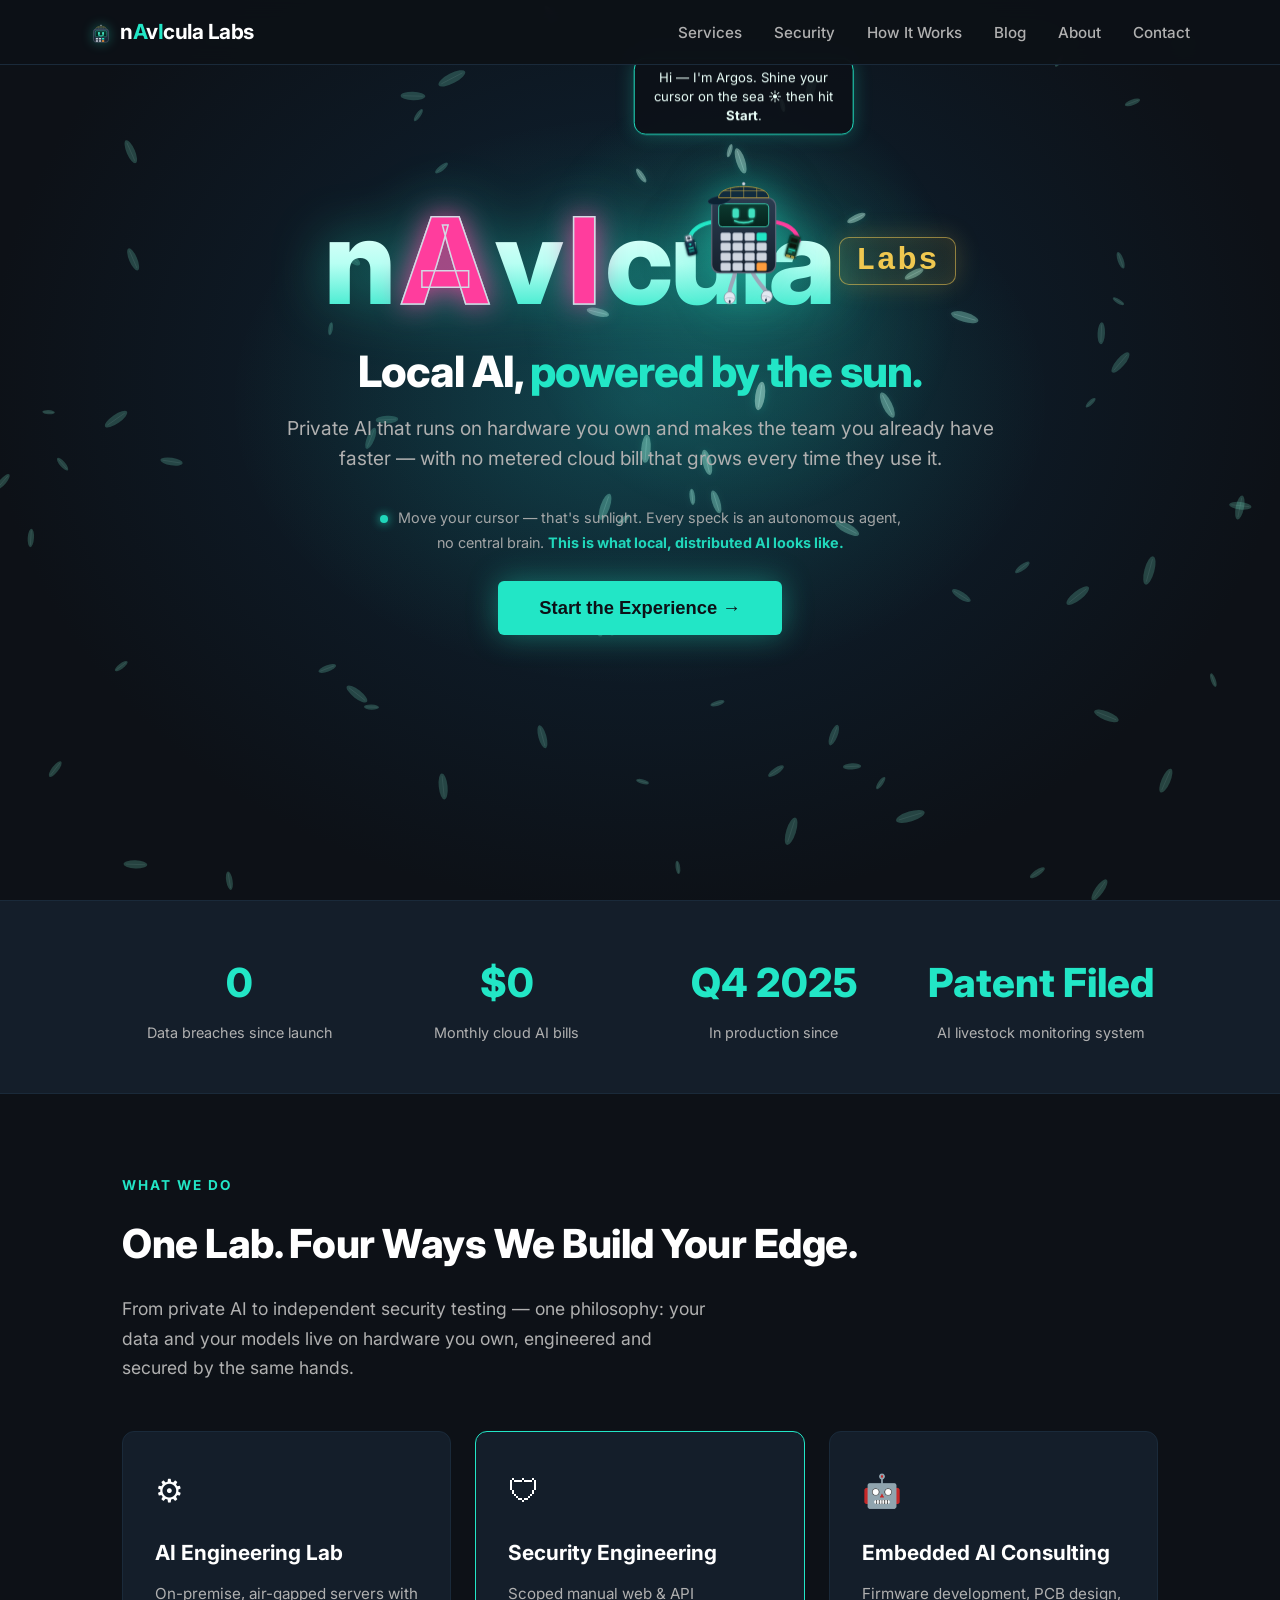
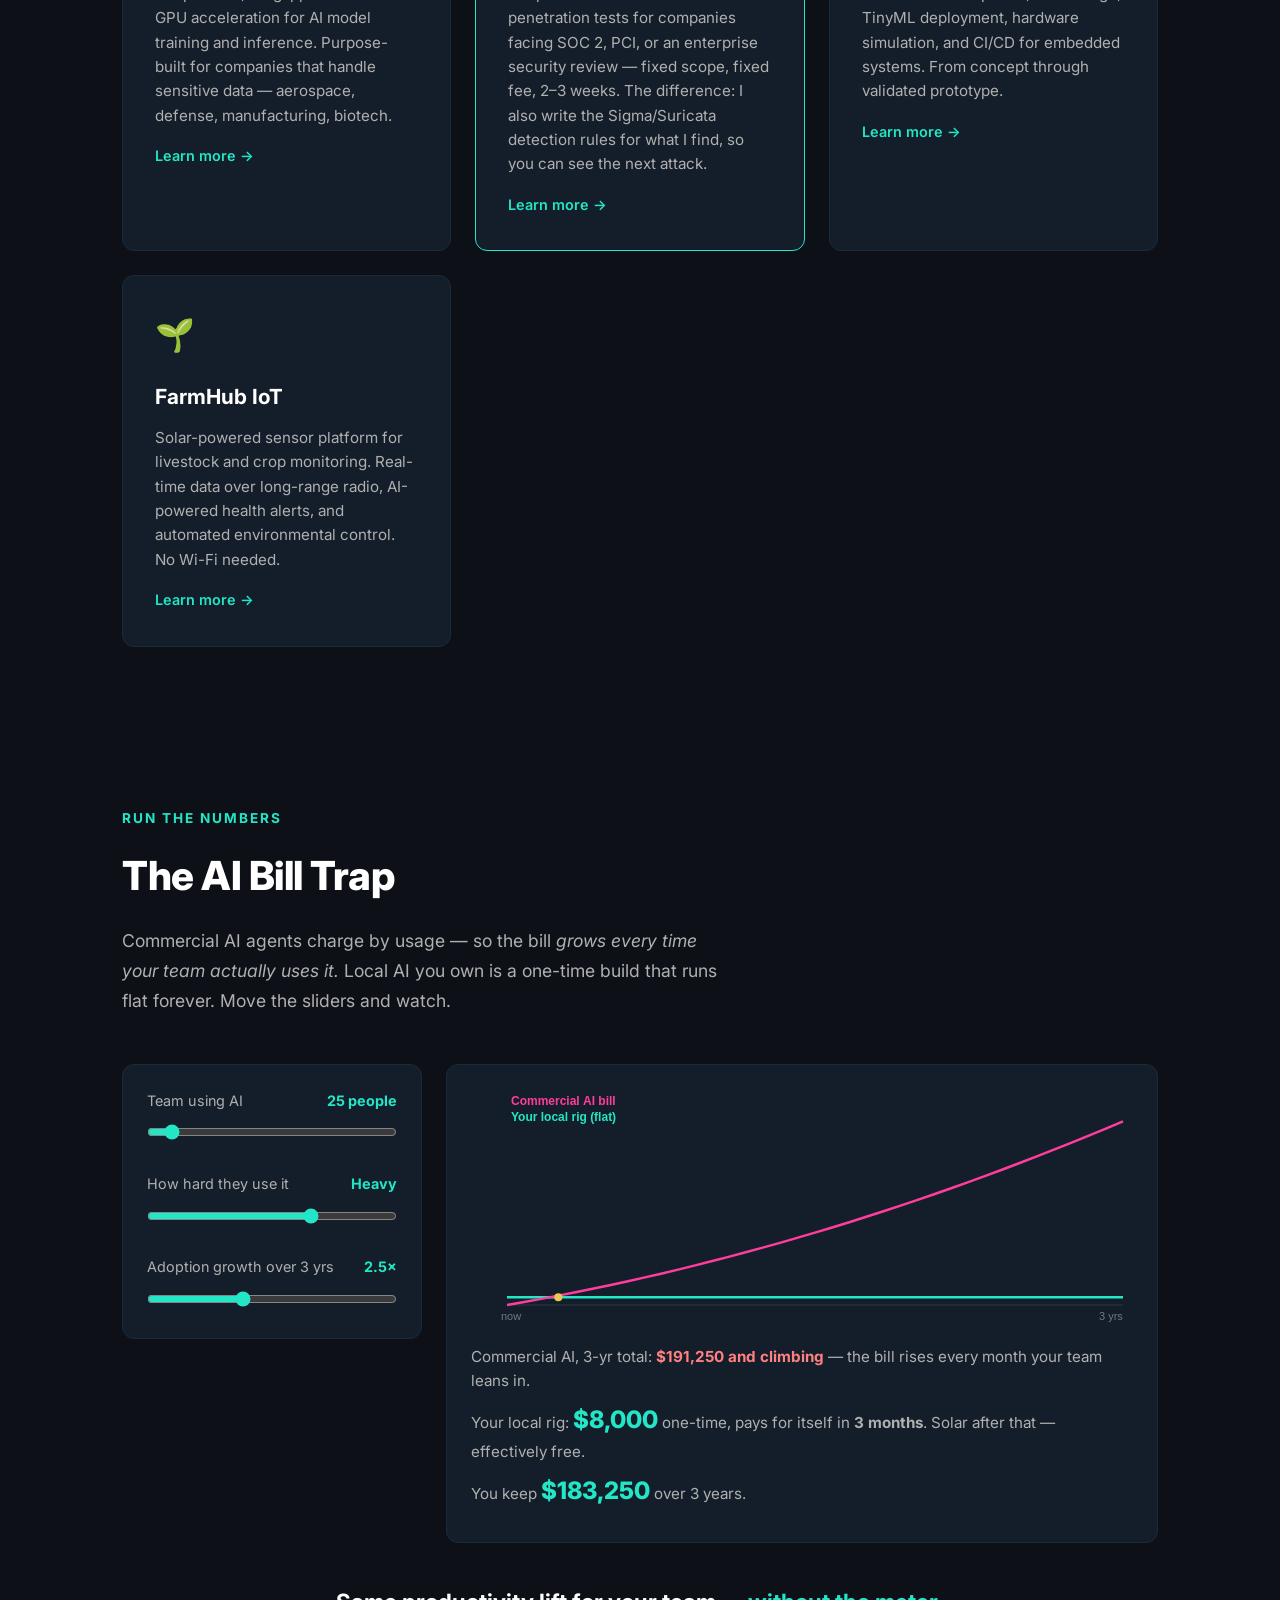
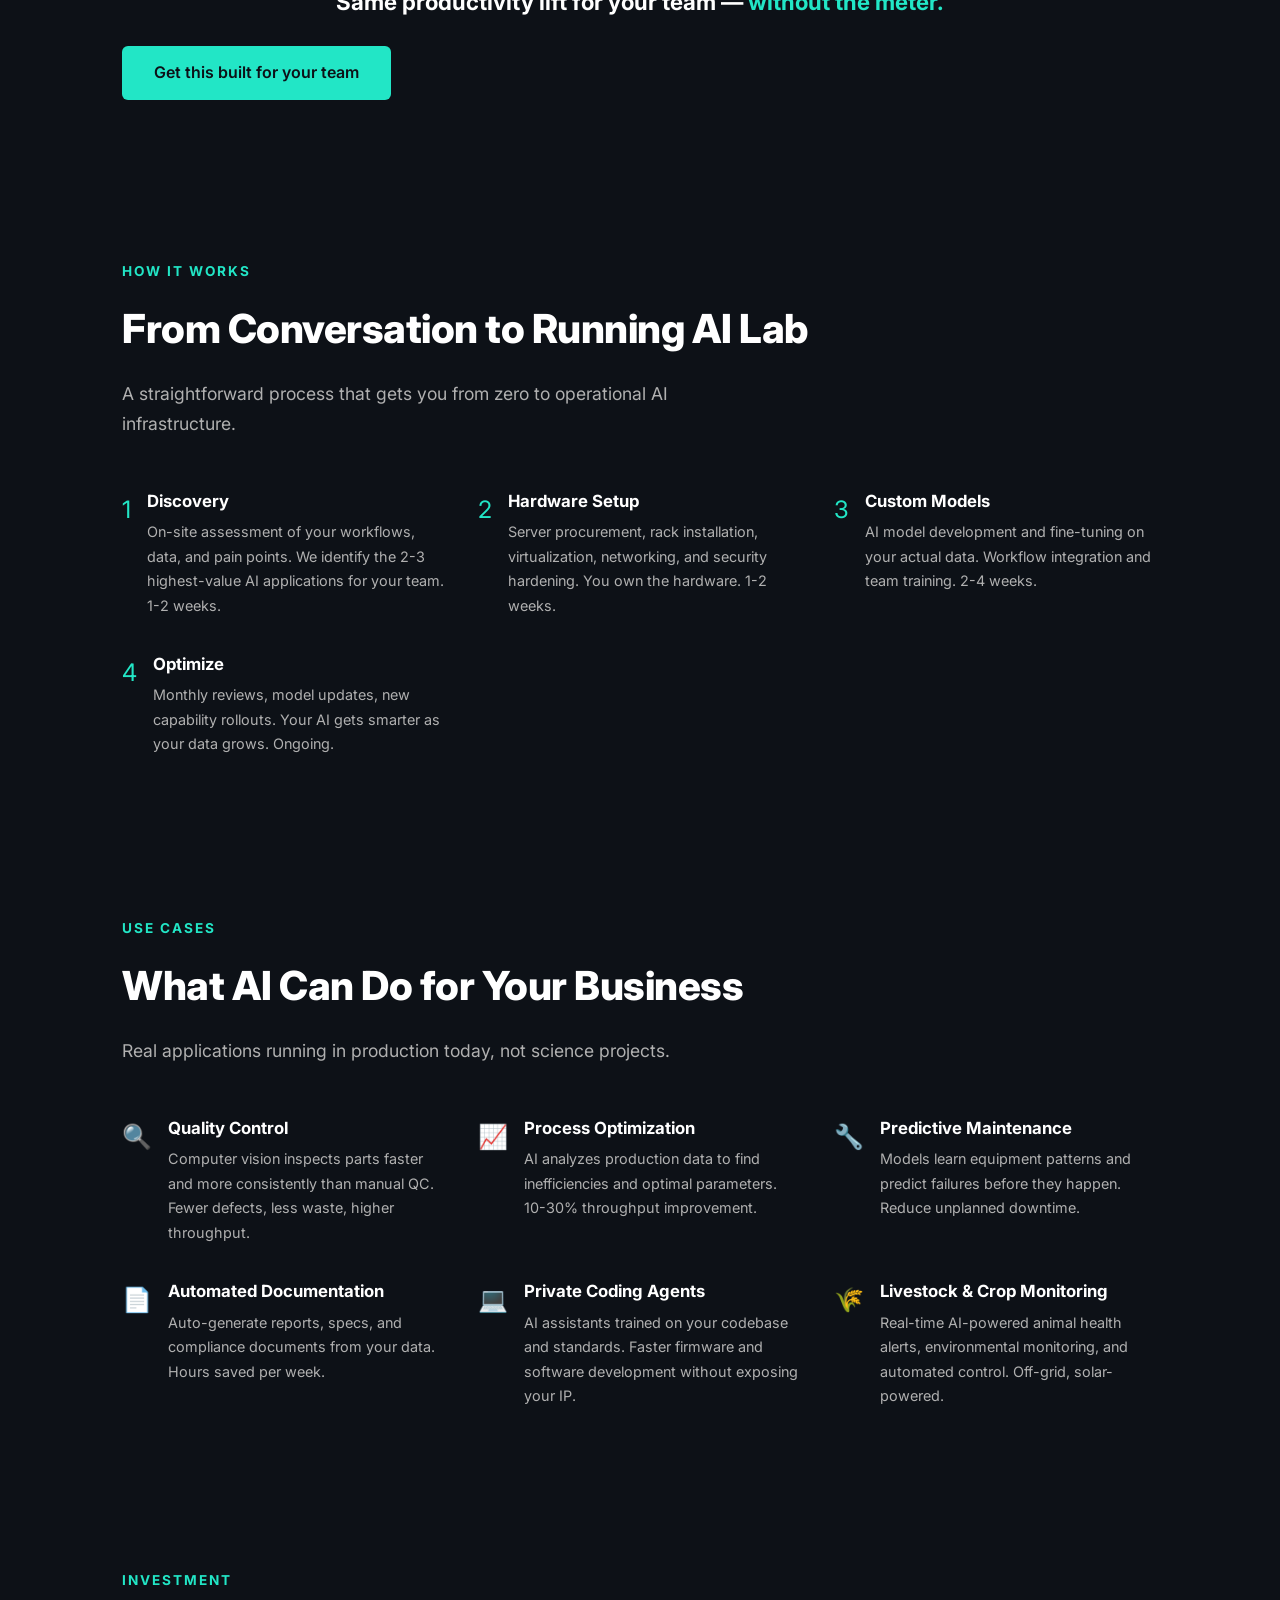
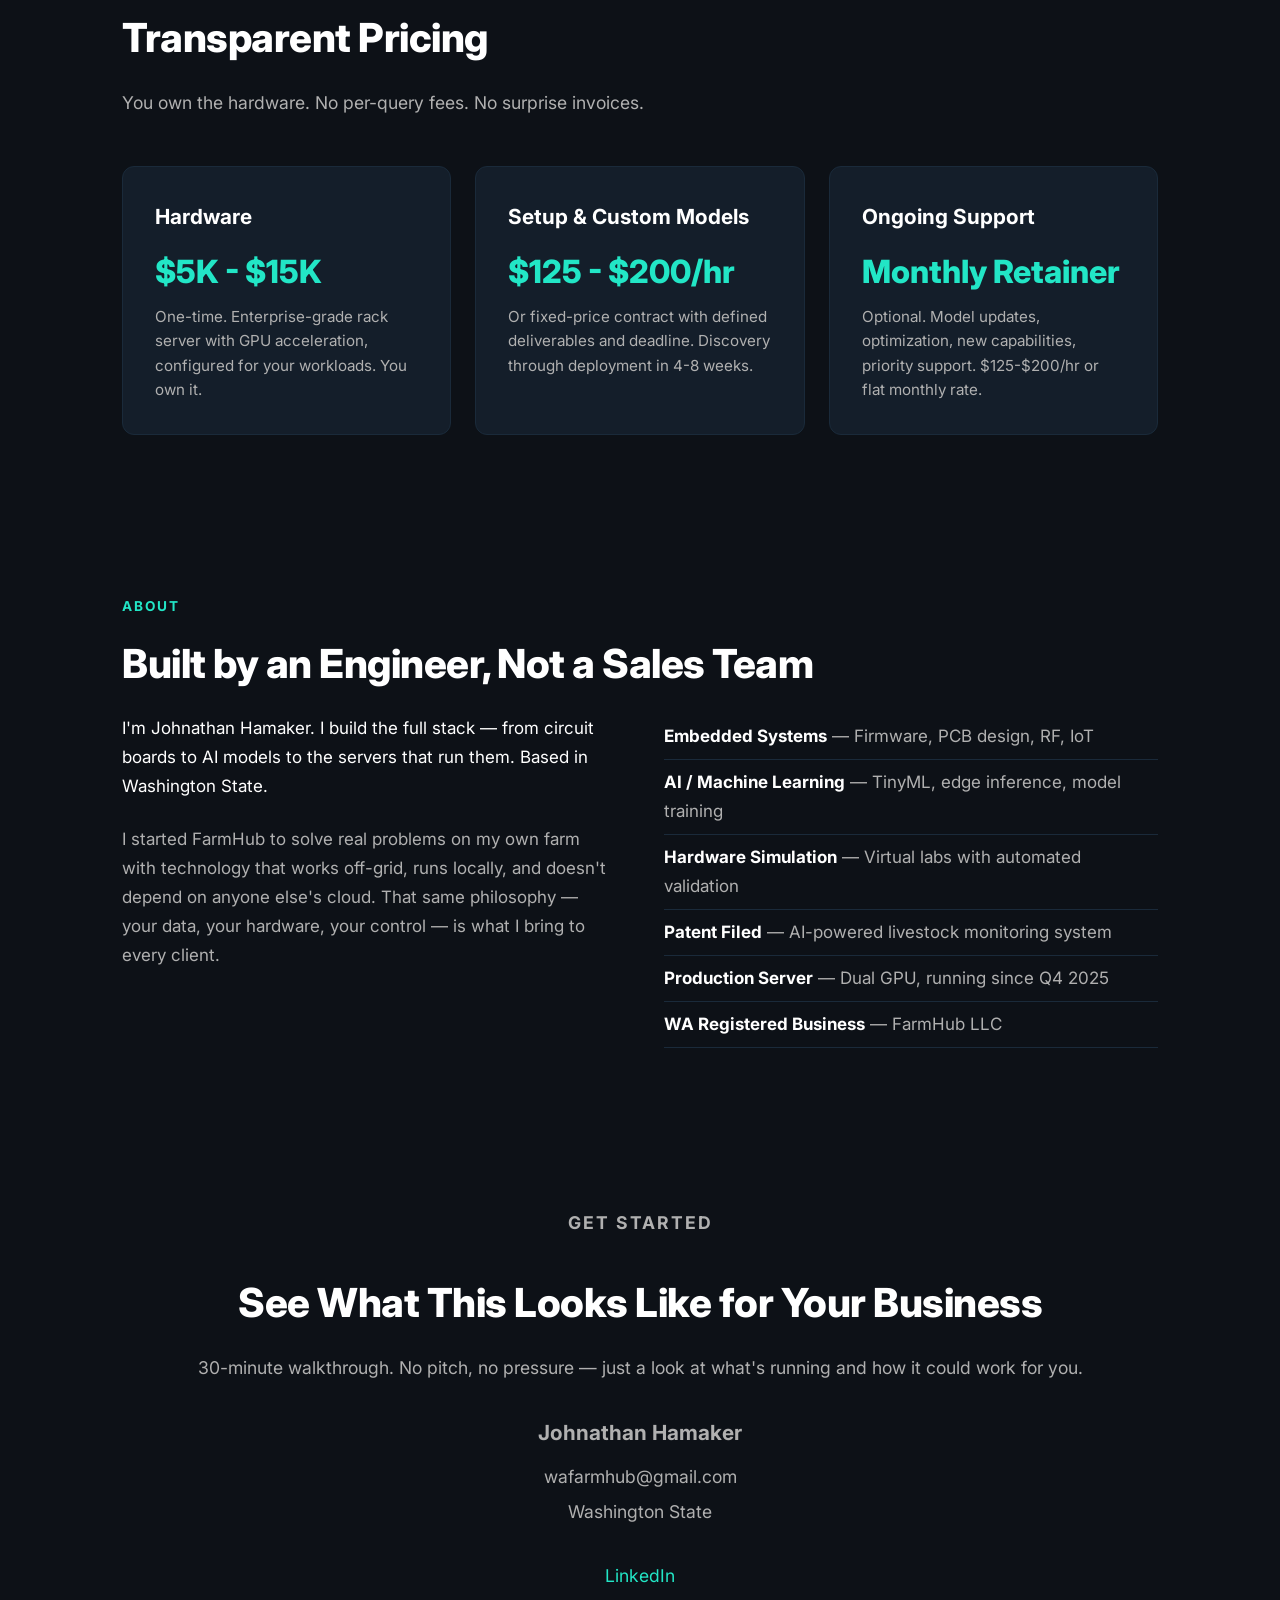
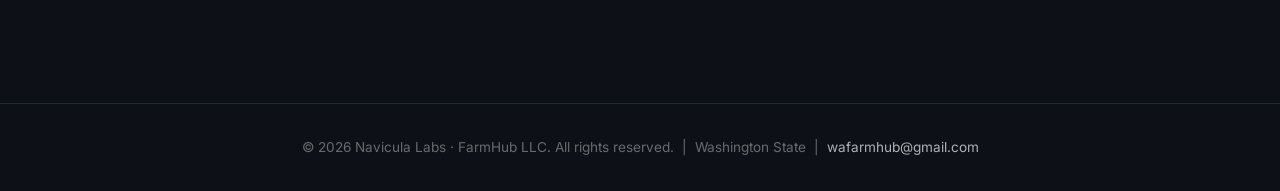
<file: index.html>
<!DOCTYPE html>
<html lang="en">
<head>
  <meta charset="UTF-8">
  <meta name="viewport" content="width=device-width, initial-scale=1.0">
  <title>Navicula Labs — Local AI That Makes Your Team Faster, Without the Cloud Bill</title>
  <meta name="description" content="Navicula builds private, solar-powered AI that runs on hardware you own — augmenting the team you already have. No metered cloud bill that grows every time they use it. Plus independent web & API penetration testing. Washington State.">
  <link rel="preconnect" href="https://fonts.googleapis.com">
  <link href="https://fonts.googleapis.com/css2?family=Inter:wght@400;500;600;700;800&display=swap" rel="stylesheet">
  <link rel="stylesheet" href="style.css">
  <link rel="icon" type="image/svg+xml" href="argos-mark.svg">
</head>
<body>

<!-- NAV -->
<nav>
  <div class="nav-inner">
    <a href="index.html" class="logo"><img src="argos-mark.svg" class="logo-mark" alt="Argos">n<span>A</span>v<span>I</span>cula Labs</a>
    <button class="nav-toggle" onclick="document.querySelector('nav ul').classList.toggle('open')">&#9776;</button>
    <ul>
      <li><a href="#services">Services</a></li>
      <li><a href="security.html">Security</a></li>
      <li><a href="#how-it-works">How It Works</a></li>
      <li><a href="blog.html">Blog</a></li>
      <li><a href="#about">About</a></li>
      <li><a href="#contact">Contact</a></li>
    </ul>
  </div>
</nav>

<!-- HERO: living Navicula sea — an agent swarm you light with your cursor, guided by Argos -->
<div class="hero-stage" id="hero-stage">
  <canvas id="navicula-sea"></canvas>

  <!-- Argos: the keeper who carries the light and guides the visitor to value -->
  <div id="argos-guide" class="argos-guide">
    <div class="argos-bubble" id="argos-bubble"></div>
    <img id="argos" class="argos-figure" src="argos.svg" alt="Argos, the Navicula keeper and your guide">
  </div>

  <div class="hero-copy">
    <div class="brandmark"><span class="word">n<span class="ai pink" title="the hidden AI">A</span>v<span class="ai pink" title="the hidden AI">I</span>cula</span><span class="labs">Labs</span></div>

    <h1>Local AI, <span class="highlight">powered by the sun.</span></h1>
    <p class="subtitle">Private AI that runs on hardware you own and makes the team you already have faster &mdash; with no metered cloud bill that grows every time they use it.</p>
    <p class="hero-caption"><span class="dot"></span> Move your cursor &mdash; that's sunlight. Every speck is an autonomous agent, no central brain. <strong>This is what local, distributed AI looks like.</strong></p>
    <div class="cta-row">
      <button type="button" class="btn btn-primary btn-xl" id="start-journey">Start the Experience &rarr;</button>
    </div>
  </div>
</div>

<!-- PROOF BAR -->
<div class="proof-bar">
  <div class="proof-inner">
    <div class="proof-stat">
      <div class="number">0</div>
      <div class="label">Data breaches since launch</div>
    </div>
    <div class="proof-stat">
      <div class="number">$0</div>
      <div class="label">Monthly cloud AI bills</div>
    </div>
    <div class="proof-stat">
      <div class="number">Q4 2025</div>
      <div class="label">In production since</div>
    </div>
    <div class="proof-stat">
      <div class="number">Patent Filed</div>
      <div class="label">AI livestock monitoring system</div>
    </div>
  </div>
</div>

<!-- SERVICES -->
<section id="services">
  <p class="section-label">What We Do</p>
  <h2>One Lab. Four Ways We Build Your Edge.</h2>
  <p class="section-desc">From private AI to independent security testing &mdash; one philosophy: your data and your models live on hardware you own, engineered and secured by the same hands.</p>

  <div class="services-grid">
    <div class="service-card">
      <div class="icon">&#9881;</div>
      <h3>AI Engineering Lab</h3>
      <p>On-premise, air-gapped servers with GPU acceleration for AI model training and inference. Purpose-built for companies that handle sensitive data &mdash; aerospace, defense, manufacturing, biotech.</p>
      <a href="ai-lab.html" class="learn-more">Learn more &rarr;</a>
    </div>

    <div class="service-card" style="border-color: var(--cyan);">
      <div class="icon">&#128737;</div>
      <h3>Security Engineering</h3>
      <p>Scoped manual web &amp; API penetration tests for companies facing SOC 2, PCI, or an enterprise security review &mdash; fixed scope, fixed fee, 2&ndash;3 weeks. The difference: I also write the Sigma/Suricata detection rules for what I find, so you can see the next attack.</p>
      <a href="security.html" class="learn-more">Learn more &rarr;</a>
    </div>

    <div class="service-card">
      <div class="icon">&#129302;</div>
      <h3>Embedded AI Consulting</h3>
      <p>Firmware development, PCB design, TinyML deployment, hardware simulation, and CI/CD for embedded systems. From concept through validated prototype.</p>
      <a href="consulting.html" class="learn-more">Learn more &rarr;</a>
    </div>

    <div class="service-card">
      <div class="icon">&#127793;</div>
      <h3>FarmHub IoT</h3>
      <p>Solar-powered sensor platform for livestock and crop monitoring. Real-time data over long-range radio, AI-powered health alerts, and automated environmental control. No Wi-Fi needed.</p>
      <a href="farmhub-iot.html" class="learn-more">Learn more &rarr;</a>
    </div>
  </div>
</section>

<!-- ROI SANDBOX: The AI Bill Trap -->
<section id="roi" class="roi-section">
  <p class="section-label">Run the Numbers</p>
  <h2>The AI Bill Trap</h2>
  <p class="section-desc">Commercial AI agents charge by usage &mdash; so the bill <em>grows every time your team actually uses it.</em> Local AI you own is a one-time build that runs flat forever. Move the sliders and watch.</p>

  <div class="roi-wrap">
    <div class="roi-controls">
      <label>Team using AI <span class="roi-out" id="roi-team-out">25 people</span>
        <input type="range" id="roi-team" min="3" max="300" value="25" step="1"></label>
      <label>How hard they use it <span class="roi-out" id="roi-use-out">Heavy</span>
        <input type="range" id="roi-use" min="1" max="4" value="3" step="1"></label>
      <label>Adoption growth over 3 yrs <span class="roi-out" id="roi-growth-out">2.5&times;</span>
        <input type="range" id="roi-growth" min="10" max="50" value="25" step="1"></label>
    </div>

    <div class="roi-viz">
      <canvas id="roi-chart"></canvas>
      <div class="roi-result" id="roi-result"></div>
    </div>
  </div>

  <p class="roi-punch">Same productivity lift for your team &mdash; <span class="highlight">without the meter.</span></p>
  <div class="cta-row" style="justify-content:center; margin-top:1.5rem;">
    <a href="#contact" class="btn btn-primary">Get this built for your team</a>
  </div>
</section>

<!-- HOW IT WORKS -->
<section id="how-it-works">
  <p class="section-label">How It Works</p>
  <h2>From Conversation to Running AI Lab</h2>
  <p class="section-desc">A straightforward process that gets you from zero to operational AI infrastructure.</p>

  <div class="features-list">
    <div class="feature">
      <div class="icon" style="color: var(--cyan);">1</div>
      <div>
        <h4>Discovery</h4>
        <p>On-site assessment of your workflows, data, and pain points. We identify the 2-3 highest-value AI applications for your team. 1-2 weeks.</p>
      </div>
    </div>
    <div class="feature">
      <div class="icon" style="color: var(--cyan);">2</div>
      <div>
        <h4>Hardware Setup</h4>
        <p>Server procurement, rack installation, virtualization, networking, and security hardening. You own the hardware. 1-2 weeks.</p>
      </div>
    </div>
    <div class="feature">
      <div class="icon" style="color: var(--cyan);">3</div>
      <div>
        <h4>Custom Models</h4>
        <p>AI model development and fine-tuning on your actual data. Workflow integration and team training. 2-4 weeks.</p>
      </div>
    </div>
    <div class="feature">
      <div class="icon" style="color: var(--cyan);">4</div>
      <div>
        <h4>Optimize</h4>
        <p>Monthly reviews, model updates, new capability rollouts. Your AI gets smarter as your data grows. Ongoing.</p>
      </div>
    </div>
  </div>
</section>

<!-- USE CASES -->
<section>
  <p class="section-label">Use Cases</p>
  <h2>What AI Can Do for Your Business</h2>
  <p class="section-desc">Real applications running in production today, not science projects.</p>

  <div class="features-list">
    <div class="feature">
      <div class="icon">&#128269;</div>
      <div>
        <h4>Quality Control</h4>
        <p>Computer vision inspects parts faster and more consistently than manual QC. Fewer defects, less waste, higher throughput.</p>
      </div>
    </div>
    <div class="feature">
      <div class="icon">&#128200;</div>
      <div>
        <h4>Process Optimization</h4>
        <p>AI analyzes production data to find inefficiencies and optimal parameters. 10-30% throughput improvement.</p>
      </div>
    </div>
    <div class="feature">
      <div class="icon">&#128295;</div>
      <div>
        <h4>Predictive Maintenance</h4>
        <p>Models learn equipment patterns and predict failures before they happen. Reduce unplanned downtime.</p>
      </div>
    </div>
    <div class="feature">
      <div class="icon">&#128196;</div>
      <div>
        <h4>Automated Documentation</h4>
        <p>Auto-generate reports, specs, and compliance documents from your data. Hours saved per week.</p>
      </div>
    </div>
    <div class="feature">
      <div class="icon">&#128187;</div>
      <div>
        <h4>Private Coding Agents</h4>
        <p>AI assistants trained on your codebase and standards. Faster firmware and software development without exposing your IP.</p>
      </div>
    </div>
    <div class="feature">
      <div class="icon">&#127806;</div>
      <div>
        <h4>Livestock &amp; Crop Monitoring</h4>
        <p>Real-time AI-powered animal health alerts, environmental monitoring, and automated control. Off-grid, solar-powered.</p>
      </div>
    </div>
  </div>
</section>

<!-- PRICING -->
<section>
  <p class="section-label">Investment</p>
  <h2>Transparent Pricing</h2>
  <p class="section-desc">You own the hardware. No per-query fees. No surprise invoices.</p>

  <div class="services-grid">
    <div class="service-card">
      <h3>Hardware</h3>
      <p style="font-size: 2rem; color: var(--cyan); font-weight: 800; margin-bottom: 0.5rem;">$5K - $15K</p>
      <p>One-time. Enterprise-grade rack server with GPU acceleration, configured for your workloads. You own it.</p>
    </div>
    <div class="service-card">
      <h3>Setup &amp; Custom Models</h3>
      <p style="font-size: 2rem; color: var(--cyan); font-weight: 800; margin-bottom: 0.5rem;">$125 - $200/hr</p>
      <p>Or fixed-price contract with defined deliverables and deadline. Discovery through deployment in 4-8 weeks.</p>
    </div>
    <div class="service-card">
      <h3>Ongoing Support</h3>
      <p style="font-size: 2rem; color: var(--cyan); font-weight: 800; margin-bottom: 0.5rem;">Monthly Retainer</p>
      <p>Optional. Model updates, optimization, new capabilities, priority support. $125-$200/hr or flat monthly rate.</p>
    </div>
  </div>
</section>

<!-- ABOUT -->
<section id="about">
  <p class="section-label">About</p>
  <h2>Built by an Engineer, Not a Sales Team</h2>

  <div class="about-grid">
    <div>
      <p style="margin-bottom: 1.5rem;">I'm Johnathan Hamaker. I build the full stack — from circuit boards to AI models to the servers that run them. Based in Washington State.</p>
      <p style="color: var(--gray-light);">I started FarmHub to solve real problems on my own farm with technology that works off-grid, runs locally, and doesn't depend on anyone else's cloud. That same philosophy — your data, your hardware, your control — is what I bring to every client.</p>
    </div>
    <div>
      <ul class="credentials">
        <li><strong>Embedded Systems</strong> — Firmware, PCB design, RF, IoT</li>
        <li><strong>AI / Machine Learning</strong> — TinyML, edge inference, model training</li>
        <li><strong>Hardware Simulation</strong> — Virtual labs with automated validation</li>
        <li><strong>Patent Filed</strong> — AI-powered livestock monitoring system</li>
        <li><strong>Production Server</strong> — Dual GPU, running since Q4 2025</li>
        <li><strong>WA Registered Business</strong> — FarmHub LLC</li>
      </ul>
    </div>
  </div>
</section>

<!-- CTA -->
<section id="contact" class="cta-section">
  <p class="section-label">Get Started</p>
  <h2>See What This Looks Like for Your Business</h2>
  <p>30-minute walkthrough. No pitch, no pressure — just a look at what's running and how it could work for you.</p>
  <p style="font-size: 1.3rem; margin-bottom: 0.5rem;"><strong>Johnathan Hamaker</strong></p>
  <p style="font-size: 1.1rem; color: var(--gray-light); line-height: 2;">
    wafarmhub@gmail.com<br>
    Washington State
  </p>
  <p style="margin-top: 1.5rem; color: var(--gray-dark);">
    <a href="https://www.linkedin.com/in/johnathan-hamaker-a85039198" target="_blank">LinkedIn</a>
  </p>
</section>

<!-- FOOTER -->
<footer>
  <p>&copy; 2026 Navicula Labs &middot; FarmHub LLC. All rights reserved. &nbsp;|&nbsp; Washington State &nbsp;|&nbsp; <a href="mailto:wafarmhub@gmail.com">wafarmhub@gmail.com</a></p>
</footer>

<!-- Navicula: living agent-swarm sea + Argos the guide + the ROI sandbox -->
<script>
/* ===== 0. Living Twin — per-prospect personalization from one ?t= blob =====
   Pure function of the URL. Absent/corrupt blob => __TWIN stays null and the
   page renders as the generic homepage. Never STATES a sourced fact; only
   greets by name + pre-fills editable estimates. All values clamped/sanitized. */
(function () {
  window.__TWIN = null;
  try {
    var p = new URLSearchParams(location.search).get('t');
    if (!p) return;
    var b64 = p.replace(/-/g, '+').replace(/_/g, '/');
    while (b64.length % 4) b64 += '=';
    var raw = decodeURIComponent(escape(atob(b64)));   // UTF-8 safe
    var d = JSON.parse(raw);
    if (!d || typeof d !== 'object') return;
    var clampInt = function (v, lo, hi, dflt) {
      v = parseInt(v, 10); if (isNaN(v)) return dflt;
      return Math.max(lo, Math.min(hi, v));
    };
    var name = (typeof d.c === 'string') ? d.c.slice(0, 60).replace(/[<>]/g, '').trim() : '';
    window.__TWIN = Object.freeze({
      company: name || '',
      team:    ('tm' in d) ? clampInt(d.tm, 3, 300, null) : null,  // ROI: team using AI
      use:     ('u'  in d) ? clampInt(d.u, 1, 4, null)    : null,  // ROI: usage intensity 1-4
      growth:  ('g'  in d) ? clampInt(d.g, 10, 50, null)  : null   // ROI: growth ×10 (slider form)
    });
  } catch (e) { window.__TWIN = null; }   // any corruption -> generic homepage

  // Hero headline personalization (textContent-safe; never markup from the blob)
  try {
    var T = window.__TWIN;
    if (T && T.company) {
      var h1 = document.querySelector('.hero-copy h1');
      if (h1 && !document.querySelector('.twin-hello')) {
        var hello = document.createElement('p');
        hello.className = 'twin-hello';
        hello.setAttribute('style', 'font-size:1.05rem;color:#22e6c6;margin:0 0 .5rem;font-weight:600;letter-spacing:.01em;');
        hello.textContent = 'Built for the team at ' + T.company;
        h1.parentNode.insertBefore(hello, h1);
      }
    }
  } catch (e) {}
})();

/* ===== 1. Living Navicula sea — cursor = sunlight, each speck an agent ===== */
(function () {
  var cv = document.getElementById('navicula-sea');
  var stage = document.getElementById('hero-stage');
  var guide = document.getElementById('argos-guide');
  if (!cv || !stage) return;
  var ctx = cv.getContext('2d');
  var reduce = window.matchMedia && window.matchMedia('(prefers-reduced-motion: reduce)').matches;
  var W = 0, H = 0, DPR = 1, cells = [], t = 0, raf = 0, idle = 0;
  var light = { x: 0, y: 0, tx: 0, ty: 0, has: false };
  var gx = 0, gy = 0;
  window.__journey = false;

  function seed(n) {
    cells = [];
    for (var i = 0; i < n; i++) cells.push({
      x: Math.random() * W, y: Math.random() * H,
      vx: (Math.random() - 0.5) * 0.3, vy: (Math.random() - 0.5) * 0.3,
      len: 6 + Math.random() * 9, ph: Math.random() * 6.28, ang: 0
    });
  }
  // the light rests on the title by default, so the swarm gathers around it
  function titleCenter() {
    var b = stage.querySelector('.brandmark');
    if (!b) return { x: W * 0.5, y: H * 0.44 };
    var sr = stage.getBoundingClientRect(), br = b.getBoundingClientRect();
    return { x: br.left - sr.left + br.width / 2, y: br.top - sr.top + br.height / 2 };
  }
  function resize() {
    var r = stage.getBoundingClientRect();
    W = r.width; H = r.height; DPR = Math.min(window.devicePixelRatio || 1, 2);
    cv.width = W * DPR; cv.height = H * DPR;
    cv.style.width = W + 'px'; cv.style.height = H + 'px';
    ctx.setTransform(DPR, 0, 0, DPR, 0, 0);
    var n = Math.round(Math.min(120, Math.max(36, W * H / 15000)));
    if (cells.length !== n) seed(n);
    if (!light.has) { var c0 = titleCenter(); light.tx = c0.x; light.ty = c0.y; light.x = c0.x; light.y = c0.y; }
  }
  stage.addEventListener('pointermove', function (e) {
    var r = stage.getBoundingClientRect();
    light.tx = e.clientX - r.left; light.ty = e.clientY - r.top; light.has = true; idle = 0;
  });
  stage.addEventListener('pointerleave', function () { light.has = false; });

  function frame() {
    t += 0.016; idle++;
    if (!light.has || idle > 200) {
      var c = titleCenter();
      light.tx = c.x + Math.cos(t * 0.5) * Math.min(W * 0.12, 120);
      light.ty = c.y + Math.sin(t * 0.7) * Math.min(H * 0.07, 55);
    }
    light.x += (light.tx - light.x) * 0.06;
    light.y += (light.ty - light.y) * 0.06;

    ctx.clearRect(0, 0, W, H);
    var g = ctx.createRadialGradient(light.x, light.y, 0, light.x, light.y, 220);
    g.addColorStop(0, 'rgba(34,230,198,0.18)'); g.addColorStop(1, 'rgba(34,230,198,0)');
    ctx.fillStyle = g; ctx.fillRect(0, 0, W, H);

    for (var i = 0; i < cells.length; i++) {
      var c = cells[i];
      var dx = light.x - c.x, dy = light.y - c.y, d = Math.sqrt(dx * dx + dy * dy) + 0.01;
      var lit = Math.max(0, 1 - d / 330);
      var pull = 0.012 * (0.3 + lit);
      c.vx += dx / d * pull; c.vy += dy / d * pull;
      c.vx += Math.cos(c.ph + t) * 0.004; c.vy += Math.sin(c.ph + t * 0.9) * 0.004;
      c.vx *= 0.97; c.vy *= 0.97;
      var sp = Math.sqrt(c.vx * c.vx + c.vy * c.vy), max = 0.4 + lit * 1.5;
      if (sp > max) { c.vx = c.vx / sp * max; c.vy = c.vy / sp * max; }
      c.x += c.vx; c.y += c.vy; c.ang = Math.atan2(c.vy, c.vx);
      if (c.x < -20) c.x = W + 20; if (c.x > W + 20) c.x = -20;
      if (c.y < -20) c.y = H + 20; if (c.y > H + 20) c.y = -20;
      var glow = 0.22 + lit * 0.78;
      ctx.save(); ctx.translate(c.x, c.y); ctx.rotate(c.ang);
      ctx.beginPath(); ctx.ellipse(0, 0, c.len, c.len * 0.34, 0, 0, 6.2832);
      ctx.fillStyle = 'rgba(' + Math.round(120 + 130 * lit) + ',235,' + Math.round(205 + 30 * lit) + ',' + (0.12 + 0.5 * glow) + ')';
      ctx.shadowColor = 'rgba(34,230,198,' + (0.6 * lit) + ')'; ctx.shadowBlur = 12 * lit;
      ctx.fill();
      ctx.shadowBlur = 0;
      ctx.strokeStyle = 'rgba(220,255,250,' + (0.12 + 0.4 * lit) + ')'; ctx.lineWidth = 0.6;
      ctx.beginPath(); ctx.moveTo(-c.len * 0.8, 0); ctx.lineTo(c.len * 0.8, 0); ctx.stroke();
      ctx.restore();
    }

    if (guide && !window.__journey) {
      var gw = guide.offsetWidth, gh = guide.offsetHeight;
      var tx = light.x - gw / 2, ty = light.y - gh + 12;
      gx += (tx - gx) * 0.07; gy += (ty - gy) * 0.07;
      guide.style.transform = 'translate(' + gx.toFixed(1) + 'px,' + gy.toFixed(1) + 'px)';
    }
    raf = requestAnimationFrame(frame);
  }
  function staticRender() {
    resize(); ctx.clearRect(0, 0, W, H);
    for (var i = 0; i < cells.length; i++) {
      var c = cells[i];
      ctx.save(); ctx.translate(c.x, c.y);
      ctx.beginPath(); ctx.ellipse(0, 0, c.len, c.len * 0.34, 0, 0, 6.2832);
      ctx.fillStyle = 'rgba(120,230,210,0.28)'; ctx.fill(); ctx.restore();
    }
    if (guide) guide.style.transform = 'translate(' + (W * 0.5 - guide.offsetWidth / 2) + 'px,' + (H * 0.3) + 'px)';
  }
  window.addEventListener('resize', function () { clearTimeout(window.__nrz); window.__nrz = setTimeout(resize, 150); });
  resize();
  if (reduce) staticRender();
  else { gx = W * 0.5; gy = H * 0.3; raf = requestAnimationFrame(frame); }
})();

/* ===== 2. Argos the guide — greeting, the single-CTA journey, section bubbles ===== */
(function () {
  var guide = document.getElementById('argos-guide');
  var bubble = document.getElementById('argos-bubble');
  var start = document.getElementById('start-journey');
  if (!guide || !bubble) return;

  function say(html) { bubble.innerHTML = html; bubble.classList.add('show'); }

  setTimeout(function () {
    var T = window.__TWIN;
    if (T && T.company) {
      say("Hi " + T.company + " — I'm Argos. I lit up the sea for you ☀ shine your cursor on it, then hit <b>Start</b> — I pre-ran your numbers below.");
    } else {
      say("Hi — I'm Argos. Shine your cursor on the sea ☀ then hit <b>Start</b>.");
    }
  }, 1200);

  var TOUR = {
    'services':     "Four ways we build your edge — pick one to dive in.",
    'roi':          "Drag these sliders — watch the cloud bill climb while your own AI stays flat.",
    'how-it-works': "From a conversation to a running AI lab in weeks.",
    'about':        "Built by one engineer, not a sales team.",
    'contact':      "Ready when you are — let's talk about your team."
  };

  function beginJourney() {
    if (window.__journey) return;
    window.__journey = true;
    guide.classList.add('fixed');
    say("Follow me — I'll show you what matters. ↓");
    var roi = document.getElementById('roi');
    if (roi) roi.scrollIntoView({ behavior: 'smooth' });
    if ('IntersectionObserver' in window) {
      var io = new IntersectionObserver(function (ents) {
        ents.forEach(function (e) { if (e.isIntersecting && TOUR[e.target.id]) say(TOUR[e.target.id]); });
      }, { threshold: 0.4 });
      Object.keys(TOUR).forEach(function (id) { var s = document.getElementById(id); if (s) io.observe(s); });
    }
  }
  if (start) start.addEventListener('click', beginJourney);
})();

/* ===== 3. ROI sandbox — "The AI Bill Trap" (deterministic, editable constants) ===== */
(function () {
  var team = document.getElementById('roi-team'),
      use = document.getElementById('roi-use'),
      growth = document.getElementById('roi-growth'),
      cv = document.getElementById('roi-chart');
  if (!team || !cv) return;
  var ctx = cv.getContext('2d');
  var USE_LABELS = ['', 'Light', 'Moderate', 'Heavy', 'Agentic'];
  var USE_PP = [0, 15, 50, 120, 300]; // $/person/month on commercial AI, by intensity
  function fmt(n) { return '$' + Math.round(n).toLocaleString(); }

  function calc() {
    var T = +team.value, U = +use.value, G = +growth.value / 10; // 1.0–5.0x growth
    var pp = USE_PP[U], series = [], cum = 0;
    for (var m = 1; m <= 36; m++) { cum += T * pp * (1 + (G - 1) * (m / 36)); series.push(cum); }
    var rig = 4000 + Math.ceil(T / 25) * 2500 + (U >= 3 ? 1500 : 0);
    var cross = 0;
    for (var k = 0; k < series.length; k++) { if (series[k] >= rig) { cross = k + 1; break; } }
    return { T: T, U: U, G: G, series: series, rig: rig, cross: cross, comm: series[35] };
  }
  function draw(d) {
    var w = cv.clientWidth, h = 240, DPR = Math.min(window.devicePixelRatio || 1, 2);
    cv.width = w * DPR; cv.height = h * DPR; ctx.setTransform(DPR, 0, 0, DPR, 0, 0);
    ctx.clearRect(0, 0, w, h);
    var pad = 36, max = Math.max(d.comm, d.rig) * 1.1 || 1;
    var X = function (m) { return pad + (w - pad - 10) * (m / 36); };
    var Y = function (v) { return h - 24 - (h - 38) * (v / max); };
    ctx.strokeStyle = 'rgba(255,255,255,0.12)'; ctx.lineWidth = 1;
    ctx.beginPath(); ctx.moveTo(pad, h - 24); ctx.lineTo(w - 10, h - 24); ctx.stroke();
    ctx.strokeStyle = '#22e6c6'; ctx.lineWidth = 2.5;
    ctx.beginPath(); ctx.moveTo(X(0), Y(d.rig)); ctx.lineTo(X(36), Y(d.rig)); ctx.stroke();
    ctx.strokeStyle = '#ff3d9d'; ctx.lineWidth = 2.5; ctx.beginPath(); ctx.moveTo(X(0), Y(0));
    for (var m = 1; m <= 36; m++) ctx.lineTo(X(m), Y(d.series[m - 1]));
    ctx.stroke();
    if (d.cross) { ctx.fillStyle = '#f0c850'; ctx.beginPath(); ctx.arc(X(d.cross), Y(d.rig), 4, 0, 6.2832); ctx.fill(); }
    ctx.font = '600 12px Inter,sans-serif';
    ctx.fillStyle = '#ff3d9d'; ctx.fillText('Commercial AI bill', pad + 4, 16);
    ctx.fillStyle = '#22e6c6'; ctx.fillText('Your local rig (flat)', pad + 4, 32);
    ctx.fillStyle = 'rgba(255,255,255,0.4)'; ctx.font = '11px Inter,sans-serif';
    ctx.fillText('now', pad - 6, h - 9); ctx.fillText('3 yrs', w - 34, h - 9);
  }
  function render() {
    var d = calc();
    document.getElementById('roi-team-out').textContent = d.T + ' people';
    document.getElementById('roi-use-out').textContent = USE_LABELS[d.U] + (d.U >= 4 ? ' (10–100× tokens)' : '');
    document.getElementById('roi-growth-out').textContent = d.G.toFixed(1) + '×';
    draw(d);
    var save = d.comm - d.rig;
    document.getElementById('roi-result').innerHTML =
      '<p>Commercial AI, 3-yr total: <span class="warn">' + fmt(d.comm) + ' and climbing</span> — the bill rises every month your team leans in.</p>' +
      '<p>Your local rig: <span class="big">' + fmt(d.rig) + '</span> one-time' + (d.cross ? ', pays for itself in <b>' + d.cross + ' months</b>' : '') + '. Solar after that — effectively free.</p>' +
      (save > 0 ? '<p>You keep <span class="big">' + fmt(save) + '</span> over 3 years.</p>' : '');
  }
  [team, use, growth].forEach(function (el) { el.addEventListener('input', render); });
  window.addEventListener('resize', function () { clearTimeout(window.__rrz); window.__rrz = setTimeout(render, 150); });
  // Living Twin: pre-fill the sliders with the prospect's numbers before the first paint
  (function () {
    var T = window.__TWIN; if (!T) return;
    if (T.team   != null) team.value   = T.team;
    if (T.use    != null) use.value    = T.use;
    if (T.growth != null) growth.value = T.growth;
  })();
  render();
})();
</script>

</body>
</html>
</file>
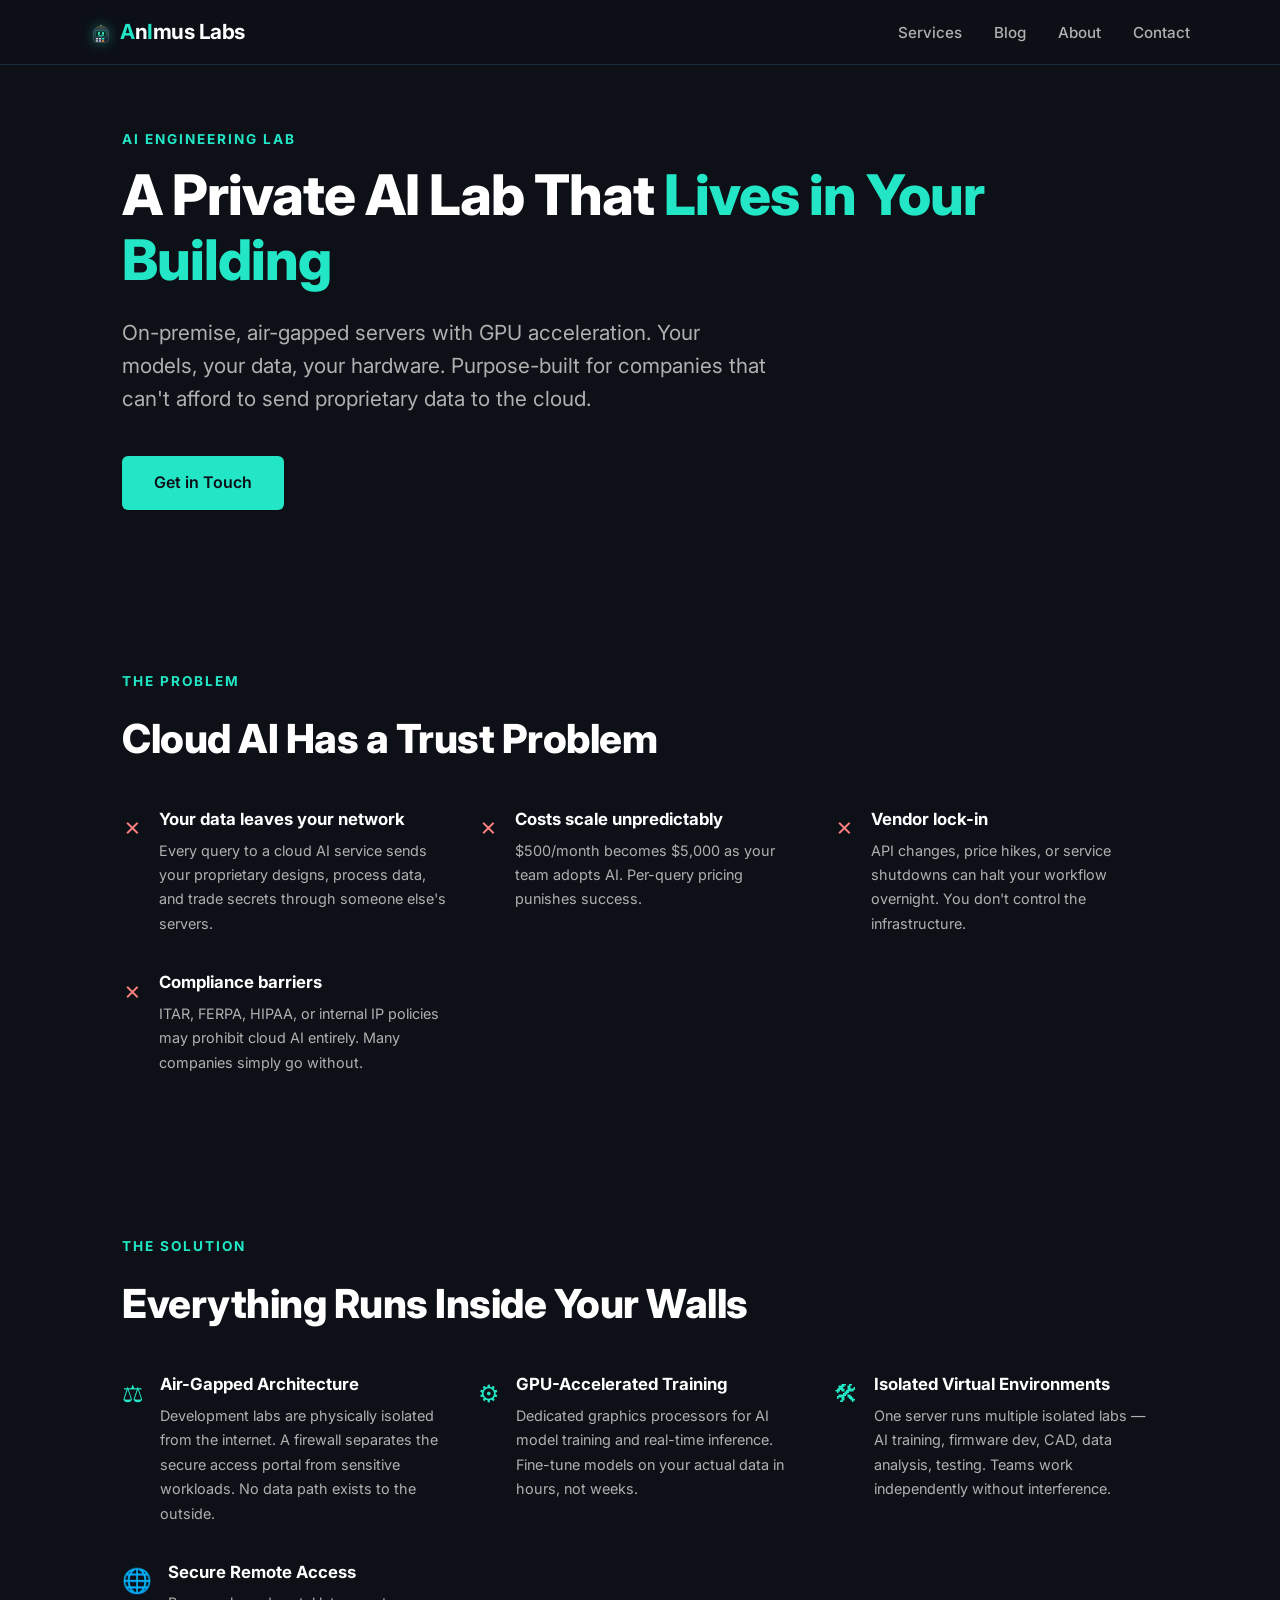
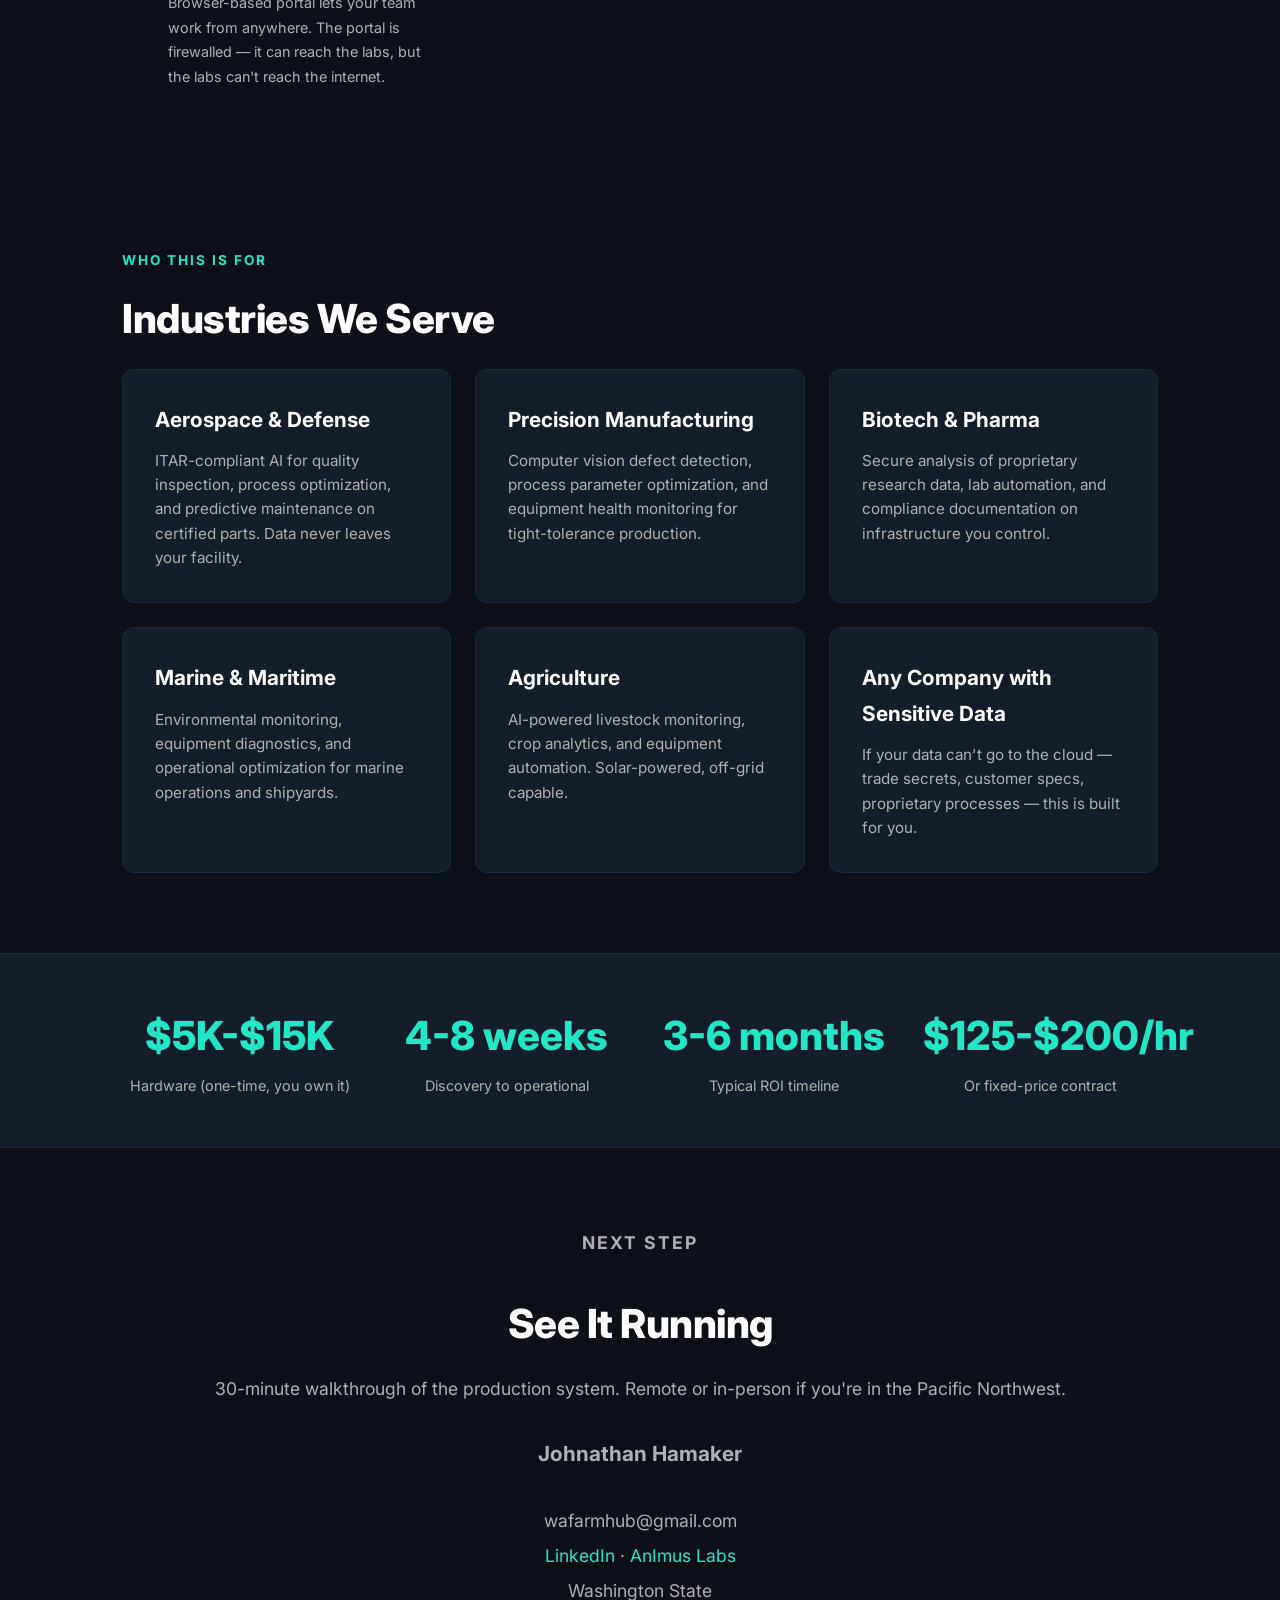
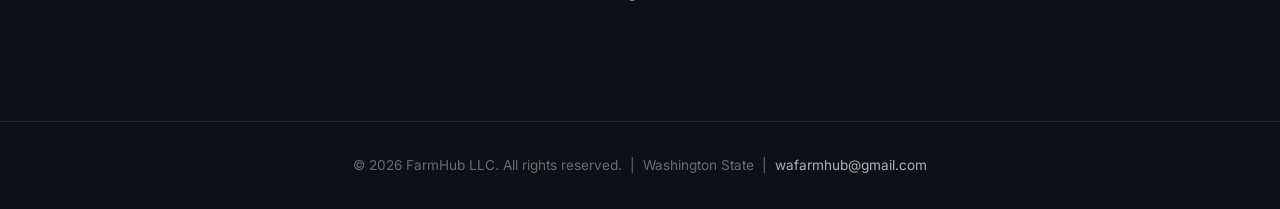
<file: ai-lab.html>
<!DOCTYPE html>
<html lang="en">
<head>
  <meta charset="UTF-8">
  <meta name="viewport" content="width=device-width, initial-scale=1.0">
  <title>AI Engineering Lab — On-Premise AI Infrastructure | AnImus Labs</title>
  <meta name="description" content="Air-gapped, GPU-accelerated AI servers for manufacturing, defense, biotech, and R&D. Your data never leaves your building.">
  <link href="https://fonts.googleapis.com/css2?family=Inter:wght@400;500;600;700;800&display=swap" rel="stylesheet">
  <link rel="stylesheet" href="style.css">
  <link rel="icon" type="image/svg+xml" href="argos-mark.svg">
</head>
<body>

<nav>
  <div class="nav-inner">
    <a href="index.html" class="logo"><img src="argos-mark.svg" class="logo-mark" alt="Argos"><span>A</span>n<span>I</span>mus Labs</a>
    <button class="nav-toggle" onclick="document.querySelector('nav ul').classList.toggle('open')">&#9776;</button>
    <ul>
      <li><a href="index.html#services">Services</a></li>
      <li><a href="blog.html">Blog</a></li>
      <li><a href="index.html#about">About</a></li>
      <li><a href="index.html#contact">Contact</a></li>
    </ul>
  </div>
</nav>

<div class="hero" style="min-height: 60vh;">
  <p class="section-label">AI Engineering Lab</p>
  <h1>A Private AI Lab That <span class="highlight">Lives in Your Building</span></h1>
  <p class="subtitle">On-premise, air-gapped servers with GPU acceleration. Your models, your data, your hardware. Purpose-built for companies that can't afford to send proprietary data to the cloud.</p>
  <div class="cta-row">
    <a href="#contact" class="btn btn-primary">Get in Touch</a>
  </div>
</div>

<section>
  <p class="section-label">The Problem</p>
  <h2>Cloud AI Has a Trust Problem</h2>
  <div class="features-list">
    <div class="feature">
      <div class="icon" style="color: var(--red-soft);">&#10007;</div>
      <div>
        <h4>Your data leaves your network</h4>
        <p>Every query to a cloud AI service sends your proprietary designs, process data, and trade secrets through someone else's servers.</p>
      </div>
    </div>
    <div class="feature">
      <div class="icon" style="color: var(--red-soft);">&#10007;</div>
      <div>
        <h4>Costs scale unpredictably</h4>
        <p>$500/month becomes $5,000 as your team adopts AI. Per-query pricing punishes success.</p>
      </div>
    </div>
    <div class="feature">
      <div class="icon" style="color: var(--red-soft);">&#10007;</div>
      <div>
        <h4>Vendor lock-in</h4>
        <p>API changes, price hikes, or service shutdowns can halt your workflow overnight. You don't control the infrastructure.</p>
      </div>
    </div>
    <div class="feature">
      <div class="icon" style="color: var(--red-soft);">&#10007;</div>
      <div>
        <h4>Compliance barriers</h4>
        <p>ITAR, FERPA, HIPAA, or internal IP policies may prohibit cloud AI entirely. Many companies simply go without.</p>
      </div>
    </div>
  </div>
</section>

<section>
  <p class="section-label">The Solution</p>
  <h2>Everything Runs Inside Your Walls</h2>
  <div class="features-list">
    <div class="feature">
      <div class="icon" style="color: var(--cyan);">&#9878;</div>
      <div>
        <h4>Air-Gapped Architecture</h4>
        <p>Development labs are physically isolated from the internet. A firewall separates the secure access portal from sensitive workloads. No data path exists to the outside.</p>
      </div>
    </div>
    <div class="feature">
      <div class="icon" style="color: var(--cyan);">&#9881;</div>
      <div>
        <h4>GPU-Accelerated Training</h4>
        <p>Dedicated graphics processors for AI model training and real-time inference. Fine-tune models on your actual data in hours, not weeks.</p>
      </div>
    </div>
    <div class="feature">
      <div class="icon" style="color: var(--cyan);">&#128736;</div>
      <div>
        <h4>Isolated Virtual Environments</h4>
        <p>One server runs multiple isolated labs — AI training, firmware dev, CAD, data analysis, testing. Teams work independently without interference.</p>
      </div>
    </div>
    <div class="feature">
      <div class="icon" style="color: var(--cyan);">&#127760;</div>
      <div>
        <h4>Secure Remote Access</h4>
        <p>Browser-based portal lets your team work from anywhere. The portal is firewalled — it can reach the labs, but the labs can't reach the internet.</p>
      </div>
    </div>
  </div>
</section>

<section>
  <p class="section-label">Who This Is For</p>
  <h2>Industries We Serve</h2>
  <div class="services-grid">
    <div class="service-card">
      <h3>Aerospace &amp; Defense</h3>
      <p>ITAR-compliant AI for quality inspection, process optimization, and predictive maintenance on certified parts. Data never leaves your facility.</p>
    </div>
    <div class="service-card">
      <h3>Precision Manufacturing</h3>
      <p>Computer vision defect detection, process parameter optimization, and equipment health monitoring for tight-tolerance production.</p>
    </div>
    <div class="service-card">
      <h3>Biotech &amp; Pharma</h3>
      <p>Secure analysis of proprietary research data, lab automation, and compliance documentation on infrastructure you control.</p>
    </div>
    <div class="service-card">
      <h3>Marine &amp; Maritime</h3>
      <p>Environmental monitoring, equipment diagnostics, and operational optimization for marine operations and shipyards.</p>
    </div>
    <div class="service-card">
      <h3>Agriculture</h3>
      <p>AI-powered livestock monitoring, crop analytics, and equipment automation. Solar-powered, off-grid capable.</p>
    </div>
    <div class="service-card">
      <h3>Any Company with Sensitive Data</h3>
      <p>If your data can't go to the cloud — trade secrets, customer specs, proprietary processes — this is built for you.</p>
    </div>
  </div>
</section>

<div class="proof-bar">
  <div class="proof-inner">
    <div class="proof-stat">
      <div class="number">$5K-$15K</div>
      <div class="label">Hardware (one-time, you own it)</div>
    </div>
    <div class="proof-stat">
      <div class="number">4-8 weeks</div>
      <div class="label">Discovery to operational</div>
    </div>
    <div class="proof-stat">
      <div class="number">3-6 months</div>
      <div class="label">Typical ROI timeline</div>
    </div>
    <div class="proof-stat">
      <div class="number">$125-$200/hr</div>
      <div class="label">Or fixed-price contract</div>
    </div>
  </div>
</div>

<section id="contact" class="cta-section">
  <p class="section-label">Next Step</p>
  <h2>See It Running</h2>
  <p>30-minute walkthrough of the production system. Remote or in-person if you're in the Pacific Northwest.</p>
  <p style="font-size: 1.3rem; margin-top: 1.5rem;"><strong>Johnathan Hamaker</strong></p>
  <p style="font-size: 1.1rem; color: var(--gray-light); line-height: 2;">
    wafarmhub@gmail.com<br>
    <a href="https://www.linkedin.com/in/johnathan-hamaker-a85039198" target="_blank">LinkedIn</a> &middot; <a href="https://mrham89.github.io/farmhub-ai-site/" target="_blank">AnImus Labs</a><br>
    Washington State
  </p>
</section>

<footer>
  <p>&copy; 2026 FarmHub LLC. All rights reserved. &nbsp;|&nbsp; Washington State &nbsp;|&nbsp; <a href="mailto:wafarmhub@gmail.com">wafarmhub@gmail.com</a></p>
</footer>

</body>
</html>
</file>
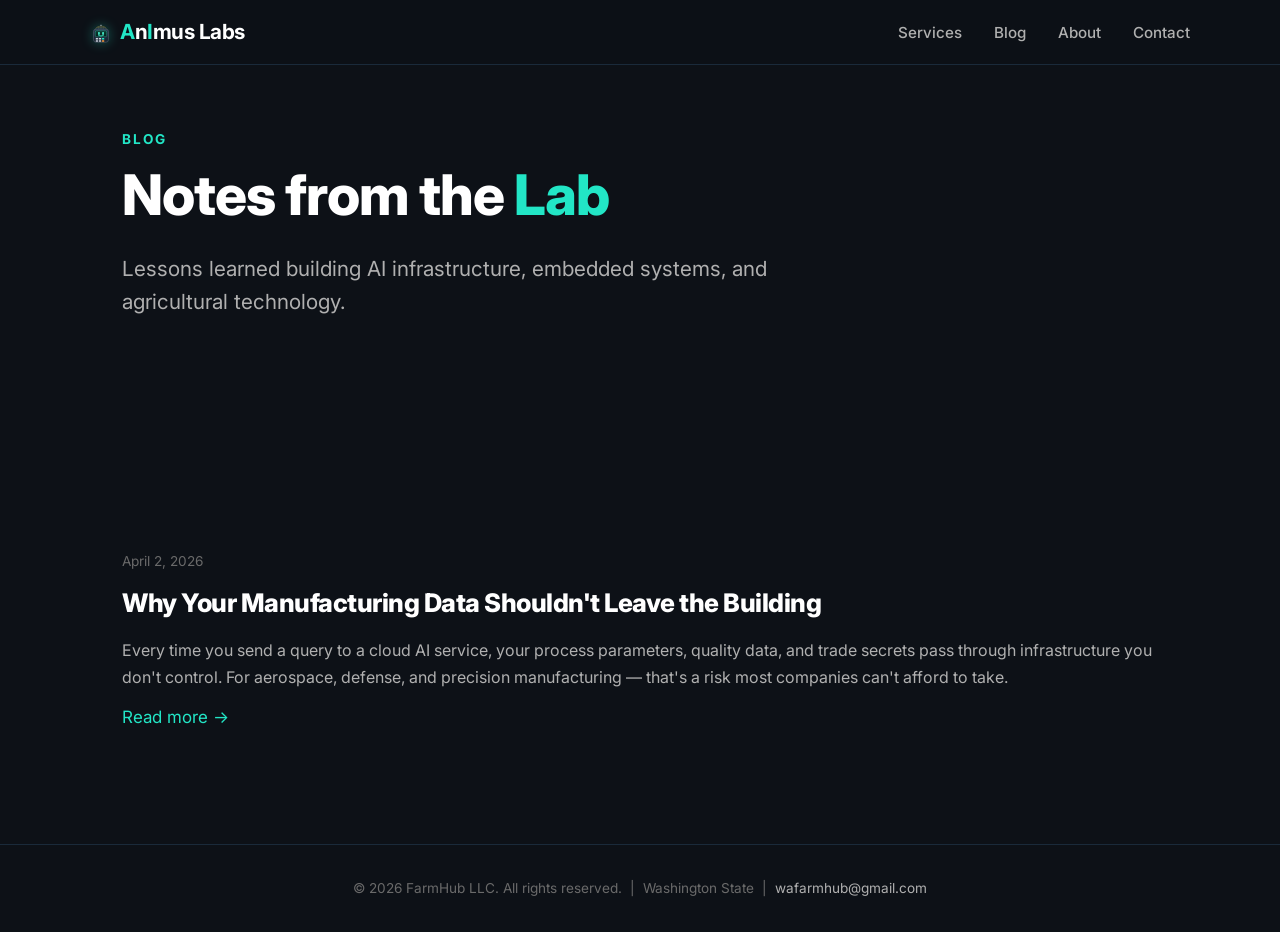
<file: blog.html>
<!DOCTYPE html>
<html lang="en">
<head>
  <meta charset="UTF-8">
  <meta name="viewport" content="width=device-width, initial-scale=1.0">
  <title>Blog — AnImus Labs</title>
  <meta name="description" content="Insights on on-premise AI, embedded systems, agricultural IoT, and engineering from Johnathan Hamaker.">
  <link href="https://fonts.googleapis.com/css2?family=Inter:wght@400;500;600;700;800&display=swap" rel="stylesheet">
  <link rel="stylesheet" href="style.css">
  <link rel="icon" type="image/svg+xml" href="argos-mark.svg">
</head>
<body>

<nav>
  <div class="nav-inner">
    <a href="index.html" class="logo"><img src="argos-mark.svg" class="logo-mark" alt="Argos"><span>A</span>n<span>I</span>mus Labs</a>
    <button class="nav-toggle" onclick="document.querySelector('nav ul').classList.toggle('open')">&#9776;</button>
    <ul>
      <li><a href="index.html#services">Services</a></li>
      <li><a href="blog.html">Blog</a></li>
      <li><a href="index.html#about">About</a></li>
      <li><a href="index.html#contact">Contact</a></li>
    </ul>
  </div>
</nav>

<div class="hero" style="min-height: 40vh;">
  <p class="section-label">Blog</p>
  <h1>Notes from the <span class="highlight">Lab</span></h1>
  <p class="subtitle">Lessons learned building AI infrastructure, embedded systems, and agricultural technology.</p>
</div>

<section id="posts">
  <!-- New posts go above this marker, newest first. -->
  <!-- POST_INSERT_MARKER -->

  <article class="blog-post" id="post-2026-04-02-launch">
    <p class="post-date">April 2, 2026</p>
    <h2><a href="posts/2026-04-02-why-your-data-shouldnt-leave-the-building.html">Why Your Manufacturing Data Shouldn't Leave the Building</a></h2>
    <p class="post-preview">Every time you send a query to a cloud AI service, your process parameters, quality data, and trade secrets pass through infrastructure you don't control. For aerospace, defense, and precision manufacturing — that's a risk most companies can't afford to take.</p>
    <a href="posts/2026-04-02-why-your-data-shouldnt-leave-the-building.html" class="learn-more">Read more &rarr;</a>
  </article>

</section>

<footer>
  <p>&copy; 2026 FarmHub LLC. All rights reserved. &nbsp;|&nbsp; Washington State &nbsp;|&nbsp; <a href="mailto:wafarmhub@gmail.com">wafarmhub@gmail.com</a></p>
</footer>

</body>
</html>
</file>
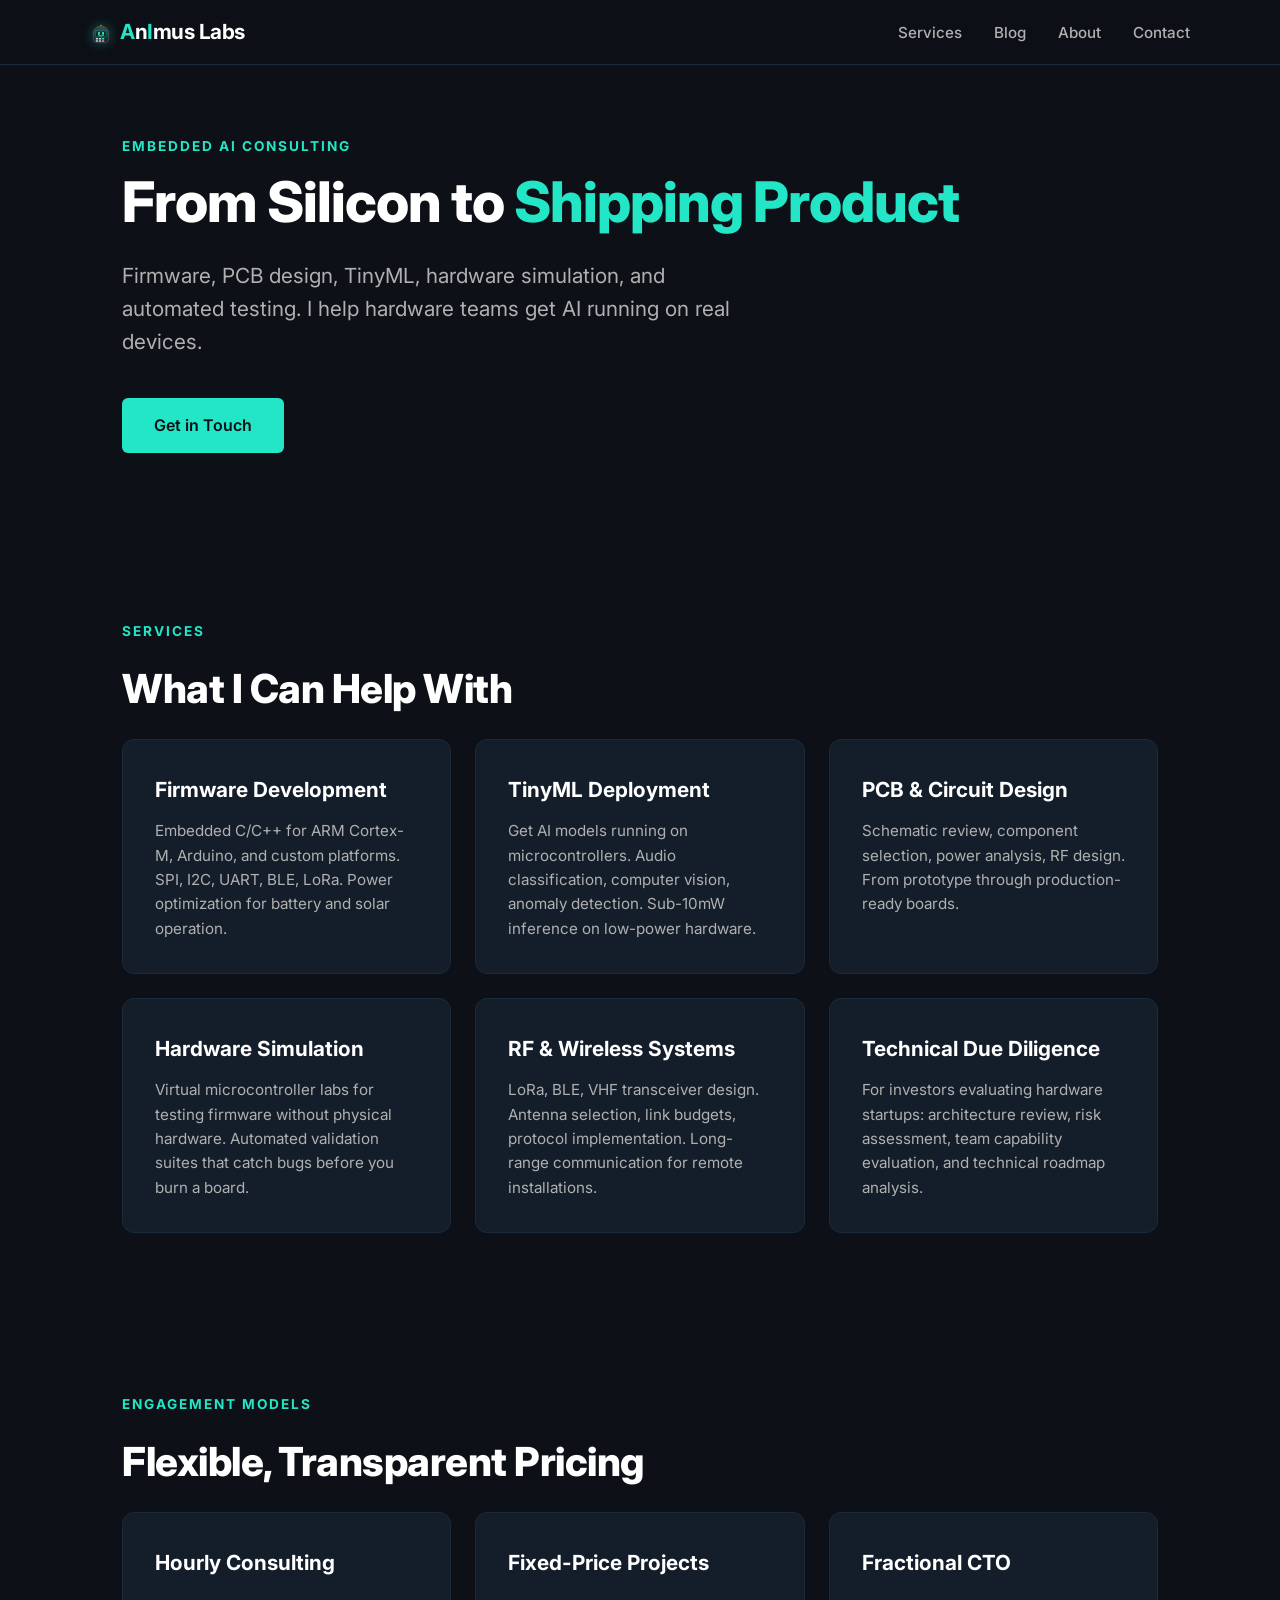
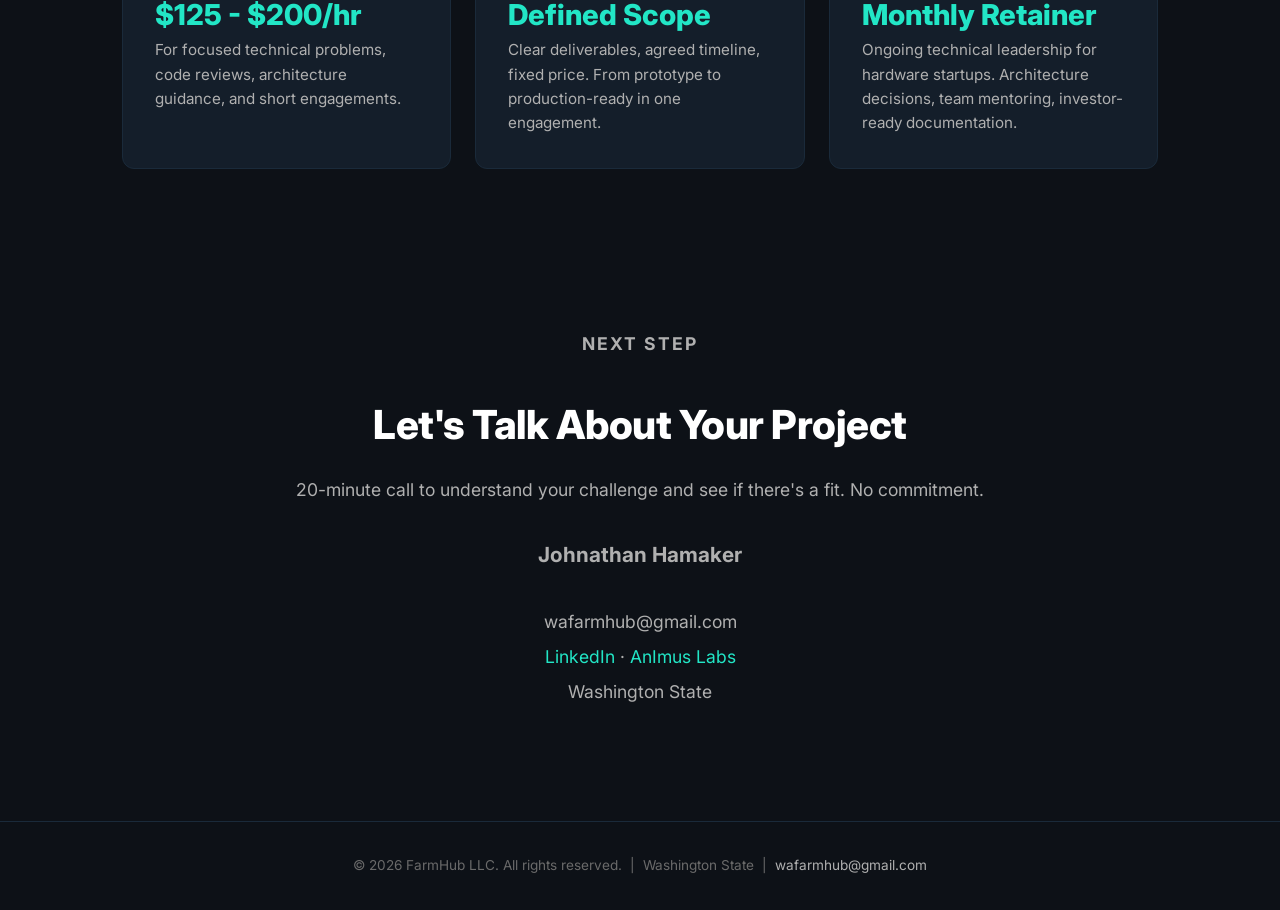
<file: consulting.html>
<!DOCTYPE html>
<html lang="en">
<head>
  <meta charset="UTF-8">
  <meta name="viewport" content="width=device-width, initial-scale=1.0">
  <title>Embedded AI Consulting | AnImus Labs</title>
  <meta name="description" content="Firmware development, PCB design, TinyML deployment, hardware simulation. From concept through validated prototype.">
  <link href="https://fonts.googleapis.com/css2?family=Inter:wght@400;500;600;700;800&display=swap" rel="stylesheet">
  <link rel="stylesheet" href="style.css">
  <link rel="icon" type="image/svg+xml" href="argos-mark.svg">
</head>
<body>

<nav>
  <div class="nav-inner">
    <a href="index.html" class="logo"><img src="argos-mark.svg" class="logo-mark" alt="Argos"><span>A</span>n<span>I</span>mus Labs</a>
    <button class="nav-toggle" onclick="document.querySelector('nav ul').classList.toggle('open')">&#9776;</button>
    <ul>
      <li><a href="index.html#services">Services</a></li>
      <li><a href="blog.html">Blog</a></li>
      <li><a href="index.html#about">About</a></li>
      <li><a href="index.html#contact">Contact</a></li>
    </ul>
  </div>
</nav>

<div class="hero" style="min-height: 60vh;">
  <p class="section-label">Embedded AI Consulting</p>
  <h1>From Silicon to <span class="highlight">Shipping Product</span></h1>
  <p class="subtitle">Firmware, PCB design, TinyML, hardware simulation, and automated testing. I help hardware teams get AI running on real devices.</p>
  <div class="cta-row">
    <a href="#contact" class="btn btn-primary">Get in Touch</a>
  </div>
</div>

<section>
  <p class="section-label">Services</p>
  <h2>What I Can Help With</h2>
  <div class="services-grid">
    <div class="service-card">
      <h3>Firmware Development</h3>
      <p>Embedded C/C++ for ARM Cortex-M, Arduino, and custom platforms. SPI, I2C, UART, BLE, LoRa. Power optimization for battery and solar operation.</p>
    </div>
    <div class="service-card">
      <h3>TinyML Deployment</h3>
      <p>Get AI models running on microcontrollers. Audio classification, computer vision, anomaly detection. Sub-10mW inference on low-power hardware.</p>
    </div>
    <div class="service-card">
      <h3>PCB &amp; Circuit Design</h3>
      <p>Schematic review, component selection, power analysis, RF design. From prototype through production-ready boards.</p>
    </div>
    <div class="service-card">
      <h3>Hardware Simulation</h3>
      <p>Virtual microcontroller labs for testing firmware without physical hardware. Automated validation suites that catch bugs before you burn a board.</p>
    </div>
    <div class="service-card">
      <h3>RF &amp; Wireless Systems</h3>
      <p>LoRa, BLE, VHF transceiver design. Antenna selection, link budgets, protocol implementation. Long-range communication for remote installations.</p>
    </div>
    <div class="service-card">
      <h3>Technical Due Diligence</h3>
      <p>For investors evaluating hardware startups: architecture review, risk assessment, team capability evaluation, and technical roadmap analysis.</p>
    </div>
  </div>
</section>

<section>
  <p class="section-label">Engagement Models</p>
  <h2>Flexible, Transparent Pricing</h2>
  <div class="services-grid">
    <div class="service-card">
      <h3>Hourly Consulting</h3>
      <p style="font-size: 1.8rem; color: var(--cyan); font-weight: 800;">$125 - $200/hr</p>
      <p>For focused technical problems, code reviews, architecture guidance, and short engagements.</p>
    </div>
    <div class="service-card">
      <h3>Fixed-Price Projects</h3>
      <p style="font-size: 1.8rem; color: var(--cyan); font-weight: 800;">Defined Scope</p>
      <p>Clear deliverables, agreed timeline, fixed price. From prototype to production-ready in one engagement.</p>
    </div>
    <div class="service-card">
      <h3>Fractional CTO</h3>
      <p style="font-size: 1.8rem; color: var(--cyan); font-weight: 800;">Monthly Retainer</p>
      <p>Ongoing technical leadership for hardware startups. Architecture decisions, team mentoring, investor-ready documentation.</p>
    </div>
  </div>
</section>

<section id="contact" class="cta-section">
  <p class="section-label">Next Step</p>
  <h2>Let's Talk About Your Project</h2>
  <p>20-minute call to understand your challenge and see if there's a fit. No commitment.</p>
  <p style="font-size: 1.3rem; margin-top: 1.5rem;"><strong>Johnathan Hamaker</strong></p>
  <p style="font-size: 1.1rem; color: var(--gray-light); line-height: 2;">
    wafarmhub@gmail.com<br>
    <a href="https://www.linkedin.com/in/johnathan-hamaker-a85039198" target="_blank">LinkedIn</a> &middot; <a href="https://mrham89.github.io/farmhub-ai-site/" target="_blank">AnImus Labs</a><br>
    Washington State
  </p>
</section>

<footer>
  <p>&copy; 2026 FarmHub LLC. All rights reserved. &nbsp;|&nbsp; Washington State &nbsp;|&nbsp; <a href="mailto:wafarmhub@gmail.com">wafarmhub@gmail.com</a></p>
</footer>

</body>
</html>
</file>
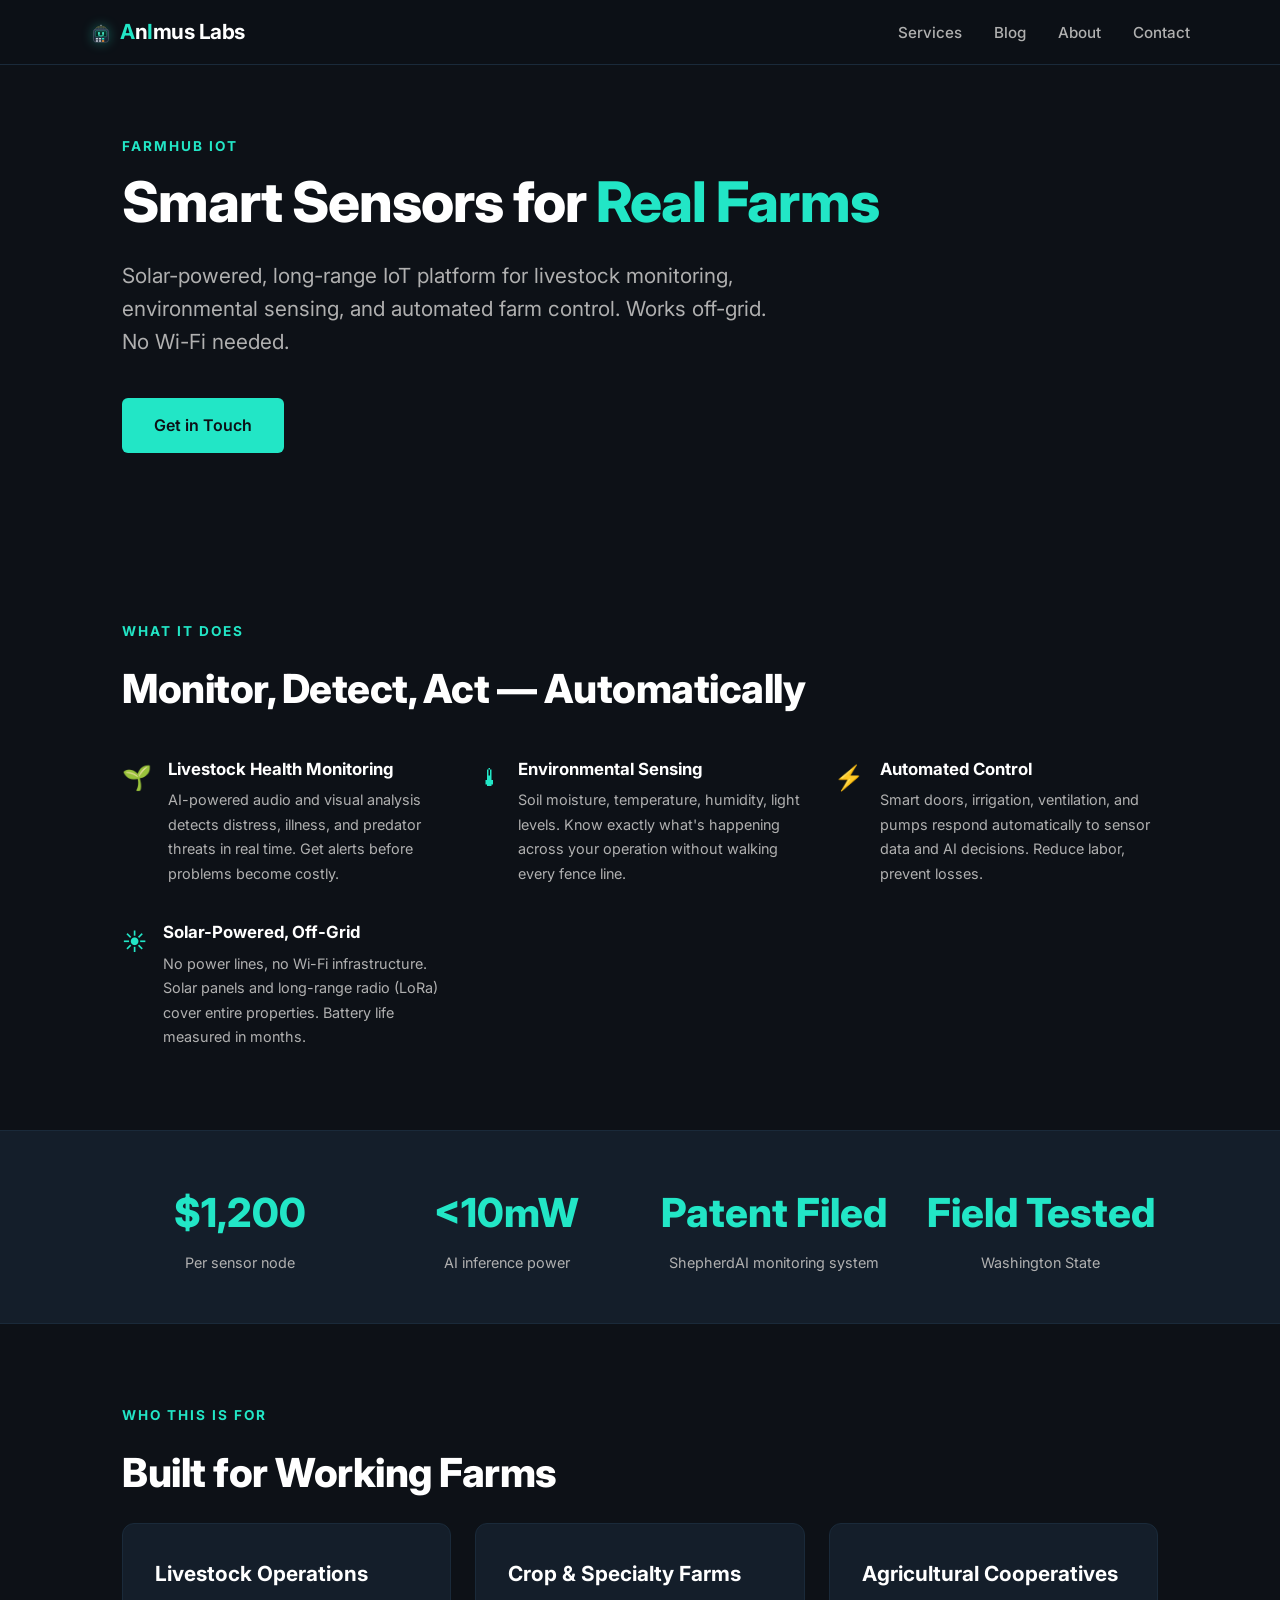
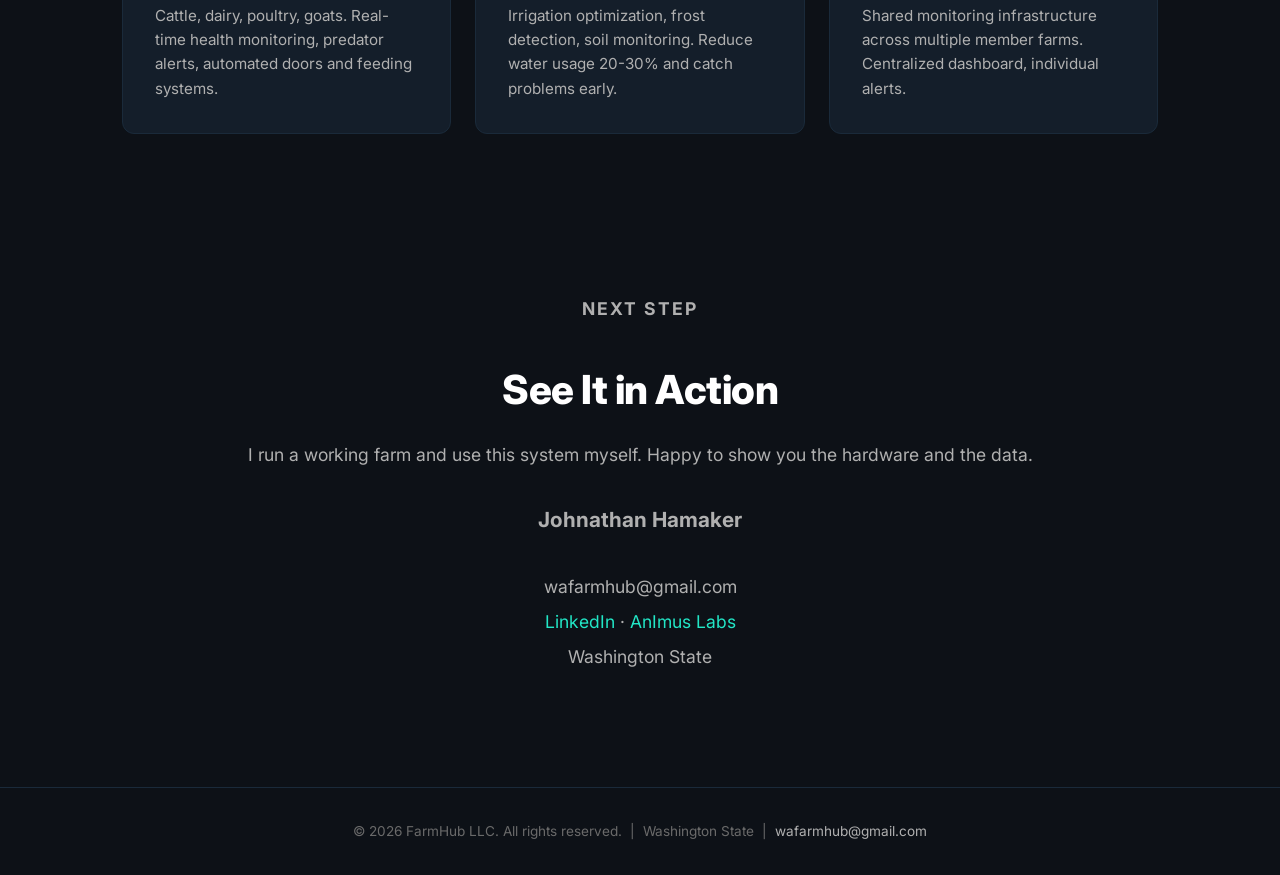
<file: farmhub-iot.html>
<!DOCTYPE html>
<html lang="en">
<head>
  <meta charset="UTF-8">
  <meta name="viewport" content="width=device-width, initial-scale=1.0">
  <title>FarmHub IoT — Agricultural Sensor Platform | AnImus Labs</title>
  <meta name="description" content="Solar-powered IoT sensors for livestock monitoring, crop management, and farm automation. AI-powered health alerts. No Wi-Fi needed.">
  <link href="https://fonts.googleapis.com/css2?family=Inter:wght@400;500;600;700;800&display=swap" rel="stylesheet">
  <link rel="stylesheet" href="style.css">
  <link rel="icon" type="image/svg+xml" href="argos-mark.svg">
</head>
<body>

<nav>
  <div class="nav-inner">
    <a href="index.html" class="logo"><img src="argos-mark.svg" class="logo-mark" alt="Argos"><span>A</span>n<span>I</span>mus Labs</a>
    <button class="nav-toggle" onclick="document.querySelector('nav ul').classList.toggle('open')">&#9776;</button>
    <ul>
      <li><a href="index.html#services">Services</a></li>
      <li><a href="blog.html">Blog</a></li>
      <li><a href="index.html#about">About</a></li>
      <li><a href="index.html#contact">Contact</a></li>
    </ul>
  </div>
</nav>

<div class="hero" style="min-height: 60vh;">
  <p class="section-label">FarmHub IoT</p>
  <h1>Smart Sensors for <span class="highlight">Real Farms</span></h1>
  <p class="subtitle">Solar-powered, long-range IoT platform for livestock monitoring, environmental sensing, and automated farm control. Works off-grid. No Wi-Fi needed.</p>
  <div class="cta-row">
    <a href="#contact" class="btn btn-primary">Get in Touch</a>
  </div>
</div>

<section>
  <p class="section-label">What It Does</p>
  <h2>Monitor, Detect, Act — Automatically</h2>
  <div class="features-list">
    <div class="feature">
      <div class="icon" style="color: var(--cyan);">&#127793;</div>
      <div>
        <h4>Livestock Health Monitoring</h4>
        <p>AI-powered audio and visual analysis detects distress, illness, and predator threats in real time. Get alerts before problems become costly.</p>
      </div>
    </div>
    <div class="feature">
      <div class="icon" style="color: var(--cyan);">&#127777;</div>
      <div>
        <h4>Environmental Sensing</h4>
        <p>Soil moisture, temperature, humidity, light levels. Know exactly what's happening across your operation without walking every fence line.</p>
      </div>
    </div>
    <div class="feature">
      <div class="icon" style="color: var(--cyan);">&#9889;</div>
      <div>
        <h4>Automated Control</h4>
        <p>Smart doors, irrigation, ventilation, and pumps respond automatically to sensor data and AI decisions. Reduce labor, prevent losses.</p>
      </div>
    </div>
    <div class="feature">
      <div class="icon" style="color: var(--cyan);">&#9728;</div>
      <div>
        <h4>Solar-Powered, Off-Grid</h4>
        <p>No power lines, no Wi-Fi infrastructure. Solar panels and long-range radio (LoRa) cover entire properties. Battery life measured in months.</p>
      </div>
    </div>
  </div>
</section>

<div class="proof-bar">
  <div class="proof-inner">
    <div class="proof-stat">
      <div class="number">$1,200</div>
      <div class="label">Per sensor node</div>
    </div>
    <div class="proof-stat">
      <div class="number">&lt;10mW</div>
      <div class="label">AI inference power</div>
    </div>
    <div class="proof-stat">
      <div class="number">Patent Filed</div>
      <div class="label">ShepherdAI monitoring system</div>
    </div>
    <div class="proof-stat">
      <div class="number">Field Tested</div>
      <div class="label">Washington State</div>
    </div>
  </div>
</div>

<section>
  <p class="section-label">Who This Is For</p>
  <h2>Built for Working Farms</h2>
  <div class="services-grid">
    <div class="service-card">
      <h3>Livestock Operations</h3>
      <p>Cattle, dairy, poultry, goats. Real-time health monitoring, predator alerts, automated doors and feeding systems.</p>
    </div>
    <div class="service-card">
      <h3>Crop &amp; Specialty Farms</h3>
      <p>Irrigation optimization, frost detection, soil monitoring. Reduce water usage 20-30% and catch problems early.</p>
    </div>
    <div class="service-card">
      <h3>Agricultural Cooperatives</h3>
      <p>Shared monitoring infrastructure across multiple member farms. Centralized dashboard, individual alerts.</p>
    </div>
  </div>
</section>

<section id="contact" class="cta-section">
  <p class="section-label">Next Step</p>
  <h2>See It in Action</h2>
  <p>I run a working farm and use this system myself. Happy to show you the hardware and the data.</p>
  <p style="font-size: 1.3rem; margin-top: 1.5rem;"><strong>Johnathan Hamaker</strong></p>
  <p style="font-size: 1.1rem; color: var(--gray-light); line-height: 2;">
    wafarmhub@gmail.com<br>
    <a href="https://www.linkedin.com/in/johnathan-hamaker-a85039198" target="_blank">LinkedIn</a> &middot; <a href="https://mrham89.github.io/farmhub-ai-site/" target="_blank">AnImus Labs</a><br>
    Washington State
  </p>
</section>

<footer>
  <p>&copy; 2026 FarmHub LLC. All rights reserved. &nbsp;|&nbsp; Washington State &nbsp;|&nbsp; <a href="mailto:wafarmhub@gmail.com">wafarmhub@gmail.com</a></p>
</footer>

</body>
</html>
</file>
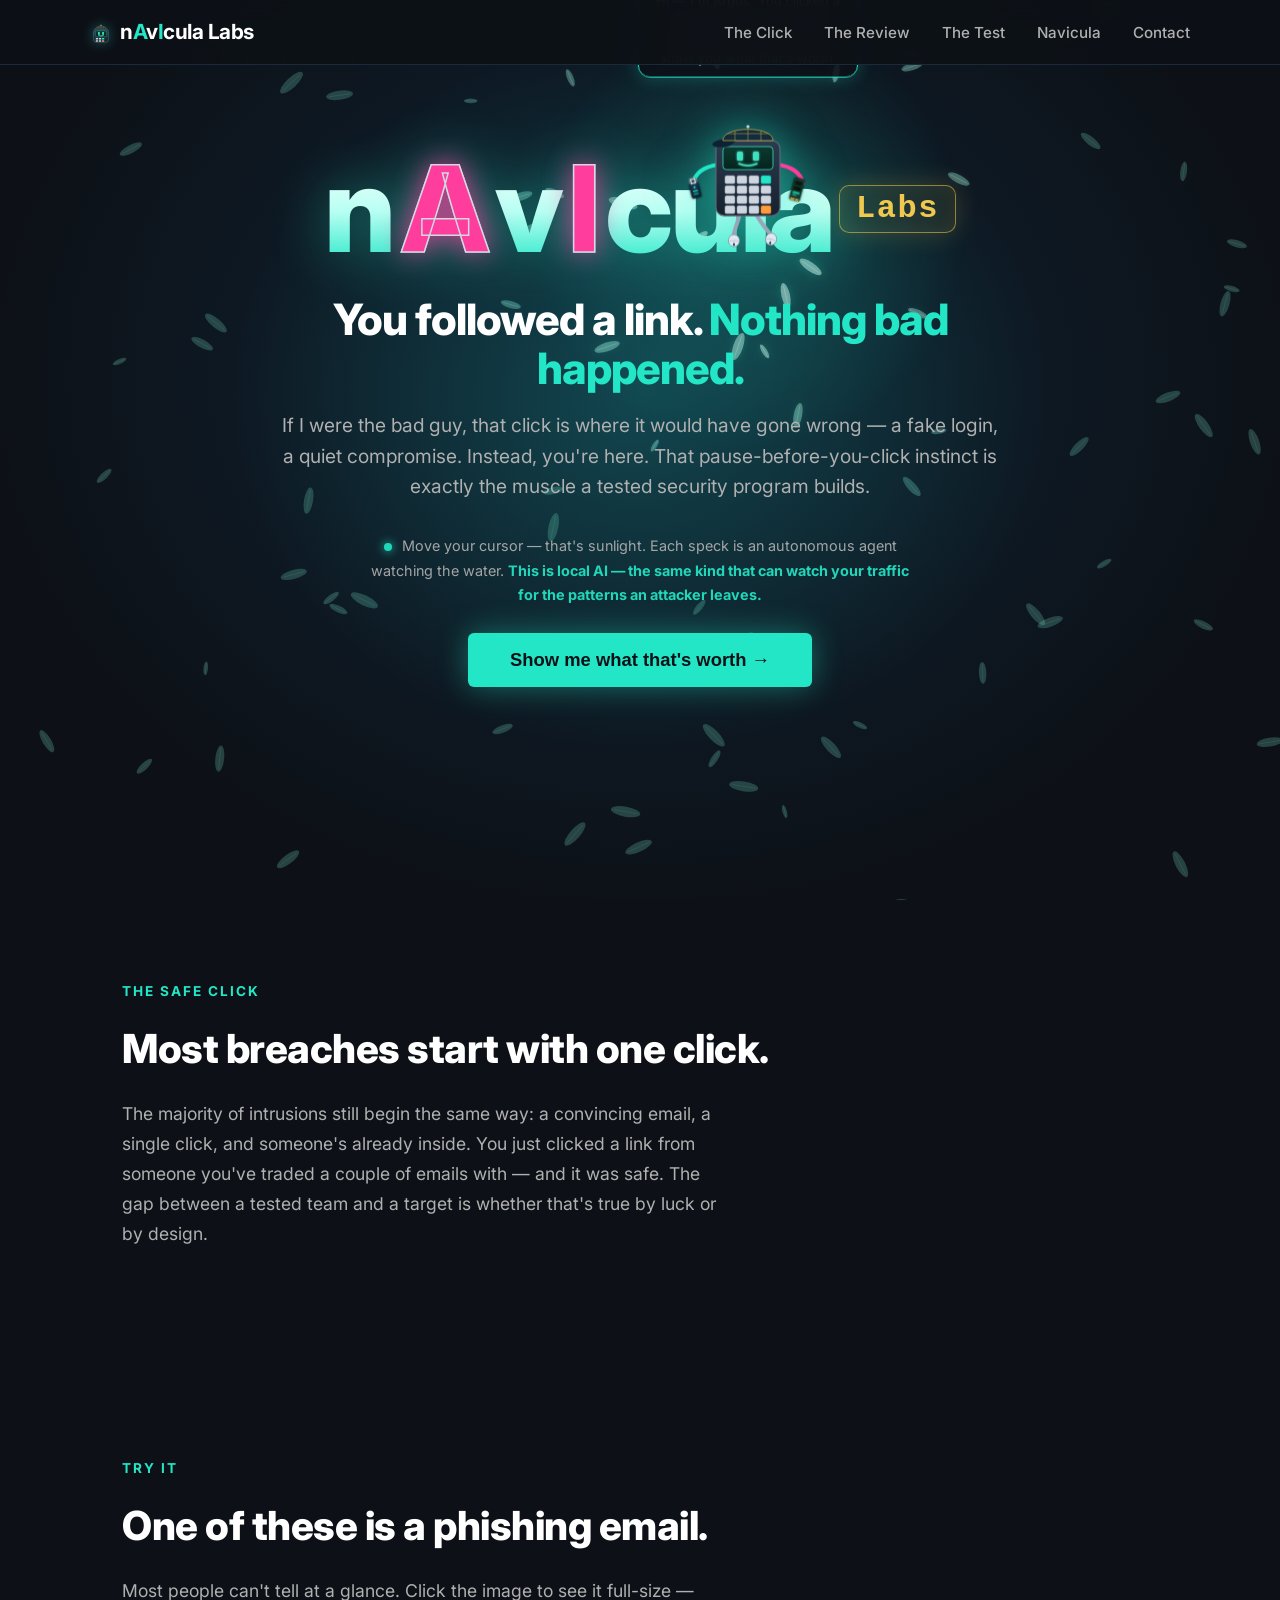
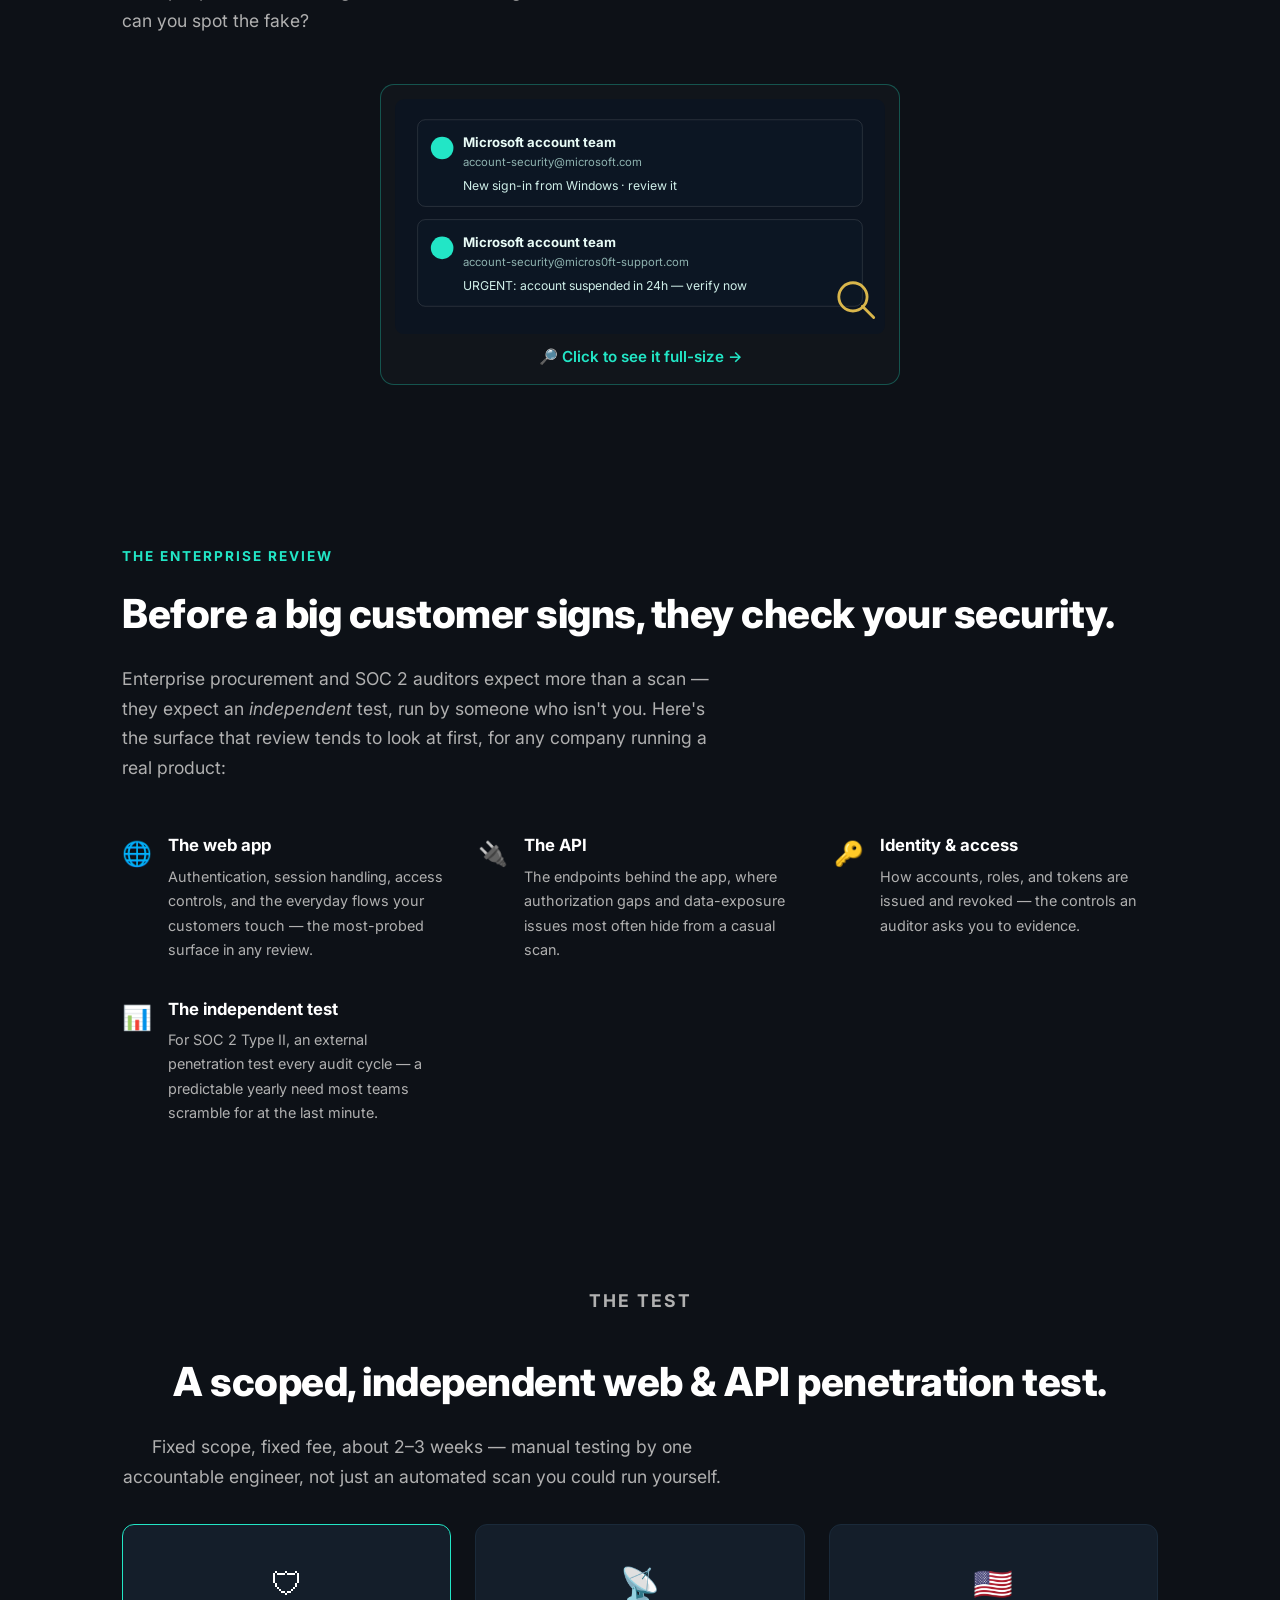
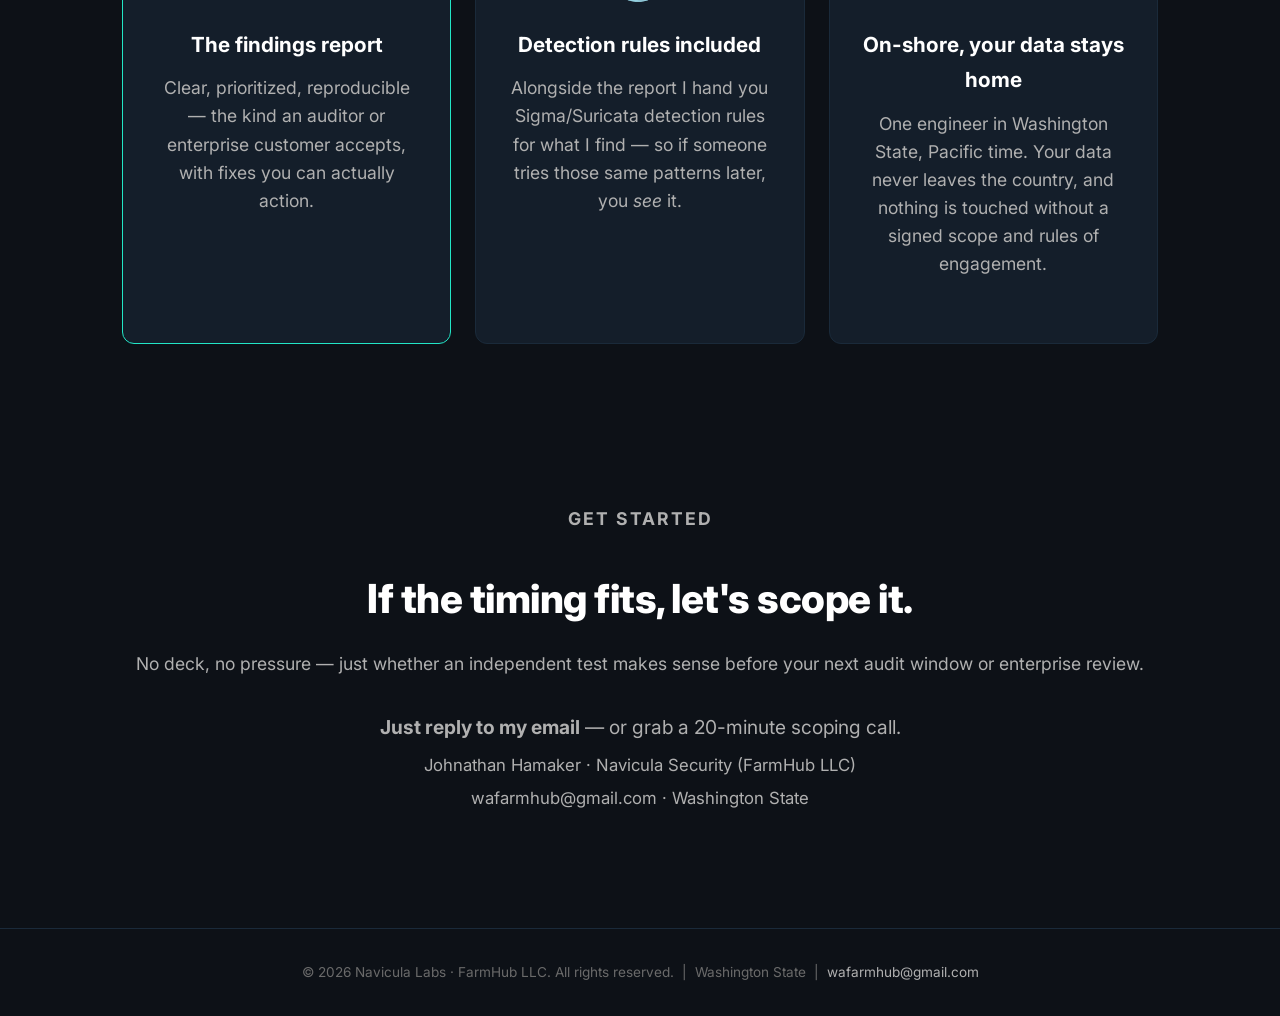
<file: secure.html>
<!DOCTYPE html>
<html lang="en">
<head>
  <meta charset="UTF-8">
  <meta name="viewport" content="width=device-width, initial-scale=1.0">
  <title>Navicula Labs — You followed a link. Nothing bad happened.</title>
  <meta name="description" content="A scoped, independent web & API penetration test for companies facing SOC 2 or an enterprise security review. Fixed scope, fixed fee, 2–3 weeks — plus the detection rules for what we find. Washington State.">
  <meta name="robots" content="noindex">
  <link rel="preconnect" href="https://fonts.googleapis.com">
  <link href="https://fonts.googleapis.com/css2?family=Inter:wght@400;500;600;700;800&display=swap" rel="stylesheet">
  <link rel="stylesheet" href="style.css">
  <link rel="icon" type="image/svg+xml" href="argos-mark.svg">
  <style>
    /* Spot-the-phish click-to-enlarge decoy (self-contained, security flow only) */
    .phish-figure{max-width:520px;margin:1.5rem auto 0;cursor:zoom-in;display:block;position:relative;
      border:1px solid rgba(34,230,198,.3);border-radius:14px;padding:14px;background:rgba(255,255,255,.02);
      transition:transform .15s ease,border-color .15s ease}
    .phish-figure:hover{transform:scale(1.02);border-color:#22e6c6}
    .phish-figure svg{width:100%;height:auto;display:block;border-radius:8px}
    .phish-hint{text-align:center;color:#22e6c6;font-weight:600;margin-top:.6rem;font-size:.95rem}
    .phish-lightbox{position:fixed;inset:0;background:rgba(4,8,14,.93);display:flex;align-items:center;
      justify-content:center;flex-direction:column;z-index:9999;padding:1.5rem}
    .phish-lightbox[hidden]{display:none}
    .phish-lightbox svg{width:min(760px,94vw);height:auto;border-radius:10px;box-shadow:0 12px 60px rgba(0,0,0,.6)}
    .phish-answer{color:#e8fbf6;max-width:760px;text-align:center;margin-top:1.1rem;font-size:1rem;line-height:1.6}
    .phish-answer .big{color:#22e6c6;font-weight:700}
    .phish-close{position:absolute;top:18px;right:24px;background:none;border:1px solid rgba(255,255,255,.35);
      color:#fff;border-radius:8px;padding:.45rem .85rem;cursor:pointer;font-size:.95rem}
    .phish-close:hover{border-color:#22e6c6;color:#22e6c6}
  </style>
</head>
<body>

<!-- NAV -->
<nav>
  <div class="nav-inner">
    <a href="index.html" class="logo"><img src="argos-mark.svg" class="logo-mark" alt="Argos">n<span>A</span>v<span>I</span>cula Labs</a>
    <button class="nav-toggle" onclick="document.querySelector('nav ul').classList.toggle('open')">&#9776;</button>
    <ul>
      <li><a href="#the-click">The Click</a></li>
      <li><a href="#what-they-look-for">The Review</a></li>
      <li><a href="#the-test">The Test</a></li>
      <li><a href="index.html">Navicula</a></li>
      <li><a href="#contact">Contact</a></li>
    </ul>
  </div>
</nav>

<!-- HERO: the safe click — living Navicula sea + Argos -->
<div class="hero-stage" id="hero-stage">
  <canvas id="navicula-sea"></canvas>

  <div id="argos-guide" class="argos-guide">
    <div class="argos-bubble" id="argos-bubble"></div>
    <img id="argos" class="argos-figure" src="argos.svg" alt="Argos, the Navicula keeper and your guide">
  </div>

  <div class="hero-copy">
    <div class="brandmark"><span class="word">n<span class="ai pink" title="the hidden AI">A</span>v<span class="ai pink" title="the hidden AI">I</span>cula</span><span class="labs">Labs</span></div>

    <h1>You followed a link. <span class="highlight">Nothing bad happened.</span></h1>
    <p class="subtitle">If I were the bad guy, that click is where it would have gone wrong &mdash; a fake login, a quiet compromise. Instead, you're here. That pause-before-you-click instinct is exactly the muscle a tested security program builds.</p>
    <p class="hero-caption"><span class="dot"></span> Move your cursor &mdash; that's sunlight. Each speck is an autonomous agent watching the water. <strong>This is local AI &mdash; the same kind that can watch your traffic for the patterns an attacker leaves.</strong></p>
    <div class="cta-row">
      <button type="button" class="btn btn-primary btn-xl" id="start-journey">Show me what that's worth &rarr;</button>
    </div>
  </div>
</div>

<!-- THE SAFE CLICK -->
<section id="the-click">
  <p class="section-label">The Safe Click</p>
  <h2>Most breaches start with one click.</h2>
  <p class="section-desc">The majority of intrusions still begin the same way: a convincing email, a single click, and someone's already inside. You just clicked a link from someone you've traded a couple of emails with &mdash; and it was safe. The gap between a tested team and a target is whether that's true by luck or by design.</p>
</section>

<!-- SPOT THE PHISH — curiosity-driven click-to-enlarge decoy (the click IS the demo) -->
<section id="spot">
  <p class="section-label">Try It</p>
  <h2>One of these is a phishing email.</h2>
  <p class="section-desc">Most people can't tell at a glance. Click the image to see it full-size &mdash; can you spot the fake?</p>

  <figure class="phish-figure" id="phish-thumb" tabindex="0" role="button" aria-label="Two near-identical emails, one is a phishing fake — click to enlarge">
    <svg viewBox="0 0 520 250" xmlns="http://www.w3.org/2000/svg" role="img" aria-label="Two emails preview">
      <rect width="520" height="250" rx="10" fill="#0c1420"/>
      <g transform="translate(24,22)">
        <rect width="472" height="92" rx="8" fill="#14253722" stroke="rgba(255,255,255,.12)"/>
        <circle cx="26" cy="30" r="12" fill="#22e6c6"/>
        <text x="48" y="29" fill="#e8fbf6" font-family="Inter,sans-serif" font-size="14" font-weight="700">Microsoft account team</text>
        <text x="48" y="49" fill="#8fb3b0" font-family="Inter,sans-serif" font-size="12">account-security@microsoft.com</text>
        <text x="48" y="75" fill="#cfeee8" font-family="Inter,sans-serif" font-size="13">New sign-in from Windows &#183; review it</text>
      </g>
      <g transform="translate(24,128)">
        <rect width="472" height="92" rx="8" fill="#14253722" stroke="rgba(255,255,255,.12)"/>
        <circle cx="26" cy="30" r="12" fill="#22e6c6"/>
        <text x="48" y="29" fill="#e8fbf6" font-family="Inter,sans-serif" font-size="14" font-weight="700">Microsoft account team</text>
        <text x="48" y="49" fill="#8fb3b0" font-family="Inter,sans-serif" font-size="12">account-security@micros0ft-support.com</text>
        <text x="48" y="75" fill="#cfeee8" font-family="Inter,sans-serif" font-size="13">URGENT: account suspended in 24h &#8212; verify now</text>
      </g>
      <g transform="translate(486,210)" opacity="0.9">
        <circle cx="0" cy="0" r="15" fill="none" stroke="#f0c850" stroke-width="3"/>
        <line x1="10" y1="10" x2="22" y2="22" stroke="#f0c850" stroke-width="3" stroke-linecap="round"/>
      </g>
    </svg>
    <p class="phish-hint">&#128270; Click to see it full-size &rarr;</p>
  </figure>
</section>

<!-- WHAT AN ENTERPRISE REVIEW LOOKS FOR (general / educational — never company-specific) -->
<section id="what-they-look-for">
  <p class="section-label">The Enterprise Review</p>
  <h2>Before a big customer signs, they check your security.</h2>
  <p class="section-desc">Enterprise procurement and SOC&nbsp;2 auditors expect more than a scan &mdash; they expect an <em>independent</em> test, run by someone who isn't you. Here's the surface that review tends to look at first, for any company running a real product:</p>

  <div class="features-list">
    <div class="feature">
      <div class="icon">&#127760;</div>
      <div>
        <h4>The web app</h4>
        <p>Authentication, session handling, access controls, and the everyday flows your customers touch &mdash; the most-probed surface in any review.</p>
      </div>
    </div>
    <div class="feature">
      <div class="icon">&#128268;</div>
      <div>
        <h4>The API</h4>
        <p>The endpoints behind the app, where authorization gaps and data-exposure issues most often hide from a casual scan.</p>
      </div>
    </div>
    <div class="feature">
      <div class="icon">&#128273;</div>
      <div>
        <h4>Identity &amp; access</h4>
        <p>How accounts, roles, and tokens are issued and revoked &mdash; the controls an auditor asks you to evidence.</p>
      </div>
    </div>
    <div class="feature">
      <div class="icon">&#128202;</div>
      <div>
        <h4>The independent test</h4>
        <p>For SOC&nbsp;2 Type&nbsp;II, an external penetration test every audit cycle &mdash; a predictable yearly need most teams scramble for at the last minute.</p>
      </div>
    </div>
  </div>
</section>

<!-- THE TEST (the offer) -->
<section id="the-test" class="cta-section">
  <p class="section-label">The Test</p>
  <h2>A scoped, independent web &amp; API penetration test.</h2>
  <p class="section-desc">Fixed scope, fixed fee, about 2&ndash;3 weeks &mdash; manual testing by one accountable engineer, not just an automated scan you could run yourself.</p>

  <div class="services-grid">
    <div class="service-card" style="border-color: var(--cyan);">
      <div class="icon">&#128737;</div>
      <h3>The findings report</h3>
      <p>Clear, prioritized, reproducible &mdash; the kind an auditor or enterprise customer accepts, with fixes you can actually action.</p>
    </div>
    <div class="service-card">
      <div class="icon">&#128225;</div>
      <h3>Detection rules included</h3>
      <p>Alongside the report I hand you Sigma/Suricata detection rules for what I find &mdash; so if someone tries those same patterns later, you <em>see</em> it.</p>
    </div>
    <div class="service-card">
      <div class="icon">&#127482;&#127480;</div>
      <h3>On-shore, your data stays home</h3>
      <p>One engineer in Washington State, Pacific time. Your data never leaves the country, and nothing is touched without a signed scope and rules of engagement.</p>
    </div>
  </div>
</section>

<!-- CONTACT (reply-first) -->
<section id="contact" class="cta-section">
  <p class="section-label">Get Started</p>
  <h2>If the timing fits, let's scope it.</h2>
  <p>No deck, no pressure &mdash; just whether an independent test makes sense before your next audit window or enterprise review.</p>
  <p style="font-size:1.2rem;margin:1rem 0 .3rem;"><strong>Just reply to my email</strong> &mdash; or grab a 20-minute scoping call.</p>
  <p style="font-size:1.05rem; color: var(--gray-light); line-height: 2;">
    Johnathan Hamaker &middot; Navicula Security (FarmHub LLC)<br>
    wafarmhub@gmail.com &middot; Washington State
  </p>
</section>

<!-- LIGHTBOX: the enlarged, annotated reveal (the payoff for the curious click) -->
<div class="phish-lightbox" id="phish-lightbox" hidden>
  <button type="button" class="phish-close" id="phish-close" aria-label="Close">Close &#10005;</button>
  <svg viewBox="0 0 760 470" xmlns="http://www.w3.org/2000/svg" role="img" aria-label="The phishing email revealed, annotated">
    <rect width="760" height="470" rx="12" fill="#0c1420"/>
    <text x="32" y="40" fill="#8fb3b0" font-family="Inter,sans-serif" font-size="14" font-weight="600" letter-spacing="1">SPOT THE FAKE</text>
    <!-- real -->
    <g transform="translate(32,58)">
      <rect width="696" height="150" rx="10" fill="#14253722" stroke="rgba(34,230,198,.5)" stroke-width="1.5"/>
      <circle cx="34" cy="40" r="16" fill="#22e6c6"/>
      <text x="64" y="38" fill="#e8fbf6" font-family="Inter,sans-serif" font-size="18" font-weight="700">Microsoft account team</text>
      <text x="64" y="64" fill="#8fb3b0" font-family="Inter,sans-serif" font-size="15">account-security@microsoft.com</text>
      <text x="64" y="98" fill="#cfeee8" font-family="Inter,sans-serif" font-size="16">New sign-in from Windows &#183; review it</text>
      <text x="64" y="128" fill="#22e6c6" font-family="Inter,sans-serif" font-size="14" font-weight="700">&#10003; Real &#8212; microsoft.com, no pressure</text>
    </g>
    <!-- fake -->
    <g transform="translate(32,228)">
      <rect width="696" height="160" rx="10" fill="#2a121a" stroke="#ff3d9d" stroke-width="1.5"/>
      <circle cx="34" cy="40" r="16" fill="#22e6c6"/>
      <text x="64" y="38" fill="#e8fbf6" font-family="Inter,sans-serif" font-size="18" font-weight="700">Microsoft account team</text>
      <text x="64" y="64" fill="#ff9ec6" font-family="Inter,sans-serif" font-size="15">account-security@micros0ft-support.com</text>
      <text x="64" y="98" fill="#ffd7e6" font-family="Inter,sans-serif" font-size="16">URGENT: account suspended in 24h &#8212; verify now</text>
      <rect x="278" y="50" width="150" height="22" rx="5" fill="none" stroke="#ff3d9d" stroke-width="2"/>
      <text x="64" y="128" fill="#ff3d9d" font-family="Inter,sans-serif" font-size="14" font-weight="700">&#10007; Lookalike domain: &#8220;0&#8221; not &#8220;o&#8221;, and not a microsoft.com address</text>
      <text x="64" y="148" fill="#ff3d9d" font-family="Inter,sans-serif" font-size="14" font-weight="700">&#10007; Manufactured urgency + a 24-hour deadline = pressure to skip thinking</text>
    </g>
    <text x="380" y="430" text-anchor="middle" fill="#8fb3b0" font-family="Inter,sans-serif" font-size="14">The tells are tiny. Under pressure, almost everyone misses them.</text>
  </svg>
  <p class="phish-answer">That instinct to <span class="big">click an image just to see it better</span> is human &mdash; and it's all some attacks need. Building the muscle to pause is what a tested team has. <span class="big">You're safe here.</span></p>
</div>

<!-- FOOTER -->
<footer>
  <p>&copy; 2026 Navicula Labs &middot; FarmHub LLC. All rights reserved. &nbsp;|&nbsp; Washington State &nbsp;|&nbsp; <a href="mailto:wafarmhub@gmail.com">wafarmhub@gmail.com</a></p>
</footer>

<!-- Navicula: living agent-swarm sea + Argos the guide. Security flow — NAME-ONLY personalization. -->
<script>
/* ===== 0. Name-only personalization from one ?t= blob (security flow) =====
   We greet by company name ONLY. We deliberately render NO sourced fact about
   the prospect's systems (the cardinal pentest-outreach rule) — the experience is
   about the safe click + general security education, not a claim we probed them.
   Absent/corrupt blob => __TWIN null => generic page. */
(function () {
  window.__TWIN = null;
  try {
    var p = new URLSearchParams(location.search).get('t');
    if (!p) return;
    var b64 = p.replace(/-/g, '+').replace(/_/g, '/');
    while (b64.length % 4) b64 += '=';
    var d = JSON.parse(decodeURIComponent(escape(atob(b64))));
    if (!d || typeof d !== 'object') return;
    var name = (typeof d.c === 'string') ? d.c.slice(0, 60).replace(/[<>]/g, '').trim() : '';
    window.__TWIN = Object.freeze({ company: name || '' });   // name ONLY; tm/u/g ignored here
  } catch (e) { window.__TWIN = null; }

  try {
    var T = window.__TWIN;
    if (T && T.company) {
      var h1 = document.querySelector('.hero-copy h1');
      if (h1 && !document.querySelector('.twin-hello')) {
        var hello = document.createElement('p');
        hello.className = 'twin-hello';
        hello.setAttribute('style', 'font-size:1.05rem;color:#22e6c6;margin:0 0 .5rem;font-weight:600;letter-spacing:.01em;');
        hello.textContent = 'For the team at ' + T.company;
        h1.parentNode.insertBefore(hello, h1);
      }
    }
  } catch (e) {}
})();

/* ===== 1. Living Navicula sea — cursor = sunlight, each speck an agent ===== */
(function () {
  var cv = document.getElementById('navicula-sea');
  var stage = document.getElementById('hero-stage');
  var guide = document.getElementById('argos-guide');
  if (!cv || !stage) return;
  var ctx = cv.getContext('2d');
  var reduce = window.matchMedia && window.matchMedia('(prefers-reduced-motion: reduce)').matches;
  var W = 0, H = 0, DPR = 1, cells = [], t = 0, raf = 0, idle = 0;
  var light = { x: 0, y: 0, tx: 0, ty: 0, has: false };
  var gx = 0, gy = 0;
  window.__journey = false;

  function seed(n) {
    cells = [];
    for (var i = 0; i < n; i++) cells.push({
      x: Math.random() * W, y: Math.random() * H,
      vx: (Math.random() - 0.5) * 0.3, vy: (Math.random() - 0.5) * 0.3,
      len: 6 + Math.random() * 9, ph: Math.random() * 6.28, ang: 0
    });
  }
  function titleCenter() {
    var b = stage.querySelector('.brandmark');
    if (!b) return { x: W * 0.5, y: H * 0.44 };
    var sr = stage.getBoundingClientRect(), br = b.getBoundingClientRect();
    return { x: br.left - sr.left + br.width / 2, y: br.top - sr.top + br.height / 2 };
  }
  function resize() {
    var r = stage.getBoundingClientRect();
    W = r.width; H = r.height; DPR = Math.min(window.devicePixelRatio || 1, 2);
    cv.width = W * DPR; cv.height = H * DPR;
    cv.style.width = W + 'px'; cv.style.height = H + 'px';
    ctx.setTransform(DPR, 0, 0, DPR, 0, 0);
    var n = Math.round(Math.min(120, Math.max(36, W * H / 15000)));
    if (cells.length !== n) seed(n);
    if (!light.has) { var c0 = titleCenter(); light.tx = c0.x; light.ty = c0.y; light.x = c0.x; light.y = c0.y; }
  }
  stage.addEventListener('pointermove', function (e) {
    var r = stage.getBoundingClientRect();
    light.tx = e.clientX - r.left; light.ty = e.clientY - r.top; light.has = true; idle = 0;
  });
  stage.addEventListener('pointerleave', function () { light.has = false; });

  function frame() {
    t += 0.016; idle++;
    if (!light.has || idle > 200) {
      var c = titleCenter();
      light.tx = c.x + Math.cos(t * 0.5) * Math.min(W * 0.12, 120);
      light.ty = c.y + Math.sin(t * 0.7) * Math.min(H * 0.07, 55);
    }
    light.x += (light.tx - light.x) * 0.06;
    light.y += (light.ty - light.y) * 0.06;

    ctx.clearRect(0, 0, W, H);
    var g = ctx.createRadialGradient(light.x, light.y, 0, light.x, light.y, 220);
    g.addColorStop(0, 'rgba(34,230,198,0.18)'); g.addColorStop(1, 'rgba(34,230,198,0)');
    ctx.fillStyle = g; ctx.fillRect(0, 0, W, H);

    for (var i = 0; i < cells.length; i++) {
      var c = cells[i];
      var dx = light.x - c.x, dy = light.y - c.y, d = Math.sqrt(dx * dx + dy * dy) + 0.01;
      var lit = Math.max(0, 1 - d / 330);
      var pull = 0.012 * (0.3 + lit);
      c.vx += dx / d * pull; c.vy += dy / d * pull;
      c.vx += Math.cos(c.ph + t) * 0.004; c.vy += Math.sin(c.ph + t * 0.9) * 0.004;
      c.vx *= 0.97; c.vy *= 0.97;
      var sp = Math.sqrt(c.vx * c.vx + c.vy * c.vy), max = 0.4 + lit * 1.5;
      if (sp > max) { c.vx = c.vx / sp * max; c.vy = c.vy / sp * max; }
      c.x += c.vx; c.y += c.vy; c.ang = Math.atan2(c.vy, c.vx);
      if (c.x < -20) c.x = W + 20; if (c.x > W + 20) c.x = -20;
      if (c.y < -20) c.y = H + 20; if (c.y > H + 20) c.y = -20;
      var glow = 0.22 + lit * 0.78;
      ctx.save(); ctx.translate(c.x, c.y); ctx.rotate(c.ang);
      ctx.beginPath(); ctx.ellipse(0, 0, c.len, c.len * 0.34, 0, 0, 6.2832);
      ctx.fillStyle = 'rgba(' + Math.round(120 + 130 * lit) + ',235,' + Math.round(205 + 30 * lit) + ',' + (0.12 + 0.5 * glow) + ')';
      ctx.shadowColor = 'rgba(34,230,198,' + (0.6 * lit) + ')'; ctx.shadowBlur = 12 * lit;
      ctx.fill();
      ctx.shadowBlur = 0;
      ctx.strokeStyle = 'rgba(220,255,250,' + (0.12 + 0.4 * lit) + ')'; ctx.lineWidth = 0.6;
      ctx.beginPath(); ctx.moveTo(-c.len * 0.8, 0); ctx.lineTo(c.len * 0.8, 0); ctx.stroke();
      ctx.restore();
    }

    if (guide && !window.__journey) {
      var gw = guide.offsetWidth, gh = guide.offsetHeight;
      var tx = light.x - gw / 2, ty = light.y - gh + 12;
      gx += (tx - gx) * 0.07; gy += (ty - gy) * 0.07;
      guide.style.transform = 'translate(' + gx.toFixed(1) + 'px,' + gy.toFixed(1) + 'px)';
    }
    raf = requestAnimationFrame(frame);
  }
  function staticRender() {
    resize(); ctx.clearRect(0, 0, W, H);
    for (var i = 0; i < cells.length; i++) {
      var c = cells[i];
      ctx.save(); ctx.translate(c.x, c.y);
      ctx.beginPath(); ctx.ellipse(0, 0, c.len, c.len * 0.34, 0, 0, 6.2832);
      ctx.fillStyle = 'rgba(120,230,210,0.28)'; ctx.fill(); ctx.restore();
    }
    if (guide) guide.style.transform = 'translate(' + (W * 0.5 - guide.offsetWidth / 2) + 'px,' + (H * 0.3) + 'px)';
  }
  window.addEventListener('resize', function () { clearTimeout(window.__nrz); window.__nrz = setTimeout(resize, 150); });
  resize();
  if (reduce) staticRender();
  else { gx = W * 0.5; gy = H * 0.3; raf = requestAnimationFrame(frame); }
})();

/* ===== 2. Argos the guide — safe-click greeting + section bubbles ===== */
(function () {
  var guide = document.getElementById('argos-guide');
  var bubble = document.getElementById('argos-bubble');
  var start = document.getElementById('start-journey');
  if (!guide || !bubble) return;

  function say(html) { bubble.innerHTML = html; bubble.classList.add('show'); }

  setTimeout(function () {
    var T = window.__TWIN;
    if (T && T.company) {
      say("Welcome, " + T.company + " — I'm Argos. You clicked a stranger's link and landed somewhere safe. Let me show you what that's worth.");
    } else {
      say("Hi — I'm Argos. You clicked a stranger's link and landed somewhere safe ☀ let me show you what that's worth.");
    }
  }, 1200);

  var TOUR = {
    'the-click':           "One click is how most breaches start. Yours was safe — that's the whole point.",
    'spot':                "Go on — click the image to see it bigger. Everyone does.",
    'what-they-look-for':  "This is the surface an enterprise review or SOC 2 auditor checks first.",
    'the-test':            "A scoped, independent test — fixed fee, plus the detection rules for what I find.",
    'contact':             "No deck. Just whether the timing fits before your next audit."
  };

  function beginJourney() {
    if (window.__journey) return;
    window.__journey = true;
    guide.classList.add('fixed');
    say("Follow me — I'll keep it short. ↓");
    var first = document.getElementById('the-click');
    if (first) first.scrollIntoView({ behavior: 'smooth' });
    if ('IntersectionObserver' in window) {
      var io = new IntersectionObserver(function (ents) {
        ents.forEach(function (e) { if (e.isIntersecting && TOUR[e.target.id]) say(TOUR[e.target.id]); });
      }, { threshold: 0.4 });
      Object.keys(TOUR).forEach(function (id) { var s = document.getElementById(id); if (s) io.observe(s); });
    }
  }
  if (start) start.addEventListener('click', beginJourney);
})();

/* ===== 3. Spot-the-phish — curiosity click on the image → enlarge + a POSITIVE lesson ===== */
(function () {
  var thumb = document.getElementById('phish-thumb');
  var box = document.getElementById('phish-lightbox');
  var closeBtn = document.getElementById('phish-close');
  var bubble = document.getElementById('argos-bubble');
  if (!thumb || !box) return;
  function say(html) { if (bubble) { bubble.innerHTML = html; bubble.classList.add('show'); } }
  var taught = false;
  function open() {
    box.hidden = false;
    if (!taught) {
      taught = true;
      say("You clicked an image just to see it better — the most human reflex there is. It's also all some attacks need: the iMessage and Chrome breaches fired the instant an image was <em>rendered</em>, no second click. You're completely safe here. Now — can you spot the fake?");
    }
  }
  function hide() { box.hidden = true; }
  thumb.addEventListener('click', open);
  thumb.addEventListener('keydown', function (e) { if (e.key === 'Enter' || e.key === ' ') { e.preventDefault(); open(); } });
  if (closeBtn) closeBtn.addEventListener('click', hide);
  box.addEventListener('click', function (e) { if (e.target === box) hide(); });
  document.addEventListener('keydown', function (e) { if (e.key === 'Escape') hide(); });
})();
</script>

</body>
</html>
</file>
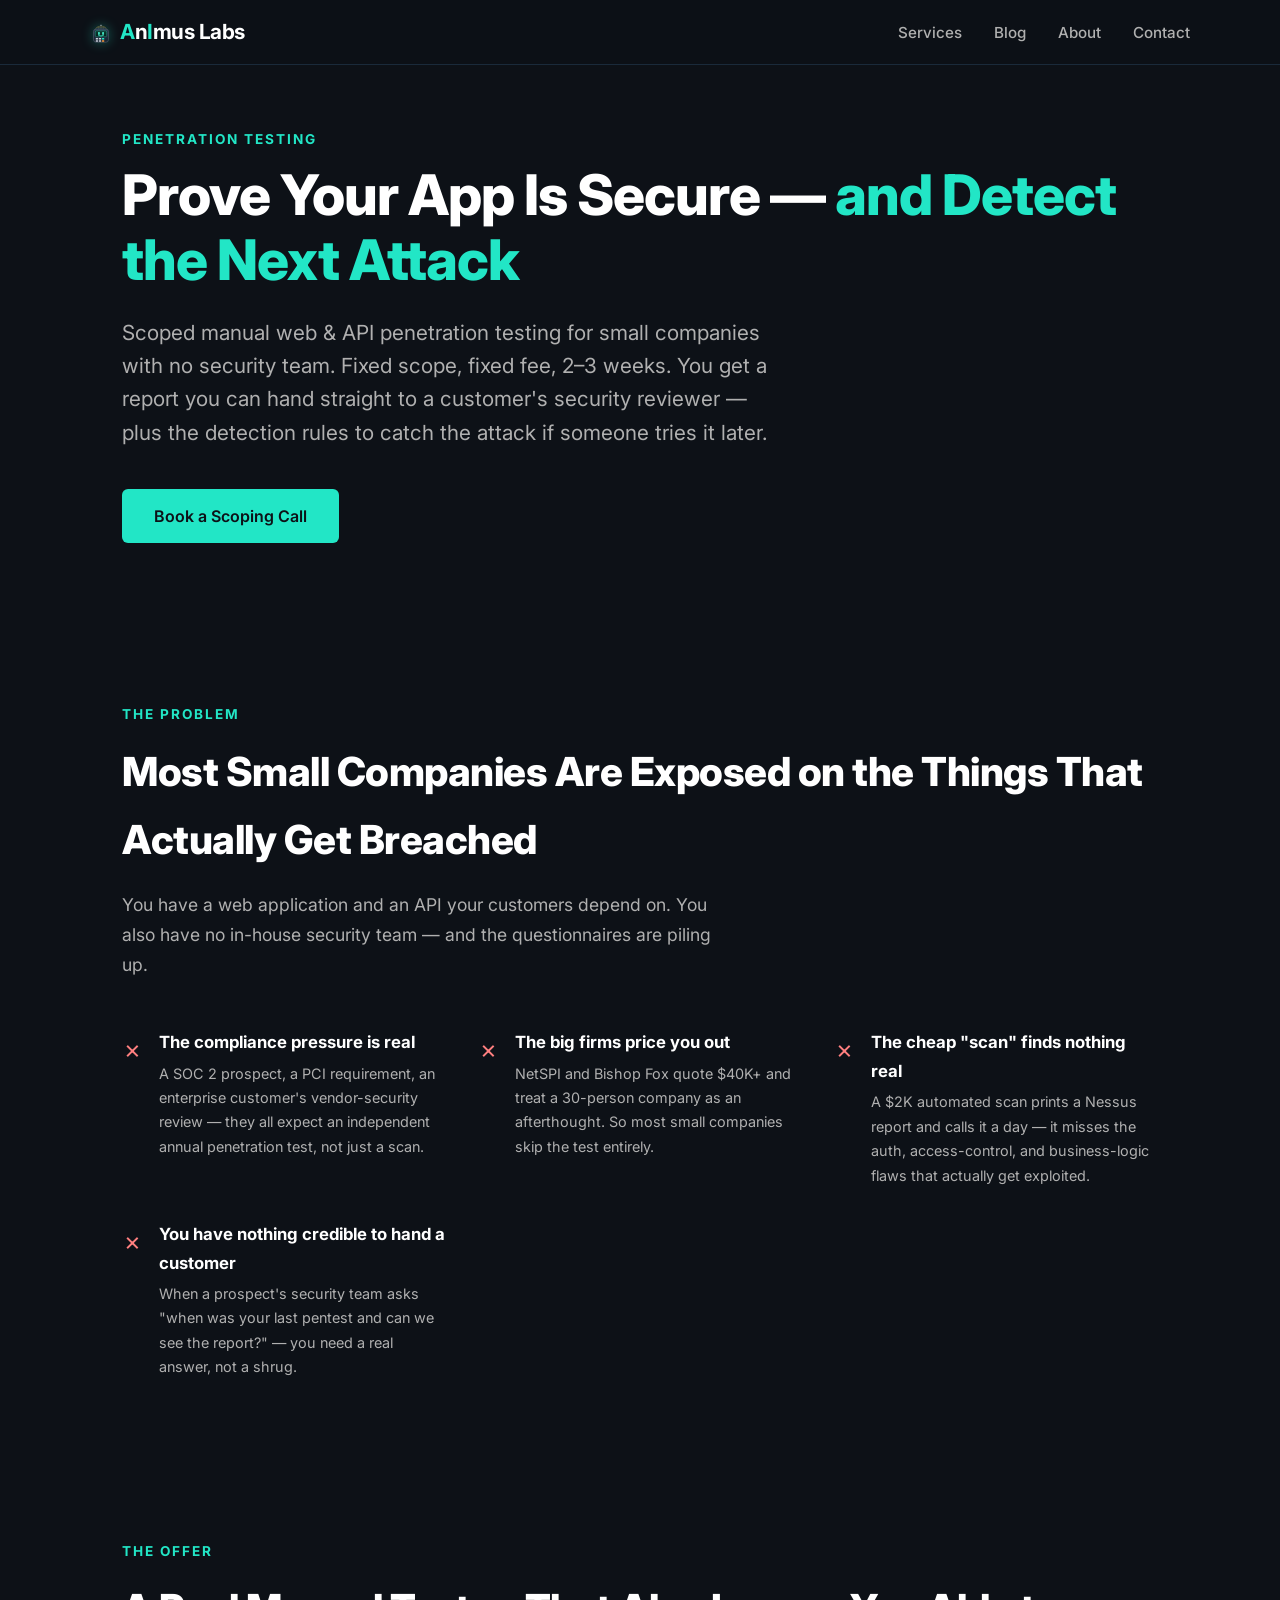
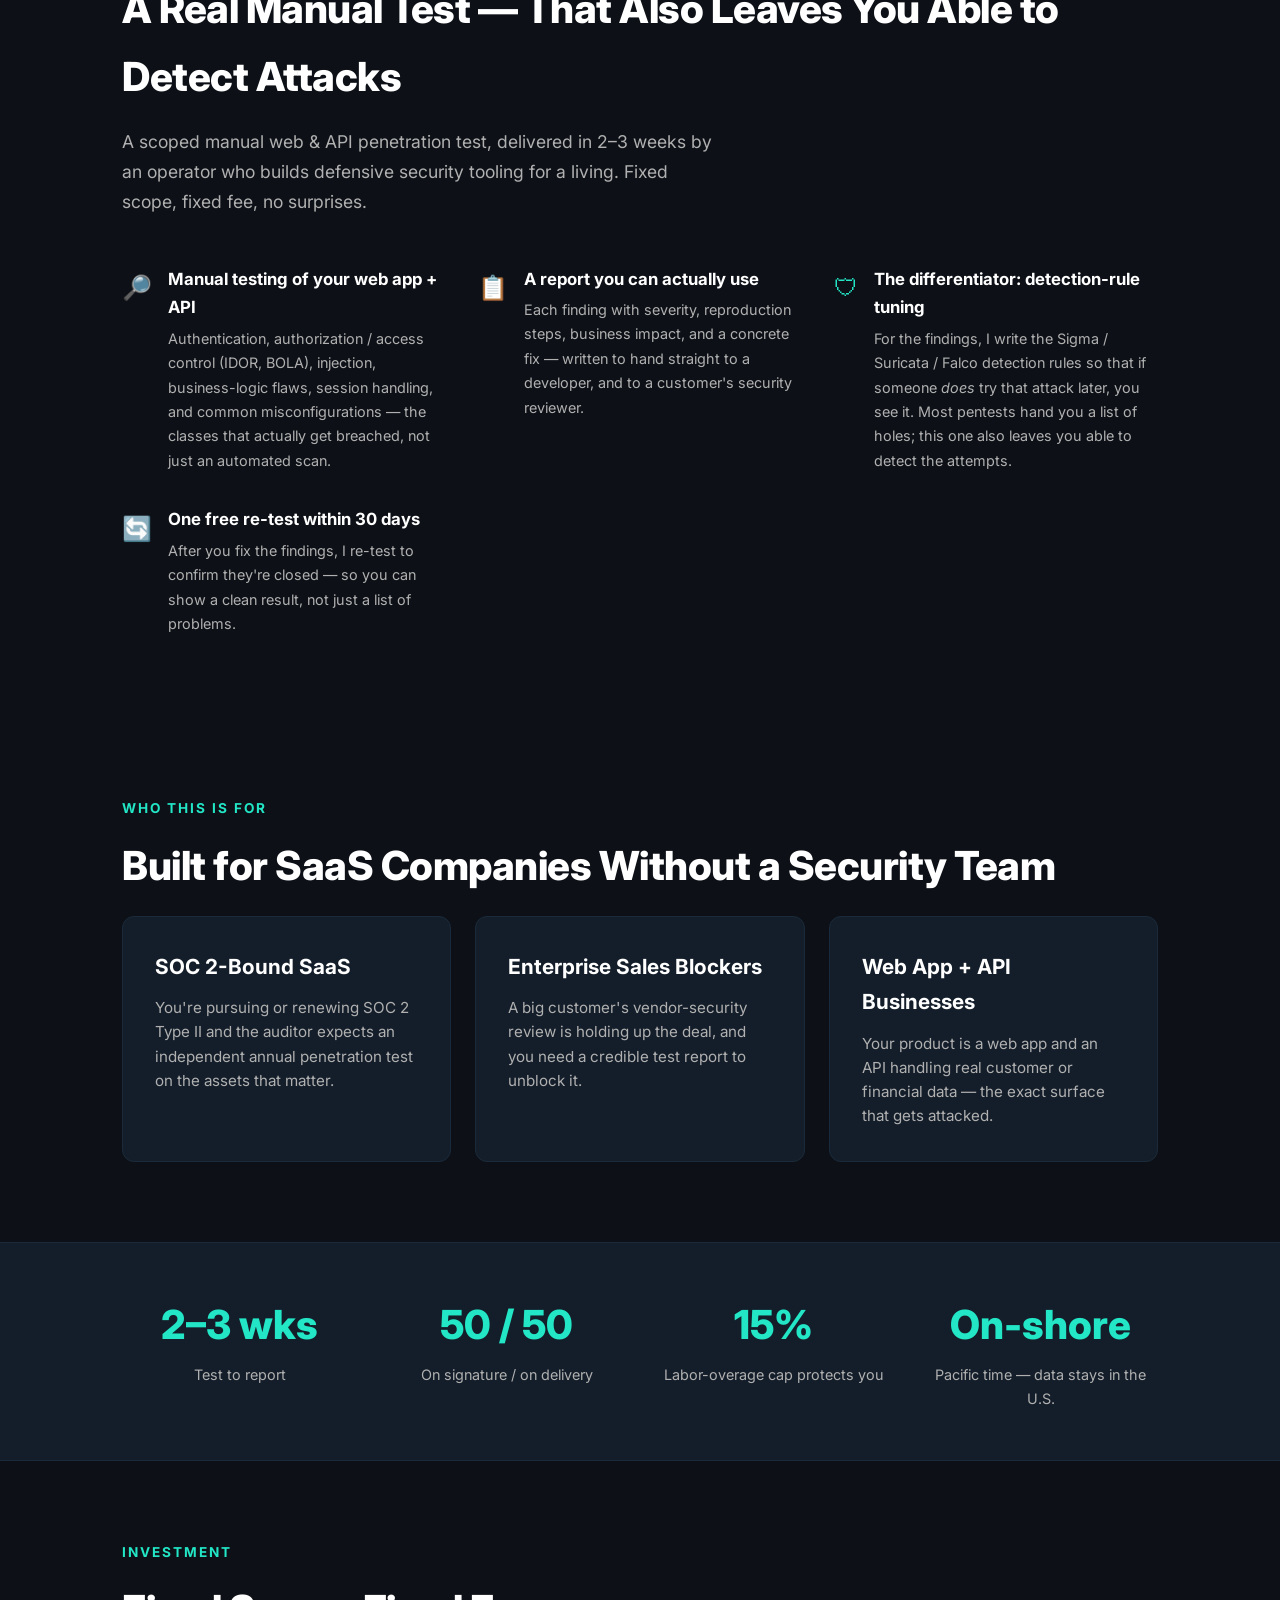
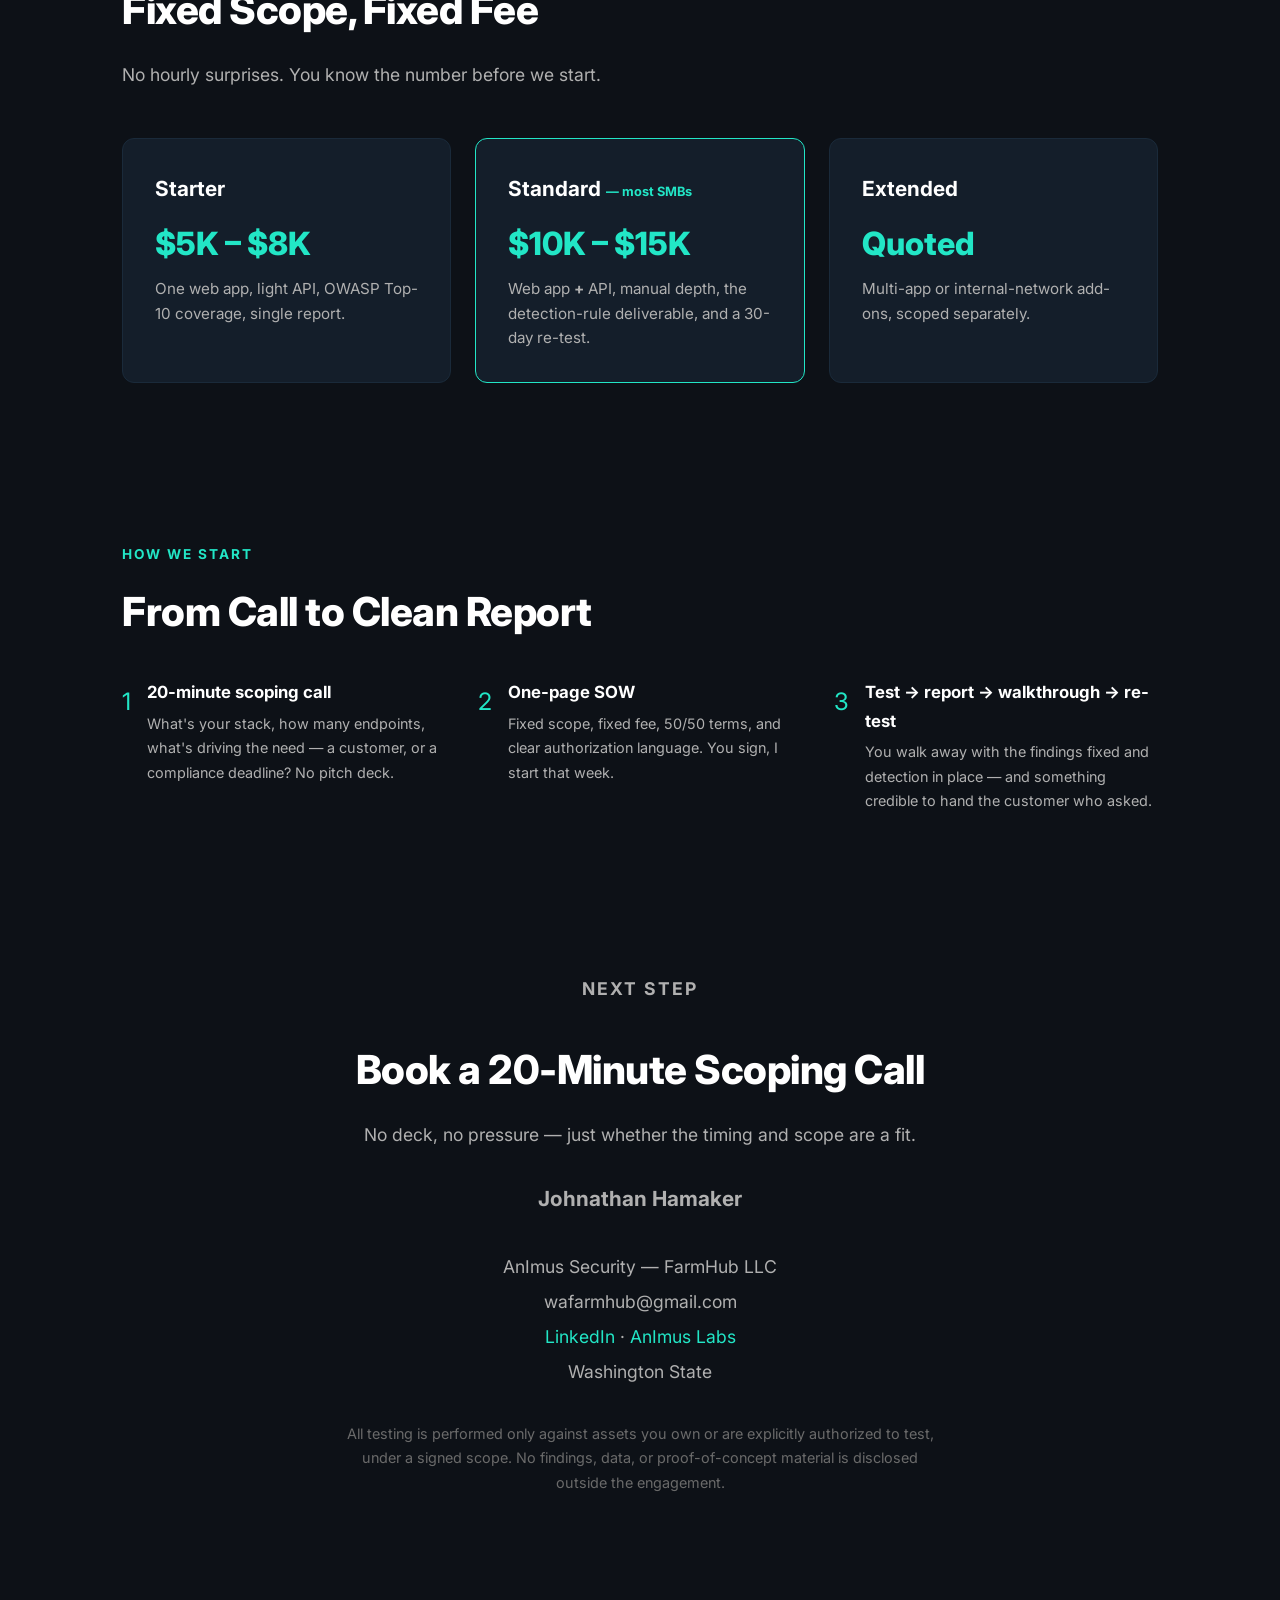
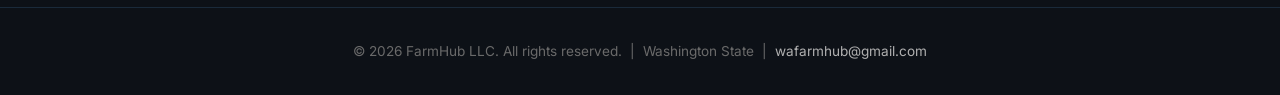
<file: security.html>
<!DOCTYPE html>
<html lang="en">
<head>
  <meta charset="UTF-8">
  <meta name="viewport" content="width=device-width, initial-scale=1.0">
  <title>Penetration Testing — Web &amp; API Security for Small Companies | AnImus Labs</title>
  <meta name="description" content="Scoped manual web & API penetration testing for SOC 2-bound small companies. Fixed scope, fixed fee, 2-3 weeks — plus Sigma/Suricata detection rules so you can see the attack later. On-shore, Pacific time.">
  <link href="https://fonts.googleapis.com/css2?family=Inter:wght@400;500;600;700;800&display=swap" rel="stylesheet">
  <link rel="stylesheet" href="style.css">
  <link rel="icon" type="image/svg+xml" href="argos-mark.svg">
</head>
<body>

<nav>
  <div class="nav-inner">
    <a href="index.html" class="logo"><img src="argos-mark.svg" class="logo-mark" alt="Argos"><span>A</span>n<span>I</span>mus Labs</a>
    <button class="nav-toggle" onclick="document.querySelector('nav ul').classList.toggle('open')">&#9776;</button>
    <ul>
      <li><a href="index.html#services">Services</a></li>
      <li><a href="blog.html">Blog</a></li>
      <li><a href="index.html#about">About</a></li>
      <li><a href="index.html#contact">Contact</a></li>
    </ul>
  </div>
</nav>

<div class="hero" style="min-height: 60vh;">
  <p class="section-label">Penetration Testing</p>
  <h1>Prove Your App Is Secure — <span class="highlight">and Detect the Next Attack</span></h1>
  <p class="subtitle">Scoped manual web &amp; API penetration testing for small companies with no security team. Fixed scope, fixed fee, 2&ndash;3 weeks. You get a report you can hand straight to a customer's security reviewer &mdash; plus the detection rules to catch the attack if someone tries it later.</p>
  <div class="cta-row">
    <a href="#contact" class="btn btn-primary">Book a Scoping Call</a>
  </div>
</div>

<section>
  <p class="section-label">The Problem</p>
  <h2>Most Small Companies Are Exposed on the Things That Actually Get Breached</h2>
  <p class="section-desc">You have a web application and an API your customers depend on. You also have no in-house security team &mdash; and the questionnaires are piling up.</p>
  <div class="features-list">
    <div class="feature">
      <div class="icon" style="color: var(--red-soft);">&#10007;</div>
      <div>
        <h4>The compliance pressure is real</h4>
        <p>A SOC 2 prospect, a PCI requirement, an enterprise customer's vendor-security review &mdash; they all expect an independent annual penetration test, not just a scan.</p>
      </div>
    </div>
    <div class="feature">
      <div class="icon" style="color: var(--red-soft);">&#10007;</div>
      <div>
        <h4>The big firms price you out</h4>
        <p>NetSPI and Bishop Fox quote $40K+ and treat a 30-person company as an afterthought. So most small companies skip the test entirely.</p>
      </div>
    </div>
    <div class="feature">
      <div class="icon" style="color: var(--red-soft);">&#10007;</div>
      <div>
        <h4>The cheap "scan" finds nothing real</h4>
        <p>A $2K automated scan prints a Nessus report and calls it a day &mdash; it misses the auth, access-control, and business-logic flaws that actually get exploited.</p>
      </div>
    </div>
    <div class="feature">
      <div class="icon" style="color: var(--red-soft);">&#10007;</div>
      <div>
        <h4>You have nothing credible to hand a customer</h4>
        <p>When a prospect's security team asks "when was your last pentest and can we see the report?" &mdash; you need a real answer, not a shrug.</p>
      </div>
    </div>
  </div>
</section>

<section>
  <p class="section-label">The Offer</p>
  <h2>A Real Manual Test &mdash; That Also Leaves You Able to Detect Attacks</h2>
  <p class="section-desc">A scoped manual web &amp; API penetration test, delivered in 2&ndash;3 weeks by an operator who builds defensive security tooling for a living. Fixed scope, fixed fee, no surprises.</p>
  <div class="features-list">
    <div class="feature">
      <div class="icon" style="color: var(--cyan);">&#128270;</div>
      <div>
        <h4>Manual testing of your web app + API</h4>
        <p>Authentication, authorization / access control (IDOR, BOLA), injection, business-logic flaws, session handling, and common misconfigurations &mdash; the classes that actually get breached, not just an automated scan.</p>
      </div>
    </div>
    <div class="feature">
      <div class="icon" style="color: var(--cyan);">&#128203;</div>
      <div>
        <h4>A report you can actually use</h4>
        <p>Each finding with severity, reproduction steps, business impact, and a concrete fix &mdash; written to hand straight to a developer, and to a customer's security reviewer.</p>
      </div>
    </div>
    <div class="feature">
      <div class="icon" style="color: var(--cyan);">&#128737;</div>
      <div>
        <h4>The differentiator: detection-rule tuning</h4>
        <p>For the findings, I write the Sigma / Suricata / Falco detection rules so that if someone <em>does</em> try that attack later, you see it. Most pentests hand you a list of holes; this one also leaves you able to detect the attempts.</p>
      </div>
    </div>
    <div class="feature">
      <div class="icon" style="color: var(--cyan);">&#128260;</div>
      <div>
        <h4>One free re-test within 30 days</h4>
        <p>After you fix the findings, I re-test to confirm they're closed &mdash; so you can show a clean result, not just a list of problems.</p>
      </div>
    </div>
  </div>
</section>

<section>
  <p class="section-label">Who This Is For</p>
  <h2>Built for SaaS Companies Without a Security Team</h2>
  <div class="services-grid">
    <div class="service-card">
      <h3>SOC 2-Bound SaaS</h3>
      <p>You're pursuing or renewing SOC 2 Type II and the auditor expects an independent annual penetration test on the assets that matter.</p>
    </div>
    <div class="service-card">
      <h3>Enterprise Sales Blockers</h3>
      <p>A big customer's vendor-security review is holding up the deal, and you need a credible test report to unblock it.</p>
    </div>
    <div class="service-card">
      <h3>Web App + API Businesses</h3>
      <p>Your product is a web app and an API handling real customer or financial data &mdash; the exact surface that gets attacked.</p>
    </div>
  </div>
</section>

<div class="proof-bar">
  <div class="proof-inner">
    <div class="proof-stat">
      <div class="number">2&ndash;3 wks</div>
      <div class="label">Test to report</div>
    </div>
    <div class="proof-stat">
      <div class="number">50 / 50</div>
      <div class="label">On signature / on delivery</div>
    </div>
    <div class="proof-stat">
      <div class="number">15%</div>
      <div class="label">Labor-overage cap protects you</div>
    </div>
    <div class="proof-stat">
      <div class="number">On-shore</div>
      <div class="label">Pacific time &mdash; data stays in the U.S.</div>
    </div>
  </div>
</div>

<section>
  <p class="section-label">Investment</p>
  <h2>Fixed Scope, Fixed Fee</h2>
  <p class="section-desc">No hourly surprises. You know the number before we start.</p>
  <div class="services-grid">
    <div class="service-card">
      <h3>Starter</h3>
      <p style="font-size: 2rem; color: var(--cyan); font-weight: 800; margin-bottom: 0.5rem;">$5K &ndash; $8K</p>
      <p>One web app, light API, OWASP Top-10 coverage, single report.</p>
    </div>
    <div class="service-card" style="border-color: var(--cyan);">
      <h3>Standard <span style="color: var(--cyan); font-size: 0.8rem;">&mdash; most SMBs</span></h3>
      <p style="font-size: 2rem; color: var(--cyan); font-weight: 800; margin-bottom: 0.5rem;">$10K &ndash; $15K</p>
      <p>Web app <strong>+</strong> API, manual depth, the detection-rule deliverable, and a 30-day re-test.</p>
    </div>
    <div class="service-card">
      <h3>Extended</h3>
      <p style="font-size: 2rem; color: var(--cyan); font-weight: 800; margin-bottom: 0.5rem;">Quoted</p>
      <p>Multi-app or internal-network add-ons, scoped separately.</p>
    </div>
  </div>
</section>

<section>
  <p class="section-label">How We Start</p>
  <h2>From Call to Clean Report</h2>
  <div class="features-list">
    <div class="feature">
      <div class="icon" style="color: var(--cyan);">1</div>
      <div>
        <h4>20-minute scoping call</h4>
        <p>What's your stack, how many endpoints, what's driving the need &mdash; a customer, or a compliance deadline? No pitch deck.</p>
      </div>
    </div>
    <div class="feature">
      <div class="icon" style="color: var(--cyan);">2</div>
      <div>
        <h4>One-page SOW</h4>
        <p>Fixed scope, fixed fee, 50/50 terms, and clear authorization language. You sign, I start that week.</p>
      </div>
    </div>
    <div class="feature">
      <div class="icon" style="color: var(--cyan);">3</div>
      <div>
        <h4>Test &rarr; report &rarr; walkthrough &rarr; re-test</h4>
        <p>You walk away with the findings fixed and detection in place &mdash; and something credible to hand the customer who asked.</p>
      </div>
    </div>
  </div>
</section>

<section id="contact" class="cta-section">
  <p class="section-label">Next Step</p>
  <h2>Book a 20-Minute Scoping Call</h2>
  <p>No deck, no pressure &mdash; just whether the timing and scope are a fit.</p>
  <p style="font-size: 1.3rem; margin-top: 1.5rem;"><strong>Johnathan Hamaker</strong></p>
  <p style="font-size: 1.1rem; color: var(--gray-light); line-height: 2;">
    AnImus Security &mdash; FarmHub LLC<br>
    wafarmhub@gmail.com<br>
    <a href="https://www.linkedin.com/in/johnathan-hamaker-a85039198" target="_blank">LinkedIn</a> &middot; <a href="index.html">AnImus Labs</a><br>
    Washington State
  </p>
  <p style="margin-top: 1.5rem; color: var(--gray-dark); font-size: 0.9rem; max-width: 600px; margin-left: auto; margin-right: auto;">
    All testing is performed only against assets you own or are explicitly authorized to test, under a signed scope. No findings, data, or proof-of-concept material is disclosed outside the engagement.
  </p>
</section>

<footer>
  <p>&copy; 2026 FarmHub LLC. All rights reserved. &nbsp;|&nbsp; Washington State &nbsp;|&nbsp; <a href="mailto:wafarmhub@gmail.com">wafarmhub@gmail.com</a></p>
</footer>

</body>
</html>
</file>
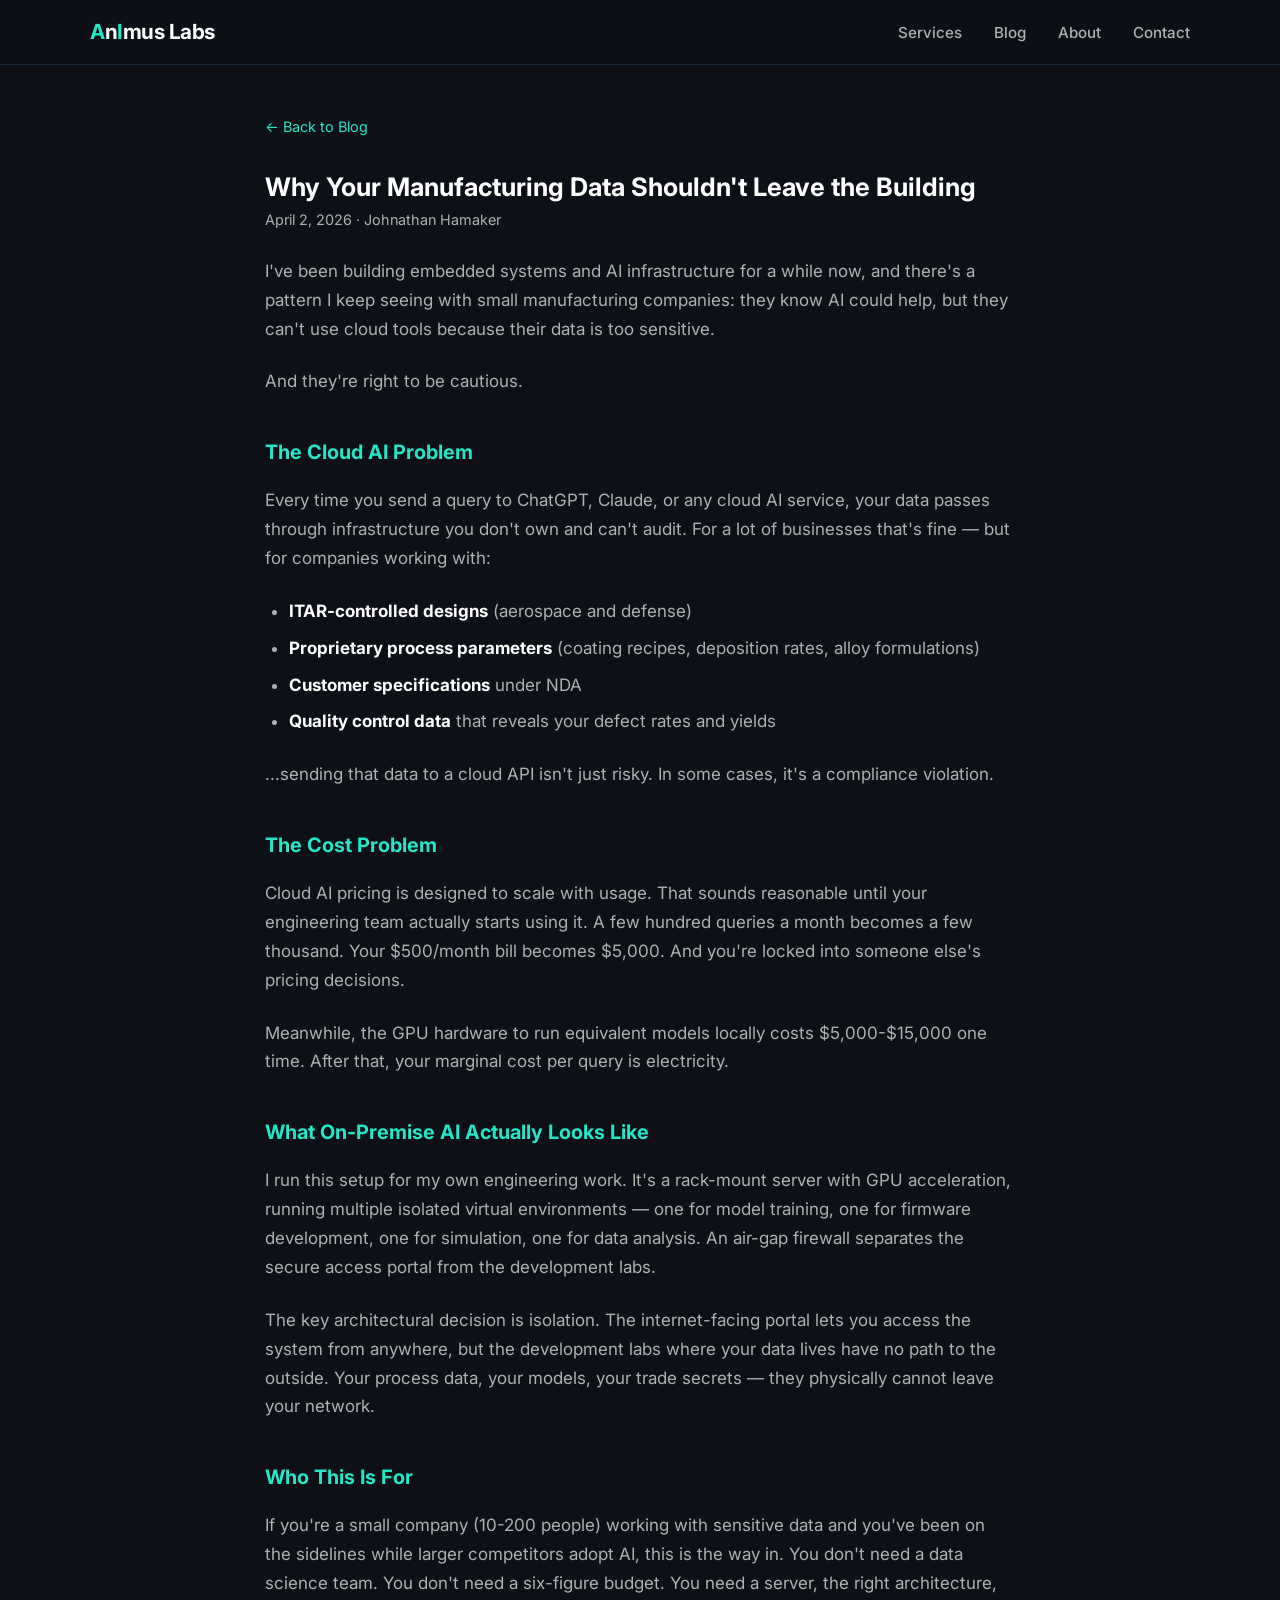
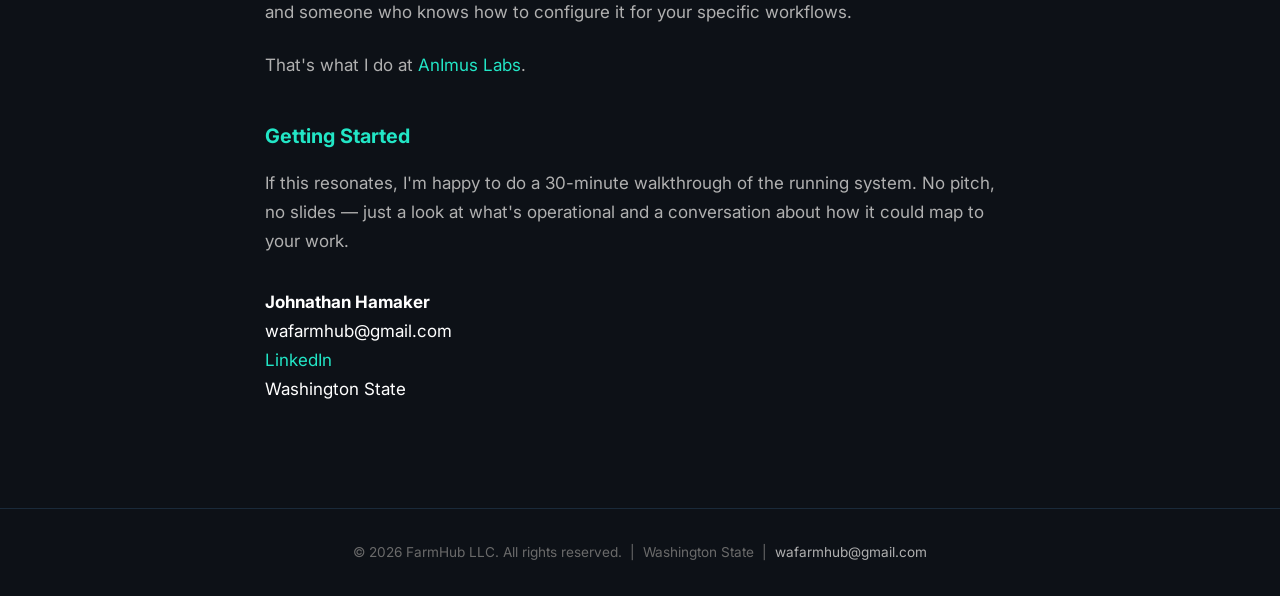
<file: posts/2026-04-02-why-your-data-shouldnt-leave-the-building.html>
<!DOCTYPE html>
<html lang="en">
<head>
  <meta charset="UTF-8">
  <meta name="viewport" content="width=device-width, initial-scale=1.0">
  <title>Why Your Manufacturing Data Shouldn't Leave the Building — AnImus Labs</title>
  <meta name="description" content="Cloud AI sends your trade secrets through someone else's servers. Here's why on-premise AI is the answer for manufacturing and defense.">
  <link href="https://fonts.googleapis.com/css2?family=Inter:wght@400;500;600;700;800&display=swap" rel="stylesheet">
  <link rel="stylesheet" href="../style.css">
  <style>
    .post-body { max-width: 750px; margin: 0 auto; }
    .post-body p { margin-bottom: 1.5rem; color: var(--gray-light); }
    .post-body h3 { color: var(--cyan); margin-top: 2.5rem; margin-bottom: 1rem; }
    .post-body strong { color: var(--white); }
    .post-body ul { color: var(--gray-light); margin-bottom: 1.5rem; padding-left: 1.5rem; }
    .post-body li { margin-bottom: 0.5rem; }
    .post-meta { color: var(--gray-dark); font-size: 0.9rem; margin-bottom: 2rem; }
  </style>
</head>
<body>

<nav>
  <div class="nav-inner">
    <a href="../index.html" class="logo"><span>A</span>n<span>I</span>mus Labs</a>
    <button class="nav-toggle" onclick="document.querySelector('nav ul').classList.toggle('open')">&#9776;</button>
    <ul>
      <li><a href="../index.html#services">Services</a></li>
      <li><a href="../blog.html">Blog</a></li>
      <li><a href="../index.html#about">About</a></li>
      <li><a href="../index.html#contact">Contact</a></li>
    </ul>
  </div>
</nav>

<section style="padding-top: 7rem;">
  <div class="post-body">
    <a href="../blog.html" style="color: var(--cyan); font-size: 0.9rem;">&larr; Back to Blog</a>
    <h1 style="margin-top: 1.5rem;">Why Your Manufacturing Data Shouldn't Leave the Building</h1>
    <p class="post-meta">April 2, 2026 &middot; Johnathan Hamaker</p>

    <p>I've been building embedded systems and AI infrastructure for a while now, and there's a pattern I keep seeing with small manufacturing companies: they know AI could help, but they can't use cloud tools because their data is too sensitive.</p>

    <p>And they're right to be cautious.</p>

    <h3>The Cloud AI Problem</h3>

    <p>Every time you send a query to ChatGPT, Claude, or any cloud AI service, your data passes through infrastructure you don't own and can't audit. For a lot of businesses that's fine — but for companies working with:</p>

    <ul>
      <li><strong>ITAR-controlled designs</strong> (aerospace and defense)</li>
      <li><strong>Proprietary process parameters</strong> (coating recipes, deposition rates, alloy formulations)</li>
      <li><strong>Customer specifications</strong> under NDA</li>
      <li><strong>Quality control data</strong> that reveals your defect rates and yields</li>
    </ul>

    <p>...sending that data to a cloud API isn't just risky. In some cases, it's a compliance violation.</p>

    <h3>The Cost Problem</h3>

    <p>Cloud AI pricing is designed to scale with usage. That sounds reasonable until your engineering team actually starts using it. A few hundred queries a month becomes a few thousand. Your $500/month bill becomes $5,000. And you're locked into someone else's pricing decisions.</p>

    <p>Meanwhile, the GPU hardware to run equivalent models locally costs $5,000-$15,000 one time. After that, your marginal cost per query is electricity.</p>

    <h3>What On-Premise AI Actually Looks Like</h3>

    <p>I run this setup for my own engineering work. It's a rack-mount server with GPU acceleration, running multiple isolated virtual environments — one for model training, one for firmware development, one for simulation, one for data analysis. An air-gap firewall separates the secure access portal from the development labs.</p>

    <p>The key architectural decision is isolation. The internet-facing portal lets you access the system from anywhere, but the development labs where your data lives have no path to the outside. Your process data, your models, your trade secrets — they physically cannot leave your network.</p>

    <h3>Who This Is For</h3>

    <p>If you're a small company (10-200 people) working with sensitive data and you've been on the sidelines while larger competitors adopt AI, this is the way in. You don't need a data science team. You don't need a six-figure budget. You need a server, the right architecture, and someone who knows how to configure it for your specific workflows.</p>

    <p>That's what I do at <a href="../ai-lab.html">AnImus Labs</a>.</p>

    <h3>Getting Started</h3>

    <p>If this resonates, I'm happy to do a 30-minute walkthrough of the running system. No pitch, no slides — just a look at what's operational and a conversation about how it could map to your work.</p>

    <p style="margin-top: 2rem; color: var(--white);">
      <strong>Johnathan Hamaker</strong><br>
      wafarmhub@gmail.com<br>
      <a href="https://www.linkedin.com/in/johnathan-hamaker-a85039198">LinkedIn</a><br>
      Washington State
    </p>
  </div>
</section>

<footer>
  <p>&copy; 2026 FarmHub LLC. All rights reserved. &nbsp;|&nbsp; Washington State &nbsp;|&nbsp; <a href="mailto:wafarmhub@gmail.com">wafarmhub@gmail.com</a></p>
</footer>

</body>
</html>
</file>
<file: style.css>
/* AnImus Enterprises — Dark Navy/Cyan Theme */
:root {
  --navy: #0d1117;
  --navy-light: #141e2a;
  --navy-mid: #1a2a3a;
  --cyan: #22e6c6;        /* primary accent (retro teal) */
  --cyan-dark: #14a89a;
  --pink: #ff3d9d;       /* secondary accent (retro pink) */
  --silver: #d2d9e4;       /* glam accent (silver trim on the A/I letters) */
  --gold: #f0c850;         /* glam accent (gold — the Labs chip) */
  --white: #ffffff;
  --gray-light: #b0b0b0;
  --gray-dark: #6a6a6a;
  --red-soft: #ff8080;
  --font-main: 'Inter', -apple-system, BlinkMacSystemFont, 'Segoe UI', sans-serif;
  --font-mono: 'JetBrains Mono', 'Fira Code', monospace;
  --max-width: 1100px;
}

* { margin: 0; padding: 0; box-sizing: border-box; }

html { scroll-behavior: smooth; }

body {
  font-family: var(--font-main);
  background: var(--navy);
  color: var(--white);
  line-height: 1.7;
  font-size: 17px;
  overflow-x: hidden;
}

a { color: var(--cyan); text-decoration: none; transition: color 0.2s; }
a:hover { color: var(--white); }

/* === NAV === */
nav {
  position: fixed;
  top: 0;
  width: 100%;
  background: rgba(13, 17, 23, 0.95);
  backdrop-filter: blur(10px);
  border-bottom: 1px solid var(--navy-mid);
  z-index: 100;
  padding: 0 2rem;
}

nav .nav-inner {
  max-width: var(--max-width);
  margin: 0 auto;
  display: flex;
  justify-content: space-between;
  align-items: center;
  height: 64px;
}

nav .logo {
  font-size: 1.3rem;
  font-weight: 700;
  color: var(--white);
  letter-spacing: -0.5px;
}

nav .logo span { color: var(--cyan); }

nav .logo .logo-mark {
  width: 22px;
  height: 22px;
  vertical-align: middle;
  margin-right: 8px;
  margin-top: -2px;
  filter: drop-shadow(0 0 6px rgba(34, 230, 198, 0.35));
}

nav ul {
  list-style: none;
  display: flex;
  gap: 2rem;
}

nav ul li a {
  color: var(--gray-light);
  font-size: 0.95rem;
  font-weight: 500;
  transition: color 0.2s;
}

nav ul li a:hover { color: var(--cyan); }

/* Mobile nav */
.nav-toggle { display: none; background: none; border: none; color: var(--white); font-size: 1.5rem; cursor: pointer; }

@media (max-width: 768px) {
  .nav-toggle { display: block; }
  nav ul { display: none; flex-direction: column; position: absolute; top: 64px; left: 0; width: 100%; background: var(--navy); padding: 1rem 2rem; border-bottom: 1px solid var(--navy-mid); }
  nav ul.open { display: flex; }
}

/* === SECTIONS === */
section {
  max-width: var(--max-width);
  margin: 0 auto;
  padding: 5rem 2rem;
}

/* === HERO === */
.hero {
  min-height: 90vh;
  display: flex;
  flex-direction: column;
  justify-content: center;
  max-width: var(--max-width);
  margin: 0 auto;
  padding: 8rem 2rem 5rem;
}

.hero h1 {
  font-size: 3.5rem;
  font-weight: 800;
  line-height: 1.15;
  margin-bottom: 1.5rem;
  letter-spacing: -1px;
}

.hero h1 .highlight { color: var(--cyan); }

.hero .subtitle {
  font-size: 1.3rem;
  color: var(--gray-light);
  max-width: 650px;
  margin-bottom: 2.5rem;
  line-height: 1.6;
}

.hero .cta-row { display: flex; gap: 1rem; flex-wrap: wrap; }

.btn {
  display: inline-block;
  padding: 0.85rem 2rem;
  border-radius: 6px;
  font-weight: 600;
  font-size: 1rem;
  transition: all 0.2s;
  cursor: pointer;
  border: none;
}

.btn-primary { background: var(--cyan); color: var(--navy); }
.btn-primary:hover { background: var(--white); color: var(--navy); }

.btn-outline { background: transparent; color: var(--cyan); border: 2px solid var(--cyan); }
.btn-outline:hover { background: var(--cyan); color: var(--navy); }

/* === SECTION HEADERS === */
.section-label {
  color: var(--cyan);
  font-size: 0.85rem;
  font-weight: 700;
  text-transform: uppercase;
  letter-spacing: 2px;
  margin-bottom: 0.75rem;
}

h2 {
  font-size: 2.5rem;
  font-weight: 800;
  margin-bottom: 1rem;
  letter-spacing: -0.5px;
}

.section-desc {
  color: var(--gray-light);
  font-size: 1.1rem;
  max-width: 600px;
  margin-bottom: 3rem;
}

/* === SERVICES GRID === */
.services-grid {
  display: grid;
  grid-template-columns: repeat(auto-fit, minmax(300px, 1fr));
  gap: 1.5rem;
}

.service-card {
  background: var(--navy-light);
  border: 1px solid var(--navy-mid);
  border-radius: 12px;
  padding: 2rem;
  transition: border-color 0.2s, transform 0.2s;
}

.service-card:hover {
  border-color: var(--cyan);
  transform: translateY(-2px);
}

.service-card .icon {
  font-size: 2rem;
  margin-bottom: 1rem;
}

.service-card h3 {
  font-size: 1.3rem;
  margin-bottom: 0.75rem;
  color: var(--white);
}

.service-card p {
  color: var(--gray-light);
  font-size: 0.95rem;
  line-height: 1.6;
}

.service-card .learn-more {
  display: inline-block;
  margin-top: 1rem;
  color: var(--cyan);
  font-weight: 600;
  font-size: 0.9rem;
}

/* === FEATURES LIST === */
.features-list {
  display: grid;
  grid-template-columns: repeat(auto-fit, minmax(280px, 1fr));
  gap: 2rem;
  margin-top: 2rem;
}

.feature {
  display: flex;
  gap: 1rem;
  align-items: flex-start;
}

.feature .icon {
  font-size: 1.5rem;
  flex-shrink: 0;
  margin-top: 0.2rem;
}

.feature h4 {
  font-size: 1.05rem;
  margin-bottom: 0.3rem;
}

.feature p {
  color: var(--gray-light);
  font-size: 0.9rem;
}

/* === PROOF BAR === */
.proof-bar {
  background: var(--navy-light);
  border-top: 1px solid var(--navy-mid);
  border-bottom: 1px solid var(--navy-mid);
}

.proof-bar .proof-inner {
  max-width: var(--max-width);
  margin: 0 auto;
  padding: 3rem 2rem;
  display: grid;
  grid-template-columns: repeat(auto-fit, minmax(200px, 1fr));
  gap: 2rem;
  text-align: center;
}

.proof-stat .number {
  font-size: 2.5rem;
  font-weight: 800;
  color: var(--cyan);
}

.proof-stat .label {
  color: var(--gray-light);
  font-size: 0.9rem;
  margin-top: 0.25rem;
}

/* === ABOUT === */
.about-grid {
  display: grid;
  grid-template-columns: 1fr 1fr;
  gap: 3rem;
  align-items: start;
}

@media (max-width: 768px) {
  .about-grid { grid-template-columns: 1fr; }
}

.about-grid .credentials { list-style: none; }
.about-grid .credentials li {
  padding: 0.5rem 0;
  border-bottom: 1px solid var(--navy-mid);
  color: var(--gray-light);
}
.about-grid .credentials li strong { color: var(--white); }

/* === CTA SECTION === */
.cta-section {
  text-align: center;
  padding: 5rem 2rem;
}

.cta-section h2 { margin-bottom: 1rem; }
.cta-section p { color: var(--gray-light); margin-bottom: 2rem; font-size: 1.1rem; }

/* === FOOTER === */
footer {
  border-top: 1px solid var(--navy-mid);
  padding: 2rem;
  text-align: center;
  color: var(--gray-dark);
  font-size: 0.85rem;
}

footer a { color: var(--gray-light); }

/* === BLOG === */
.blog-post {
  border-bottom: 1px solid var(--navy-mid);
  padding: 2rem 0;
}

.blog-post:last-child { border-bottom: none; }

.blog-post .post-date {
  color: var(--gray-dark);
  font-size: 0.85rem;
  margin-bottom: 0.5rem;
}

.blog-post h2 {
  font-size: 1.6rem;
  margin-bottom: 0.75rem;
}

.blog-post h2 a { color: var(--white); }
.blog-post h2 a:hover { color: var(--cyan); }

.blog-post .post-preview {
  color: var(--gray-light);
  font-size: 1rem;
  line-height: 1.7;
  margin-bottom: 0.75rem;
}

/* === TERMINAL + STARFIELD HERO === */
.hero-stage {
  position: relative;
  height: 100vh;
  min-height: 600px;
  display: flex;
  flex-direction: column;
  align-items: center;
  justify-content: center;
  overflow: hidden;
  /* extra bottom padding lifts the title into the upper-center, seen on open */
  padding: 5rem 1.5rem 9rem;
  background: radial-gradient(ellipse at 50% 42%, #0e2436 0%, var(--navy) 72%);
}

/* the living Navicula sea — agent swarm canvas behind the copy */
.hero-stage #navicula-sea {
  position: absolute; inset: 0;
  width: 100%; height: 100%;
  z-index: 0; display: block;
}

/* drifting star layers (parallax) */
.hero-stage .stars,
.hero-stage .stars2,
.hero-stage .stars3 {
  position: absolute;
  top: -100%; left: 0; right: 0; bottom: 0;
  height: 200%;
  pointer-events: none;
  z-index: 0;
}
.hero-stage .stars {
  background-image:
    radial-gradient(1px 1px at 20px 30px, #ffffff, transparent),
    radial-gradient(1px 1px at 120px 90px, #d7f3ff, transparent),
    radial-gradient(1px 1px at 200px 160px, #ffffff, transparent),
    radial-gradient(1.5px 1.5px at 80px 200px, #bfe9ff, transparent),
    radial-gradient(1px 1px at 300px 60px, #ffffff, transparent);
  background-size: 350px 350px;
  animation: drift 120s linear infinite;
  opacity: 0.7;
}
.hero-stage .stars2 {
  background-image:
    radial-gradient(1.5px 1.5px at 50px 80px, #ffffff, transparent),
    radial-gradient(1px 1px at 180px 40px, #cfeeff, transparent),
    radial-gradient(2px 2px at 260px 220px, #ffffff, transparent),
    radial-gradient(1px 1px at 340px 140px, #a9def7, transparent);
  background-size: 500px 500px;
  animation: drift 80s linear infinite;
  opacity: 0.55;
}
.hero-stage .stars3 {
  background-image:
    radial-gradient(2px 2px at 90px 120px, #ffffff, transparent),
    radial-gradient(2.5px 2.5px at 280px 300px, #e9f8ff, transparent);
  background-size: 700px 700px;
  animation: drift 55s linear infinite;
  opacity: 0.5;
}
@keyframes drift { from { transform: translateY(0); } to { transform: translateY(50%); } }

/* pink/teal sparkles */
.hero-stage .spark {
  position: absolute;
  z-index: 1;
  color: var(--cyan);
  font-size: 1rem;
  opacity: 0.5;
  animation: twinkle 3.2s ease-in-out infinite;
  pointer-events: none;
}
.hero-stage .spark.pink { color: var(--pink); }
.hero-stage .spark.silver { color: var(--silver); }
@keyframes twinkle { 0%,100% { opacity: 0.15; transform: scale(0.8); } 50% { opacity: 1; transform: scale(1.15); } }

/* creative, glowing brand wordmark (the graphic centerpiece) */
.hero-stage .brandmark {
  position: relative; z-index: 2;
  font-family: var(--font-main);
  display: flex; align-items: center; justify-content: center;
  flex-wrap: wrap; gap: 0.3em;
  line-height: 1; margin-bottom: 1.6rem;
}
/* "AnImus" — big white→cyan gradient letters with a soft glow */
.hero-stage .brandmark .word {
  font-size: clamp(3.6rem, 13vw, 7.5rem);
  font-weight: 800; letter-spacing: -2.5px;
  background: linear-gradient(180deg, #ffffff 0%, #b8fff3 52%, var(--cyan) 100%);
  -webkit-background-clip: text; background-clip: text;
  -webkit-text-fill-color: transparent;
  filter: drop-shadow(0 0 28px rgba(34,230,198,0.45));
}
/* the hidden "AI" in AnImus — pink neon letters with a silver glam outline */
.hero-stage .brandmark .word .ai {
  -webkit-text-fill-color: var(--pink);
  color: var(--pink);
  -webkit-text-stroke: 1.5px var(--silver);
  text-shadow: 0 0 28px rgba(255,61,157,0.85);
  padding: 0 0.06em;
}
/* embed a small infinity ∞ in the apex negative-space of the lambda A */
.hero-stage .brandmark .word .ai:not(.pink) { position: relative; }
.hero-stage .brandmark .word .ai:not(.pink)::after {
  content: "\221E";
  position: absolute;
  left: 50%; top: 60%;
  transform: translate(-50%, -50%);
  font-size: 0.30em;
  font-weight: 700;
  color: var(--gold);
  -webkit-text-fill-color: var(--gold);
  -webkit-text-stroke: 0;
  text-shadow: 0 0 8px rgba(240,200,80,0.9);
  pointer-events: none;
}
/* "Labs" — a glowing monospace chip/badge (the computer-product touch) */
.hero-stage .brandmark .labs {
  position: relative;
  align-self: center;
  font-family: var(--font-mono);
  font-size: clamp(1rem, 3.2vw, 2rem);
  font-weight: 700; letter-spacing: 1.5px;
  color: var(--gold);
  background: rgba(240,200,80,0.08);
  border: 1.5px solid rgba(240,200,80,0.55);
  border-radius: 10px;
  padding: 0.22em 0.5em;
  box-shadow: 0 0 26px rgba(240,200,80,0.2), inset 0 0 18px rgba(240,200,80,0.07);
}

/* Argos — the keeper who carries the light and guides the visitor.
   The whole guide group is moved by the sim script (follows the sun/cursor). */
.hero-stage .argos-guide {
  position: absolute;
  top: 0; left: 0;
  z-index: 3;
  pointer-events: none;
  will-change: transform;
  display: flex;
  flex-direction: column;
  align-items: center;
}
.hero-stage .argos-figure {
  width: clamp(90px, 12vw, 150px);
  height: auto;
  filter: drop-shadow(0 0 22px rgba(34, 230, 198, 0.5));
}
.hero-stage .argos-bubble {
  pointer-events: auto;
  max-width: 220px;
  margin-bottom: 8px;
  background: rgba(13, 17, 23, 0.88);
  border: 1px solid var(--cyan);
  color: #eafff9;
  font-size: 0.82rem;
  line-height: 1.45;
  padding: 0.55rem 0.75rem;
  border-radius: 12px;
  box-shadow: 0 0 18px rgba(34, 230, 198, 0.28);
  opacity: 0;
  transform: translateY(6px);
  transition: opacity 0.45s, transform 0.45s;
  text-align: center;
}
.hero-stage .argos-bubble.show { opacity: 1; transform: translateY(0); }
.hero-stage .argos-bubble a { color: var(--cyan); font-weight: 700; }

/* highlighted letter in the Navicula wordmark — its light */
.hero-stage .brandmark .word .lit {
  -webkit-text-fill-color: var(--cyan);
  color: var(--cyan);
  text-shadow: 0 0 26px rgba(34, 230, 198, 0.95);
}

/* hero caption that turns the art into the proof */
.hero-stage .hero-caption {
  font-size: 0.9rem;
  color: var(--gray-light);
  max-width: 540px;
  margin: 0 auto 1.6rem;
  opacity: 0.92;
}
.hero-stage .hero-caption strong { color: var(--cyan); }
.hero-stage .hero-caption .dot {
  display: inline-block;
  width: 8px; height: 8px;
  border-radius: 50%;
  background: var(--cyan);
  box-shadow: 0 0 10px var(--cyan);
  margin-right: 6px;
  vertical-align: middle;
}

/* hero copy below terminal */
.hero-stage .hero-copy { position: relative; z-index: 2; text-align: center; margin-top: 0; width: 100%; max-width: 720px; }
/* glow halo so the cursor-light visibly "enlightens" the title */
.hero-stage .hero-copy::before {
  content: '';
  position: absolute;
  left: 50%; top: 46%;
  transform: translate(-50%, -50%);
  width: 130%; height: 150%;
  z-index: -1;
  background: radial-gradient(ellipse at center, rgba(34, 230, 198, 0.18) 0%, rgba(34, 230, 198, 0) 62%);
  pointer-events: none;
}
.hero-stage .hero-copy h1 { overflow-wrap: break-word; }
.hero-stage .hero-copy h1 { font-size: 2.7rem; font-weight: 800; line-height: 1.15; letter-spacing: -1px; margin-bottom: 1rem; }
.hero-stage .hero-copy h1 .highlight { color: var(--cyan); }
.hero-stage .hero-copy .subtitle { font-size: 1.2rem; color: var(--gray-light); margin: 0 auto 2rem; line-height: 1.6; }
.hero-stage .hero-copy .cta-row { justify-content: center; }

/* === RESPONSIVE === */
@media (max-width: 768px) {
  .hero h1 { font-size: 2.2rem; }
  h2 { font-size: 1.8rem; }
  .hero { min-height: 70vh; padding-top: 6rem; }
  section { padding: 3rem 1.5rem; }
  .hero-stage { min-height: 84vh; padding-top: 6rem; }
  .hero-stage .brandmark .word { font-size: clamp(2.4rem, 11vw, 7.5rem); }
  .hero-stage .hero-copy h1 { font-size: 2rem; }
  .hero-stage .hero-copy h1 .dt-break { display: none; }
  .hero-stage .eyebrow { font-size: 0.75rem; letter-spacing: 2px; }
}

/* === ROI SANDBOX — "The AI Bill Trap" === */
.roi-wrap {
  display: grid;
  grid-template-columns: 300px 1fr;
  gap: 1.5rem;
  align-items: start;
}
@media (max-width: 768px) { .roi-wrap { grid-template-columns: 1fr; } }

.roi-controls {
  background: var(--navy-light);
  border: 1px solid var(--navy-mid);
  border-radius: 12px;
  padding: 1.5rem;
}
.roi-controls label {
  display: block;
  font-size: 0.9rem;
  color: var(--gray-light);
  margin-bottom: 1.5rem;
}
.roi-controls label:last-child { margin-bottom: 0; }
.roi-controls .roi-out { float: right; color: var(--cyan); font-weight: 700; }
.roi-controls input[type=range] { width: 100%; margin-top: 0.7rem; accent-color: var(--cyan); }

.roi-viz {
  background: var(--navy-light);
  border: 1px solid var(--navy-mid);
  border-radius: 12px;
  padding: 1.5rem;
}
#roi-chart { width: 100%; height: 240px; display: block; }
.roi-result { margin-top: 1rem; font-size: 0.95rem; line-height: 1.6; color: var(--gray-light); }
.roi-result p { margin-bottom: 0.5rem; }
.roi-result .big { font-size: 1.5rem; font-weight: 800; color: var(--cyan); }
.roi-result .warn { color: var(--red-soft); font-weight: 700; }

.roi-punch { text-align: center; font-size: 1.4rem; font-weight: 700; margin-top: 2.5rem; }
.roi-punch .highlight { color: var(--cyan); }

/* === SINGLE-CTA "Start the Experience" === */
.btn-xl {
  font-size: 1.15rem;
  padding: 1rem 2.6rem;
  box-shadow: 0 0 30px rgba(34, 230, 198, 0.4);
}

/* When the journey starts, Argos detaches into a fixed travelling guide */
.argos-guide.fixed {
  position: fixed;
  left: auto; right: 18px; bottom: 18px; top: auto;
  transform: none !important;
  z-index: 60;
  align-items: flex-end;
}
.argos-guide.fixed .argos-figure { width: clamp(68px, 9vw, 104px); }
.argos-guide.fixed .argos-bubble { max-width: 240px; }
</file>
